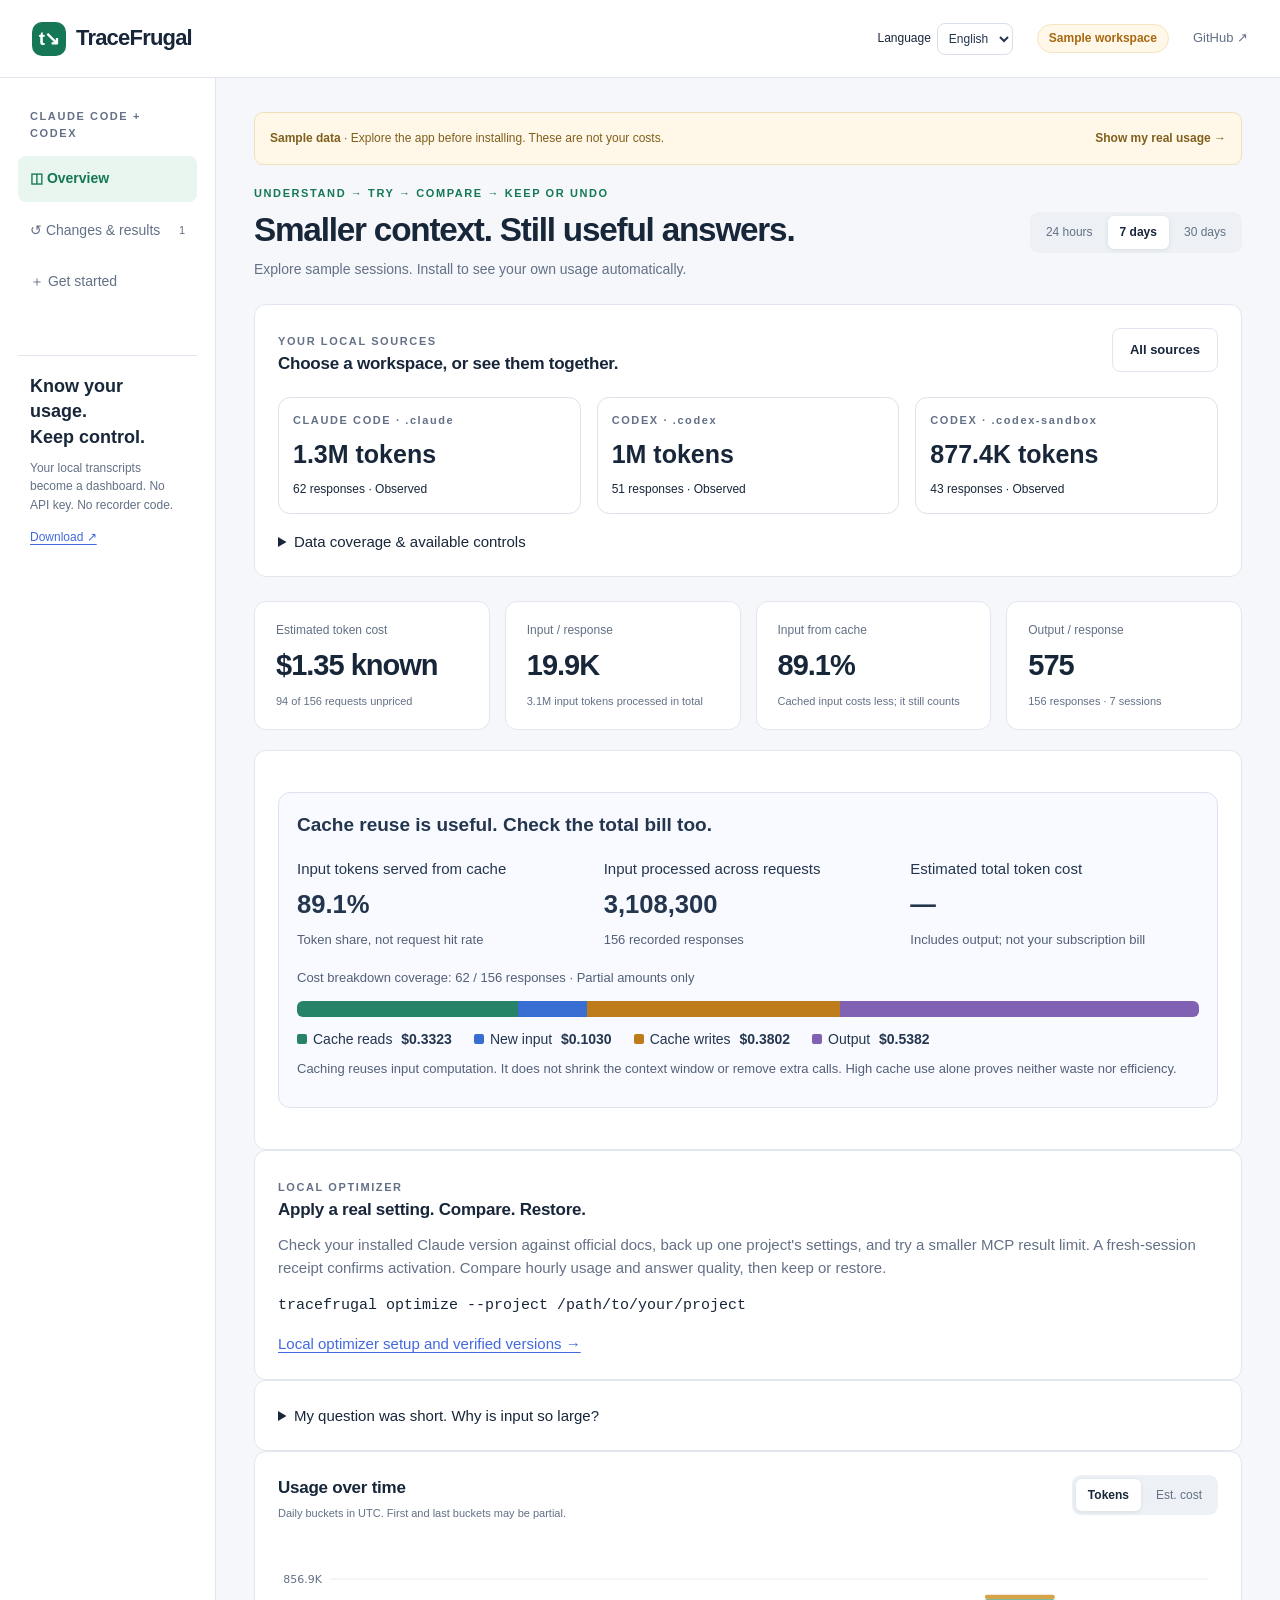
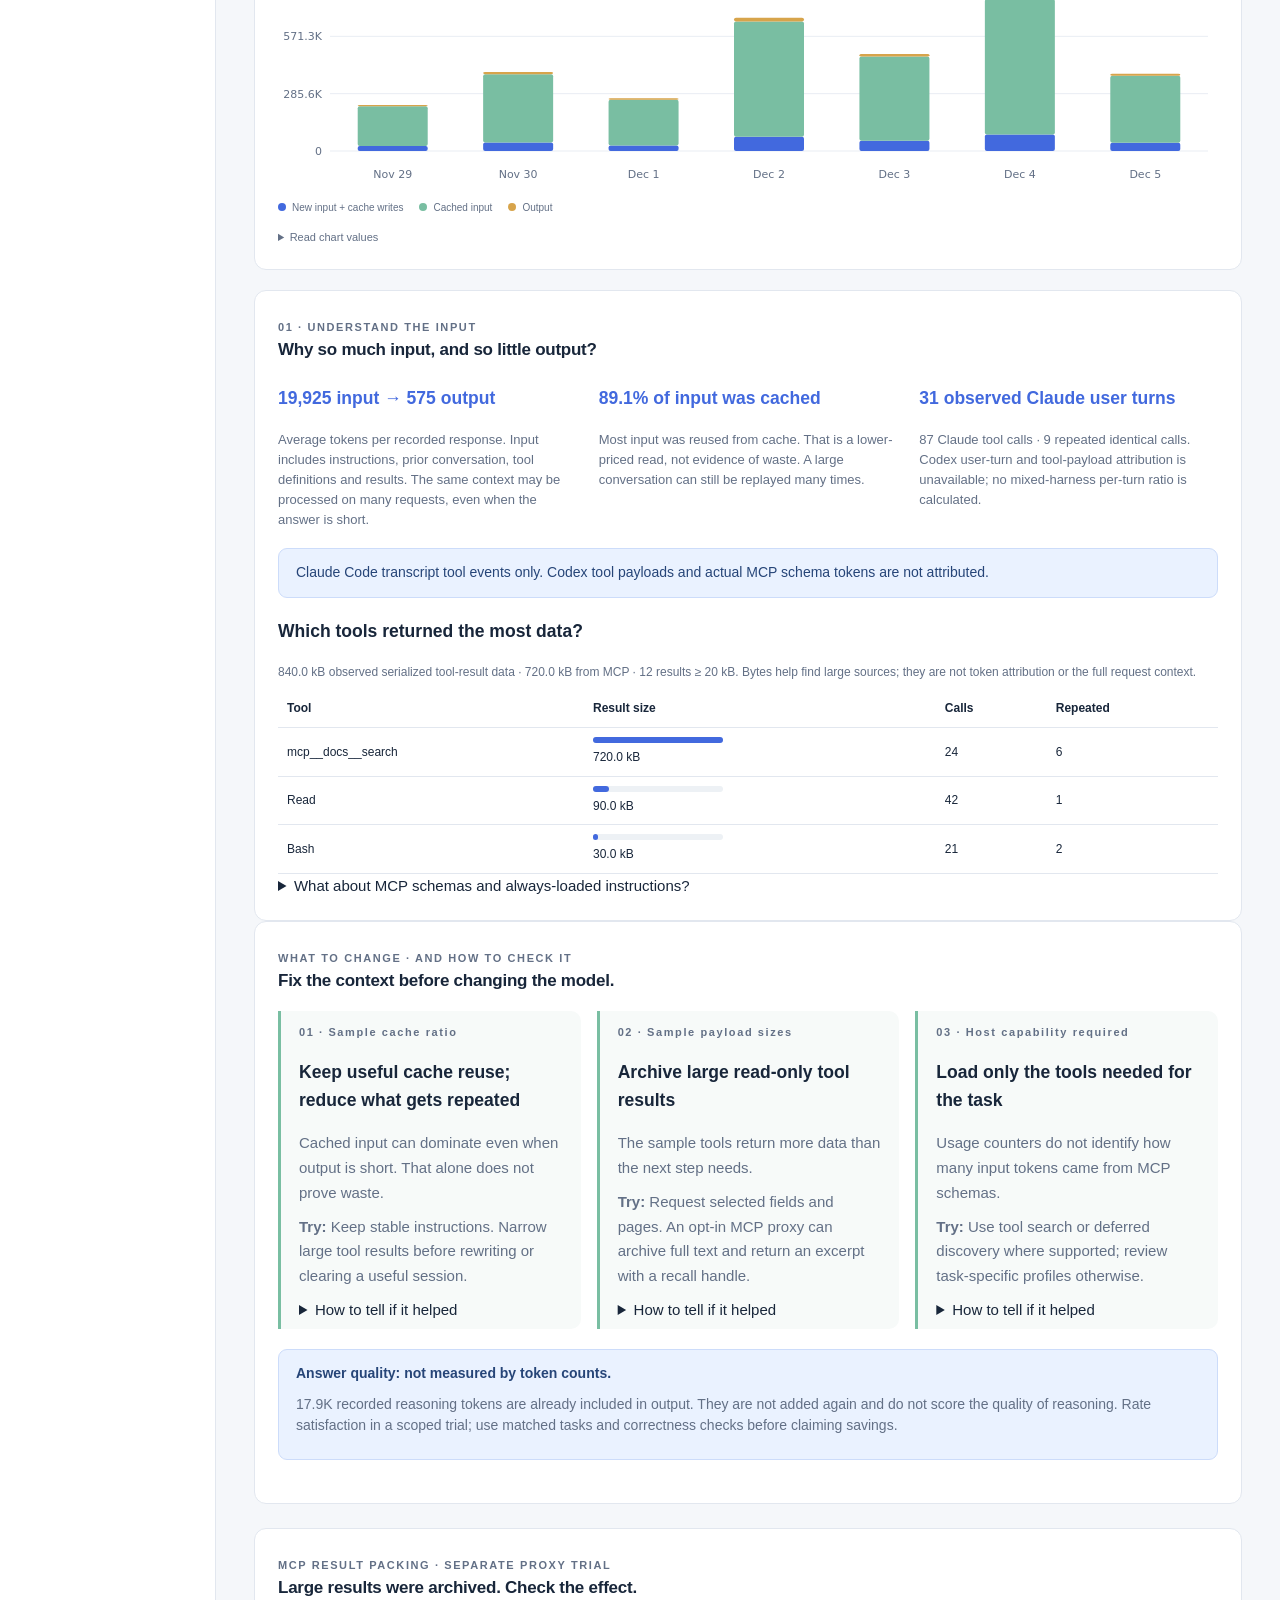
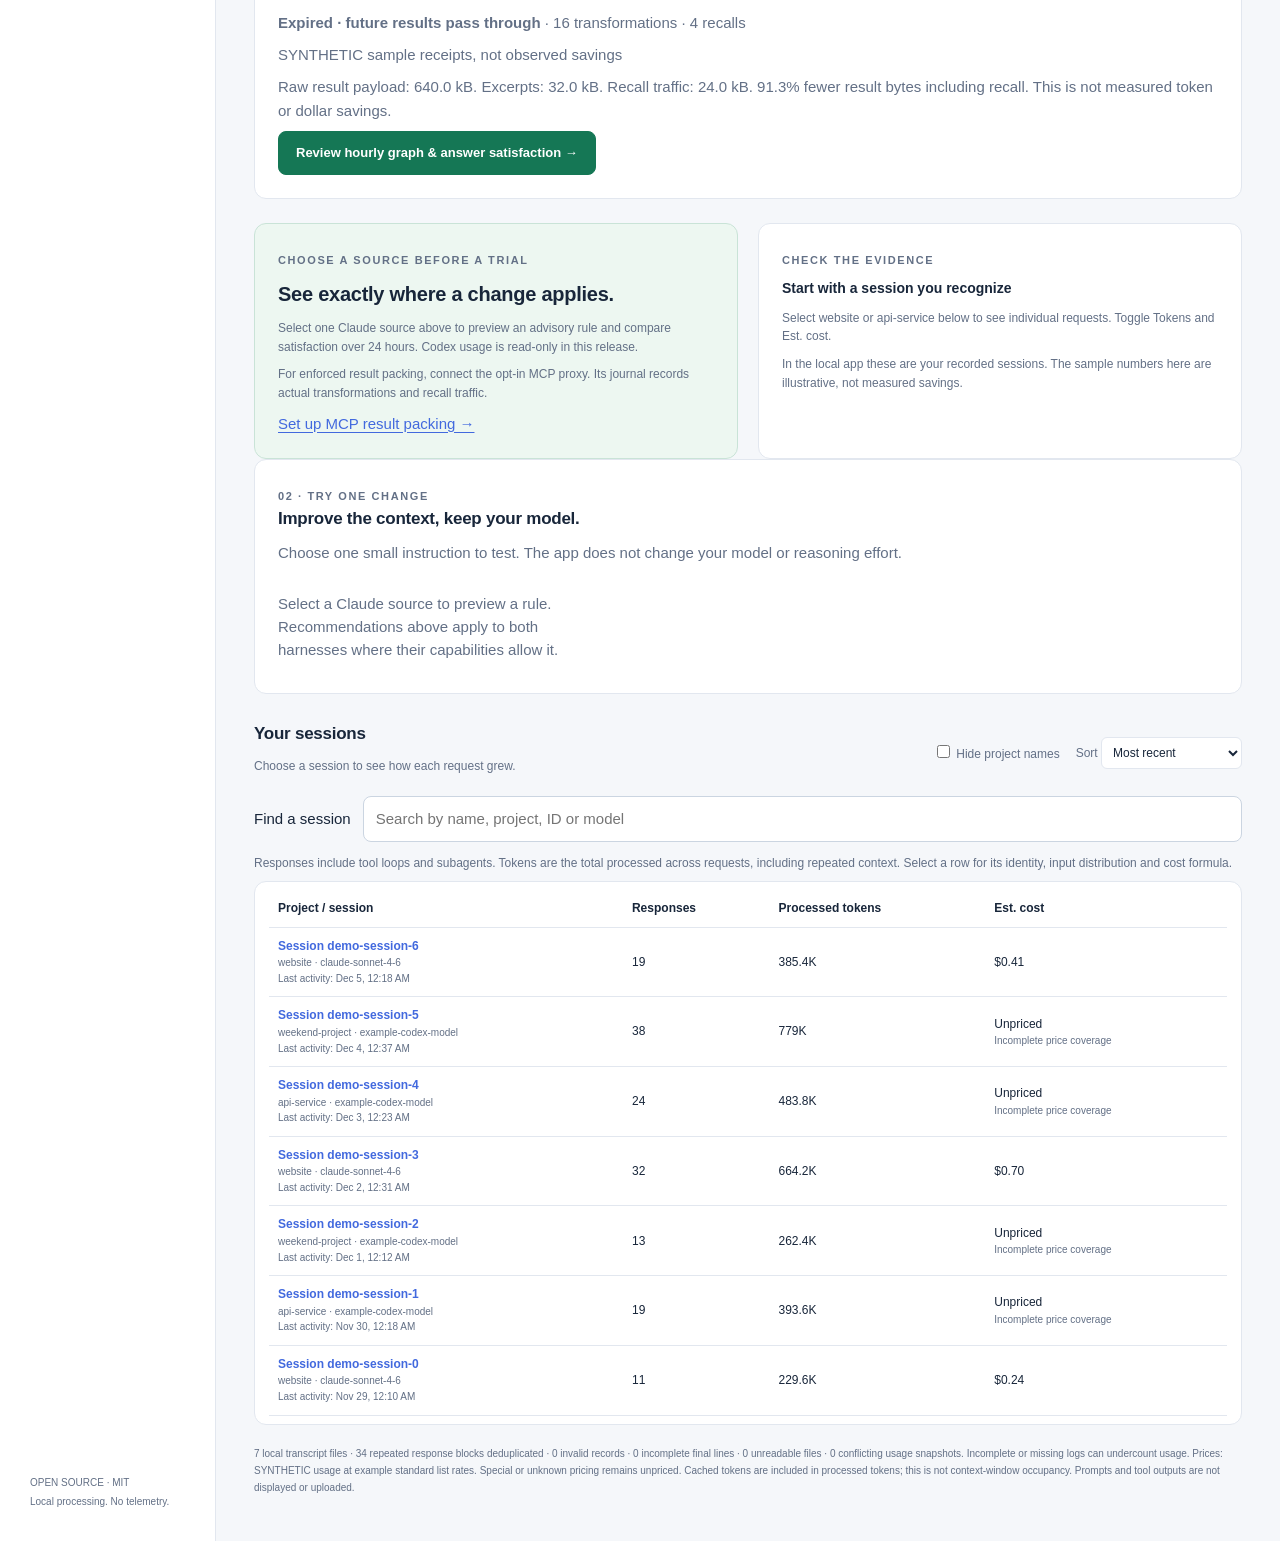
<file: site/index.html>
<!doctype html>
<html lang="en">
<head>
  <meta charset="utf-8"><meta name="viewport" content="width=device-width,initial-scale=1">
  <title>TraceFrugal — Understand and reduce your AI context</title>
  <meta name="description" content="See Claude Code and Codex usage together. Explain large inputs, cache reuse and MCP results. Try smaller context, compare quality and undo. One local Go binary.">
  <meta name="theme-color" content="#f5f7fa">
  <link rel="icon" href="favicon.svg" type="image/svg+xml">
  <link rel="stylesheet" href="dashboard.css"><link rel="stylesheet" href="claude.css"><link rel="stylesheet" href="economics.css">
  <script id="bootstrap" type="application/json">{"mode":"native-demo"}</script>
  <script src="i18n-ko.js" defer></script><script src="i18n.js" defer></script>
  <script src="economics.js" defer></script><script src="inspector.js" defer></script><script src="claude.js" defer></script>
</head>
<body>
<a class="skip" href="#main">Skip to dashboard</a>
<header class="topbar"><a class="brand" href="./"><span class="logo" aria-hidden="true">t↘</span>TraceFrugal</a><div class="top-actions"><label class="language-picker"><span>Language</span><select data-language aria-label="Language"><option value="en" data-no-i18n>English</option><option value="ko" data-no-i18n>한국어</option></select></label><span id="source" class="pill">Loading local usage</span><a href="https://github.com/niceysam/tracefrugal" target="_blank" rel="noreferrer">GitHub ↗</a></div></header>
<div class="layout">
  <aside class="sidebar"><p class="nav-label">CLAUDE CODE + CODEX</p><nav aria-label="Dashboard">
    <button data-view="overview" aria-current="page">◫ Overview</button>
    <button data-view="changes">↺ Changes &amp; results <span id="change-count" class="count">0</span></button>
    <button data-view="setup">＋ Get started</button>
  </nav><div class="sidebar-note"><strong>Know your usage.<br>Keep control.</strong><p>Your local transcripts become a dashboard. No API key. No recorder code.</p><a href="https://github.com/niceysam/tracefrugal/releases/latest">Download ↗</a></div><div class="sidebar-foot">OPEN SOURCE · MIT<br>Local processing. No telemetry.</div></aside>
  <main id="main" tabindex="-1">
    <div id="notice" class="notice" role="status" aria-live="polite"></div>
    <div id="demo-banner" class="demo-banner" hidden><span><strong>Sample data</strong> · Explore the app before installing. These are not your costs.</span><button class="text-button" data-view="setup">Show my real usage →</button></div>
    <section id="overview" class="view">
      <div class="page-heading"><div><p class="eyebrow">UNDERSTAND → TRY → COMPARE → KEEP OR UNDO</p><h1>Smaller context. Still useful answers.</h1><p id="freshness">Reading usage from this computer…</p></div><div class="range" role="group" aria-label="Time range"><button data-days="1">24 hours</button><button data-days="7" aria-pressed="true">7 days</button><button data-days="30">30 days</button></div></div>
      <article id="sources-panel" class="panel" hidden><div class="panel-heading"><div><span class="step">YOUR LOCAL SOURCES</span><h2>Choose a workspace, or see them together.</h2></div><button class="secondary" data-source="">All sources</button></div><div id="sources" class="source-grid"></div><details><summary>Data coverage &amp; available controls</summary><div id="source-details" class="table-wrap"></div><p class="small">These are log stores, not accounts. Shared launchers count once. Custom folders outside your home need an explicit path. Missing data is not zero usage. Unresolved-event counts cover all retained logs; response and legacy counts use the selected period.</p></details></article>
      <div id="empty" class="panel onboarding" hidden><h2>No recorded usage in this view.</h2><p>Check the source status above, expand the time range, or point the app at your custom log directories. Use Claude Code or Codex and keep this dashboard open.</p><pre>tracefrugal watch --claude-dir /path/to/claude --codex-dir /path/to/codex</pre><p>Cloud sessions, Claude Desktop, and ChatGPT conversations are not imported.</p><button class="primary" data-view="setup">Show setup steps</button></div>
      <div id="metrics" class="metrics"></div>
      <article id="cost-economics" class="panel"></article>
      <article class="panel"><span class="step">LOCAL OPTIMIZER</span><h2>Apply a real setting. Compare. Restore.</h2><p>Check your installed Claude version against official docs, back up one project's settings, and try a smaller MCP result limit. A fresh-session receipt confirms activation. Compare hourly usage and answer quality, then keep or restore.</p><pre>tracefrugal optimize --project /path/to/your/project</pre><a href="https://github.com/niceysam/tracefrugal/blob/main/docs/local-optimizer.md">Local optimizer setup and verified versions →</a></article>
      <article class="panel"><details id="input-explainer"><summary>My question was short. Why is input so large?</summary>
        <h3>Input means everything the model receives for this request.</h3>
        <div class="input-flow"><div><b>1 · Your short question</b><p>It joins instructions, available tool definitions and retained history.</p></div><span aria-hidden="true">→</span><div><b>2 · The model generates a tool call</b><p>The code and arguments it generates are output for this request.</p></div><span aria-hidden="true">→</span><div><b>3 · The tool returns a result</b><p>The result becomes input to the next model request. Retained earlier answers also become input.</p></div></div>
        <div class="table-wrap"><table><thead><tr><th>What you see</th><th>How it is counted</th></tr></thead><tbody>
          <tr><td>A generated answer, code or tool-call arguments</td><td>Model output when generated; input again if retained in a later request.</td></tr>
          <tr><td>A browser Result, file contents or command result</td><td>Tool-returned data supplied as model input. It is not model-generated output.</td></tr>
          <tr><td>A terminal diff, progress log or truncated preview</td><td>Screen formatting does not establish billed tokens. Use provider usage receipts.</td></tr>
        </tbody></table></div>
        <label for="replay-count">Example: model requests using the same 100k input</label> <input id="replay-count" type="range" min="1" max="20" value="10"> <strong id="replay-total"></strong>
        <p class="small">Illustration only: 100k input per request × request count. Real context grows, is trimmed or compacted. Cache hits lower the applicable rate but still count as input; reuse is not guaranteed.</p>
        <p>Reduce oversized tool results and unnecessary round trips first. Preserve useful cached context. These logs do not measure the exact share of your question, instructions, schemas and history.</p>
        <a href="https://developers.openai.com/api/docs/guides/function-calling" target="_blank" rel="noreferrer">Official tool-calling flow ↗</a> · <a href="https://developers.openai.com/api/docs/guides/prompt-caching" target="_blank" rel="noreferrer">Official prompt-cache accounting ↗</a>
      </details></article>
      <article class="panel usage-chart">
        <div class="panel-heading"><div><h2 id="chart-title">Usage over time</h2><p id="chart-caption">Recorded input, cache, and output tokens.</p></div><div class="range" role="group" aria-label="Chart units"><button data-unit="tokens" aria-pressed="true">Tokens</button><button data-unit="cost">Est. cost</button></div></div>
        <div id="chart" class="chart"></div><div id="legend" class="legend"></div>
        <details class="chart-data"><summary>Read chart values</summary><div id="chart-values" class="table-wrap"></div></details>
      </article>
      <article id="session-inspector" class="panel" hidden></article>
      <article class="panel diagnosis"><span class="step">01 · UNDERSTAND THE INPUT</span><h2>Why so much input, and so little output?</h2><div id="diagnosis"></div><div id="tool-sources"></div></article>
      <article id="recommendations-panel" class="panel" hidden><span class="step">WHAT TO CHANGE · AND HOW TO CHECK IT</span><h2>Fix the context before changing the model.</h2><div id="recommendations" class="recommendation-grid"></div><div id="quality" class="notice"></div></article>
      <article id="packing-panel" class="panel" hidden></article>
      <div class="insight-grid">
        <article id="trial-card" class="panel"></article>
        <article class="panel"><span class="step">CHECK THE EVIDENCE</span><div id="findings"></div></article>
      </div>
      <article class="panel"><span class="step">02 · TRY ONE CHANGE</span><h2>Improve the context, keep your model.</h2><p>Choose one small instruction to test. The app does not change your model or reasoning effort.</p><div id="recipes" class="recipe-grid"></div></article>
      <div class="section-heading"><div><h2>Your sessions</h2><p class="small">Choose a session to see how each request grew.</p></div><div class="session-tools"><label><input type="checkbox" id="hide-names"> Hide project names</label><label>Sort <select id="session-sort"><option value="recent">Most recent</option><option value="tokens">Most tokens</option><option value="cost">Highest known cost</option></select></label></div></div>
      <label class="session-search" for="session-search">Find a session <input id="session-search" type="search" placeholder="Search by name, project, ID or model"></label>
      <p class="small">Responses include tool loops and subagents. Tokens are the total processed across requests, including repeated context. Select a row for its identity, input distribution and cost formula.</p>
      <div id="sessions" class="panel table-wrap"></div>
      <p id="coverage" class="footnote"></p>
    </section>
    <section id="changes" class="view" hidden>
      <div class="page-heading"><div><p class="eyebrow">03 · COMPARE TOKENS AND SATISFACTION</p><h1>Did smaller context help?</h1><p>The previous 24 hours vs. up to 24 hours after a change. Hourly observations and your ratings stay on this computer.</p></div></div>
      <div class="notice">Different workloads can change the numbers. Per-response and per-user-turn comparisons help, but do not match task difficulty. Satisfaction is your assessment of the answers and reasoning; it is not an automated quality test.</div>
      <div id="changes-list"></div>
      <div id="packing-history"></div>
    </section>
    <section id="setup" class="view" hidden>
      <div class="page-heading"><div><p class="eyebrow">GET STARTED</p><h1>Your own data, in two steps.</h1><p>For people who use Claude Code or Codex on a Mac, Windows PC, or Linux computer.</p></div></div>
      <div class="connect-grid">
        <article class="panel"><span class="step">01 · DOWNLOAD</span><h2>Get the app for your computer.</h2><p>Download and extract the archive for your operating system. No Go, Python, API key, or sign-up is needed.</p><a id="download" class="primary link-button" href="https://github.com/niceysam/tracefrugal/releases/latest" target="_blank" rel="noreferrer">Download TraceFrugal ↗</a><p class="small">macOS: arm64 for Apple Silicon, amd64 for Intel.<br>Windows: amd64 for most PCs, arm64 for ARM PCs.<br>Linux: choose the matching processor architecture.</p></article>
        <article class="panel"><span class="step">02 · OPEN</span><h2>Run one command.</h2><p>In a terminal opened in the extracted folder:</p><pre id="launch-command">./tracefrugal</pre><button id="copy-command" class="secondary">Copy command</button><p>The app opens your browser, finds local Claude Code and Codex stores, and refreshes automatically. Keep its terminal running.</p><p class="small">If a browser does not open, use the printed local URL. On macOS, if the downloaded app is blocked, review it in Privacy &amp; Security and choose Open Anyway only if you trust the download. The release is not notarized.</p></article>
      </div>
      <article class="panel connect-footer"><h2>What connects automatically?</h2><div class="table-wrap"><table><thead><tr><th>Source</th><th>How it works</th></tr></thead><tbody><tr><td>Claude Code</td><td>Local JSONL discovery in ~/.claude and ~/.claude-*; also CLAUDE_CONFIG_DIR. Main sessions and recorded subagents.</td></tr><tr><td>Codex</td><td>Local sessions and archived_sessions in ~/.codex and ~/.codex-*; also CODEX_HOME. Request receipts preferred; older snapshots have explicit coverage limits. Native Codex costs remain unpriced.</td></tr><tr><td>Claude Code with Bedrock or another provider</td><td>Tokens when recorded in the same format. Provider-specific model IDs may remain unpriced.</td></tr><tr><td>OpenAI / Anthropic API applications</td><td>Available through the <a href="https://github.com/niceysam/tracefrugal/blob/main/docs/live-dashboard.md">API recorder and evaluator</a>. Requires integration.</td></tr><tr><td>ChatGPT, Claude Desktop, web conversations</td><td>No native import.</td></tr></tbody></table></div><p>Prices are token-based estimates, not a subscription bill or a plan-limit meter. Your provider's billing page remains authoritative.</p><a href="https://github.com/niceysam/tracefrugal/blob/main/docs/native-usage.md">Coverage, accounting, privacy and custom sources →</a></article>
    </section>
  </main>
</div>
<dialog id="trial-dialog"><form method="dialog"><button class="close" aria-label="Close">×</button></form><span class="step">ONE RULE · 24-HOUR OBSERVATION</span><h2 id="trial-title">Try a context rule</h2><p>This creates <code>rules/tracefrugal-context.md</code> in your Claude config directory, usually <code>~/.claude</code>. It applies across projects using that directory and adds a small instruction to context.</p><pre id="trial-rule" class="rule-preview"></pre><label for="before-rating">How satisfied are you with the current answers and reasoning?</label><select id="before-rating"><option value="">Choose a rating</option><option value="1">1 · Very dissatisfied</option><option value="2">2 · Dissatisfied</option><option value="3">3 · Mixed</option><option value="4">4 · Satisfied</option><option value="5">5 · Very satisfied</option></select><p>Start a new Claude Code session and verify the rule is loaded with <code>/context</code>. This is an instruction, not enforced output compression. The app records usage; it cannot prove Claude followed the rule.</p><p>The rule stays active after 24 hours until you remove it. Keep the app running for hourly updates, or reopen it to catch up from retained logs.</p><div class="dialog-actions"><button class="secondary" data-close="trial-dialog">Cancel</button><button id="apply-trial" class="primary">Add rule &amp; start trial</button></div></dialog>
<dialog id="restore-dialog"><form method="dialog"><button class="close" aria-label="Close">×</button></form><span class="step">UNDO THE CONTEXT RULE</span><h2>Remove the trial instruction?</h2><p>Only the rule created by this trial is removed. Restore refuses if it was edited elsewhere. Your observations and satisfaction ratings remain in history.</p><p>Start a new Claude Code session so the removed instruction is no longer in context. This cannot refund calls or undo work Claude already performed.</p><div class="dialog-actions"><button class="secondary" data-close="restore-dialog">Keep rule</button><button id="restore-trial" class="primary">Remove trial rule</button></div></dialog>
<noscript>This dashboard needs JavaScript. Run tracefrugal claude --json for an export.</noscript>
</body></html>
</file>
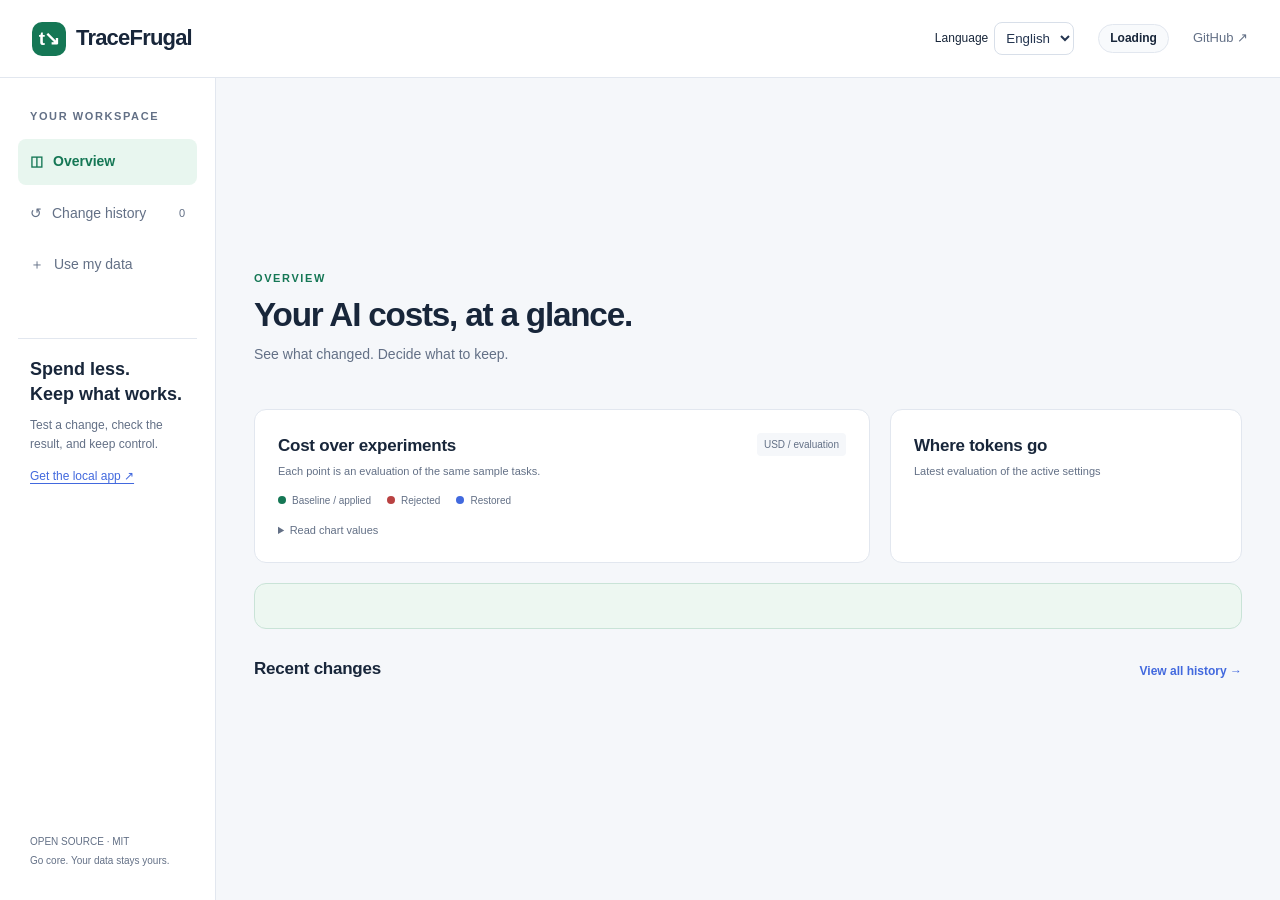
<file: internal/webui/index.html>
<!doctype html>
<html lang="en">
<head>
  <meta charset="utf-8">
  <meta name="viewport" content="width=device-width,initial-scale=1">
  <meta name="description" content="See AI token costs, try an optimization, and undo a change. A visual, local-first dashboard with an interactive demo.">
  <meta name="theme-color" content="#f5f7fa">
  <title>TraceFrugal — Your AI cost cockpit</title>
  <link rel="icon" href="favicon.svg" type="image/svg+xml">
  <link rel="stylesheet" href="dashboard.css">
  <script id="bootstrap" type="application/json">{{.}}</script>
  <script src="i18n-ko.js" defer></script><script src="i18n.js" defer></script>
  <script src="dashboard.js" defer></script>
</head>
<body>
<a class="skip" href="#main">Skip to dashboard</a>
<header class="topbar">
  <a class="brand" href="./"><span class="logo" aria-hidden="true">t↘</span>TraceFrugal</a>
  <div class="top-actions"><label class="language-picker"><span>Language</span><select data-language aria-label="Language"><option value="en" data-no-i18n>English</option><option value="ko" data-no-i18n>한국어</option></select></label><span id="source-badge" class="pill">Loading</span><a href="https://github.com/niceysam/tracefrugal" target="_blank" rel="noreferrer">GitHub ↗</a></div>
</header>
<div class="layout">
  <aside class="sidebar">
    <p class="nav-label">YOUR WORKSPACE</p>
    <nav aria-label="Dashboard">
      <button data-view="overview" aria-current="page"><span aria-hidden="true">◫</span> Overview</button>
      <button data-view="history"><span aria-hidden="true">↺</span> Change history <span id="history-count" class="count">0</span></button>
      <button data-view="connect"><span aria-hidden="true">＋</span> Use my data</button>
    </nav>
    <div class="sidebar-note"><strong>Spend less.<br>Keep what works.</strong><p>Test a change, check the result, and keep control.</p><a href="https://github.com/niceysam/tracefrugal/releases/latest" target="_blank" rel="noreferrer">Get the local app ↗</a></div>
    <div class="sidebar-foot">OPEN SOURCE · MIT<br>Go core. Your data stays yours.</div>
  </aside>
  <main id="main" tabindex="-1">
    <div id="notice" class="notice" role="status" aria-live="polite"></div>
    <section id="overview" class="view">
      <div class="page-heading"><div><p class="eyebrow">OVERVIEW</p><h1>Your AI costs, at a glance.</h1><p id="subtitle">See what changed. Decide what to keep.</p></div><div id="quick-action"></div></div>
      <div id="demo-banner" class="demo-banner" hidden><span><strong>Interactive demo</strong> · Sample data. No account or installation needed.</span><button id="reset" class="text-button">Reset demo ↺</button></div>
      <div id="metrics" class="metrics"></div>
      <div class="chart-grid">
        <article class="panel trend-panel">
          <div class="panel-heading"><div><h2 id="trend-title">Cost over experiments</h2><p id="trend-caption">Each point is an evaluation of the same sample tasks.</p></div><span class="unit">USD / evaluation</span></div>
          <div id="trend" class="chart"></div>
          <div id="trend-legend" class="legend"><span><i class="dot green"></i>Baseline / applied</span><span><i class="dot red"></i>Rejected</span><span><i class="dot blue"></i>Restored</span></div>
          <details class="chart-data"><summary>Read chart values</summary><div id="chart-table" class="table-wrap"></div></details>
        </article>
        <article class="panel token-panel">
          <div class="panel-heading"><div><h2>Where tokens go</h2><p id="token-caption">Latest evaluation of the active settings</p></div></div>
          <div id="tokens"></div>
        </article>
      </div>
      <article id="next-action" class="action-card"></article>
      <div class="section-heading"><h2>Recent changes</h2><button class="text-button" data-view="history">View all history →</button></div>
      <div id="recent"></div>
      <p class="footnote" id="scope-note"></p>
    </section>
    <section id="history" class="view" hidden>
      <div class="page-heading"><div><p class="eyebrow">CHANGE HISTORY</p><h1>Every decision has a trail.</h1><p>Applied changes, rejected trials, and rollbacks stay in one place.</p></div></div>
      <div id="history-summary"></div>
      <div id="history-list"></div>
    </section>
    <section id="connect" class="view" hidden>
      <div class="page-heading"><div><p class="eyebrow">USE MY DATA</p><h1>Start with what you have.</h1><p>Choose a file to explore, or connect an application for ongoing use.</p></div></div>
      <div class="connect-grid">
        <article class="panel">
          <span class="step">01 · NO INSTALLATION</span><h2>Open a usage report</h2>
          <p>Already have a TraceFrugal JSON report? Open it here to see your costs and token breakdown. The file is read in your browser and is never uploaded.</p>
          <label class="upload" for="report-file"><span aria-hidden="true">↥</span><strong>Choose a report</strong><small>TraceFrugal report JSON · up to 4 MB</small></label>
          <input id="report-file" type="file" accept=".json,application/json">
          <p id="import-message" role="status"></p>
          <details><summary>How do I make this report?</summary><p>With recorded usage and your model prices:</p><pre>tracefrugal report --trace run.jsonl --prices prices.json --format json &gt; report.json</pre><p>Export a report, not raw prompts or API credentials.</p><a href="https://github.com/niceysam/tracefrugal/blob/main/docs/live-dashboard.md">Set up usage recording →</a></details>
        </article>
        <article class="panel">
          <span class="step">02 · ONGOING USE</span><h2>Connect an AI application</h2>
          <p>Record the usage returned by your API. The local app refreshes the dashboard as requests arrive.</p>
          <div class="providers" role="group" aria-label="Choose a source"><button class="provider" data-provider="openai" aria-pressed="true">OpenAI</button><button class="provider" data-provider="anthropic" aria-pressed="false">Anthropic</button><button class="provider" data-provider="other" aria-pressed="false">Other / CLI</button></div>
          <div id="provider-guide"></div>
          <a class="primary link-button" href="https://github.com/niceysam/tracefrugal/blob/main/docs/live-dashboard.md" target="_blank" rel="noreferrer">Open the connection guide ↗</a>
        </article>
      </div>
      <article class="panel connect-footer"><h2>Want automatic optimization?</h2><p>Connect a task evaluator and have your application read the managed settings. TraceFrugal tests a candidate, checks cost per successful task, and only applies it if the configured checks pass. The dashboard shows results and offers rollback. A browser report alone cannot change your application.</p><a href="https://github.com/niceysam/tracefrugal/blob/main/docs/experiments.md" target="_blank" rel="noreferrer">Set up automatic trials and hourly evaluations →</a></article>
    </section>
    <noscript>This dashboard needs JavaScript. Offline HTML reports are available from the TraceFrugal CLI.</noscript>
  </main>
</div>
<dialog id="undo-dialog">
  <form method="dialog"><button class="close" aria-label="Close">×</button></form>
  <span class="step">YOU ARE IN CONTROL</span><h2>Restore the previous settings?</h2><p id="undo-description"></p><p>Future experiments pause. Recorded usage, costs, and history are kept.</p>
  <div class="dialog-actions"><button id="cancel-undo" class="secondary">Keep current settings</button><button id="confirm-undo" class="primary">Restore &amp; pause</button></div>
</dialog>
</body></html>
</file>
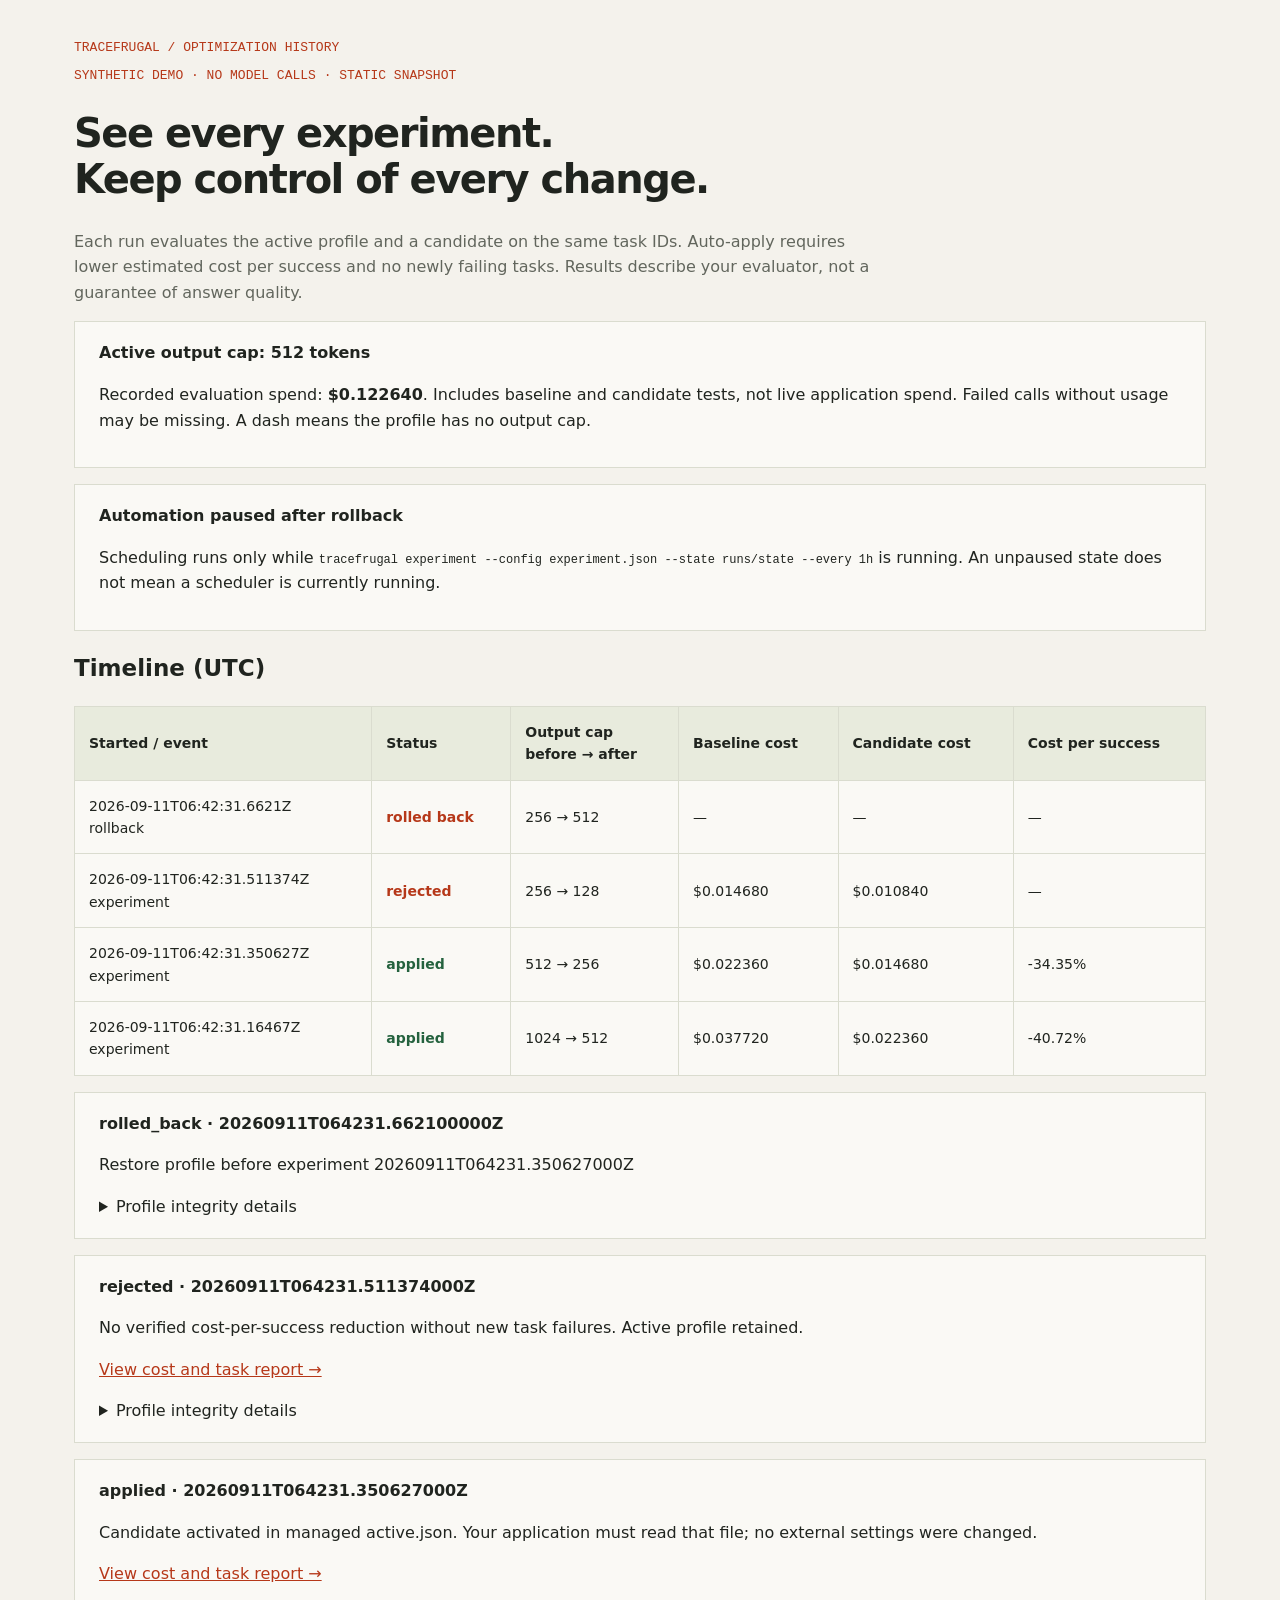
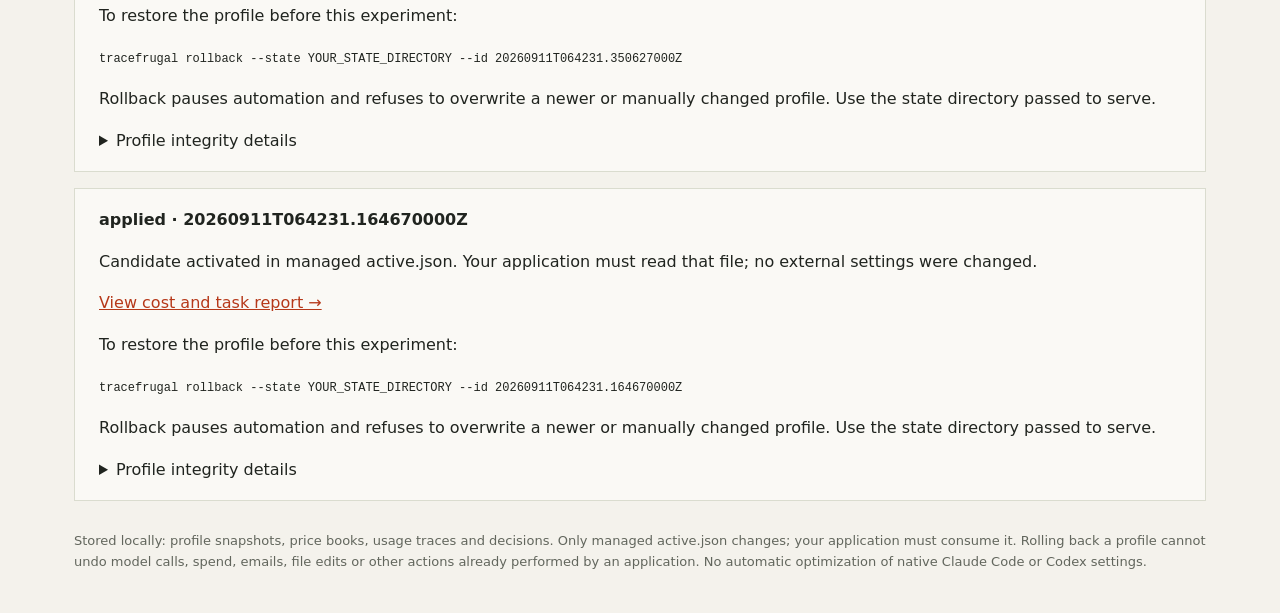
<file: site/example-history.html>
<!doctype html><html lang="en"><head><meta charset="utf-8"><meta name="viewport" content="width=device-width,initial-scale=1">
<title>TraceFrugal — Optimization history</title><style>
*{box-sizing:border-box}body{margin:0;background:#f4f2ec;color:#20241f;font:16px/1.6 system-ui,sans-serif}main{max-width:1180px;margin:auto;padding:40px 24px}h1{font-size:40px;letter-spacing:-1.5px;line-height:1.15}h2{font-size:23px}.label{font:13px monospace;color:#b63819}.intro{max-width:800px;color:#62665d}.scroll{overflow:auto}table{border-collapse:collapse;width:100%;background:#faf9f5;font-size:14px}td,th{text-align:left;padding:14px;border:1px solid #dadccf}th{background:#e8ebdd}code{overflow-wrap:anywhere;font-size:12px}.status{font-weight:700}.applied{color:#24623e}.rejected,.error,.rolled_back{color:#b63819}article{padding:18px 24px;background:#faf9f5;border:1px solid #dadccf;margin:16px 0}footer{margin-top:30px;color:#62665d;font-size:13px}a{color:#b63819}
</style></head><body><main><div class="label">TRACEFRUGAL / OPTIMIZATION HISTORY</div>
<p class="label">SYNTHETIC DEMO · NO MODEL CALLS · STATIC SNAPSHOT</p><h1>See every experiment.<br>Keep control of every change.</h1>
<p class="intro">Each run evaluates the active profile and a candidate on the same task IDs. Auto-apply requires lower estimated cost per success and no newly failing tasks. Results describe your evaluator, not a guarantee of answer quality.</p>
<article><strong>Active output cap: 512 tokens</strong><p>Recorded evaluation spend: <strong>$0.122640</strong>. Includes baseline and candidate tests, not live application spend. Failed calls without usage may be missing. A dash means the profile has no output cap.</p></article>
<article><strong>Automation paused after rollback</strong><p>Scheduling runs only while <code>tracefrugal experiment --config experiment.json --state runs/state --every 1h</code> is running. An unpaused state does not mean a scheduler is currently running.</p></article>
<h2>Timeline (UTC)</h2><div class="scroll"><table><thead><tr><th>Started / event</th><th>Status</th><th>Output cap<br>before → after</th><th>Baseline cost</th><th>Candidate cost</th><th>Cost per success</th></tr></thead><tbody>
<tr><td>2026-09-11T06:42:31.6621Z<br>rollback</td><td class="status rolled_back">rolled back</td><td>256 → 512</td><td>—</td><td>—</td><td>—</td></tr><tr><td>2026-09-11T06:42:31.511374Z<br>experiment</td><td class="status rejected">rejected</td><td>256 → 128</td><td>$0.014680</td><td>$0.010840</td><td>—</td></tr><tr><td>2026-09-11T06:42:31.350627Z<br>experiment</td><td class="status applied">applied</td><td>512 → 256</td><td>$0.022360</td><td>$0.014680</td><td>-34.35%</td></tr><tr><td>2026-09-11T06:42:31.16467Z<br>experiment</td><td class="status applied">applied</td><td>1024 → 512</td><td>$0.037720</td><td>$0.022360</td><td>-40.72%</td></tr>
</tbody></table></div>
<article><strong>rolled_back · 20260911T064231.662100000Z</strong><p>Restore profile before experiment 20260911T064231.350627000Z</p>


<details><summary>Profile integrity details</summary><small>Before SHA-256: <code>0a4826e955b7a98309ea6f2116408559a3b3ecdd7052130d63c54bed43bd31b1</code><br>After SHA-256: <code>45baf2426ed1091920558ea17fd006ffb3bdacc2b49e881d72db0995f6d0c77f</code></small></details></article><article><strong>rejected · 20260911T064231.511374000Z</strong><p>No verified cost-per-success reduction without new task failures. Active profile retained.</p>
<p><a href="experiment-20260911T064231.511374000Z.html">View cost and task report →</a></p>

<details><summary>Profile integrity details</summary><small>Before SHA-256: <code>0a4826e955b7a98309ea6f2116408559a3b3ecdd7052130d63c54bed43bd31b1</code><br>After SHA-256: <code>c6baaf6bab8c6df20889c9976ecae71ae0c73b0e9d55f2e23ef550eed2568d0e</code></small></details></article><article><strong>applied · 20260911T064231.350627000Z</strong><p>Candidate activated in managed active.json. Your application must read that file; no external settings were changed.</p>
<p><a href="experiment-20260911T064231.350627000Z.html">View cost and task report →</a></p>
<p>To restore the profile before this experiment:</p><code>tracefrugal rollback --state YOUR_STATE_DIRECTORY --id 20260911T064231.350627000Z</code><p>Rollback pauses automation and refuses to overwrite a newer or manually changed profile. Use the state directory passed to serve.</p>
<details><summary>Profile integrity details</summary><small>Before SHA-256: <code>45baf2426ed1091920558ea17fd006ffb3bdacc2b49e881d72db0995f6d0c77f</code><br>After SHA-256: <code>0a4826e955b7a98309ea6f2116408559a3b3ecdd7052130d63c54bed43bd31b1</code></small></details></article><article><strong>applied · 20260911T064231.164670000Z</strong><p>Candidate activated in managed active.json. Your application must read that file; no external settings were changed.</p>
<p><a href="experiment-20260911T064231.164670000Z.html">View cost and task report →</a></p>
<p>To restore the profile before this experiment:</p><code>tracefrugal rollback --state YOUR_STATE_DIRECTORY --id 20260911T064231.164670000Z</code><p>Rollback pauses automation and refuses to overwrite a newer or manually changed profile. Use the state directory passed to serve.</p>
<details><summary>Profile integrity details</summary><small>Before SHA-256: <code>b71c7b9767bbe599eb48d5752f0362790139d7a178f39f77bc8696a37c749fc7</code><br>After SHA-256: <code>45baf2426ed1091920558ea17fd006ffb3bdacc2b49e881d72db0995f6d0c77f</code></small></details></article>
<footer>Stored locally: profile snapshots, price books, usage traces and decisions. Only managed active.json changes; your application must consume it. Rolling back a profile cannot undo model calls, spend, emails, file edits or other actions already performed by an application. No automatic optimization of native Claude Code or Codex settings.</footer>
</main></body></html>
</file>
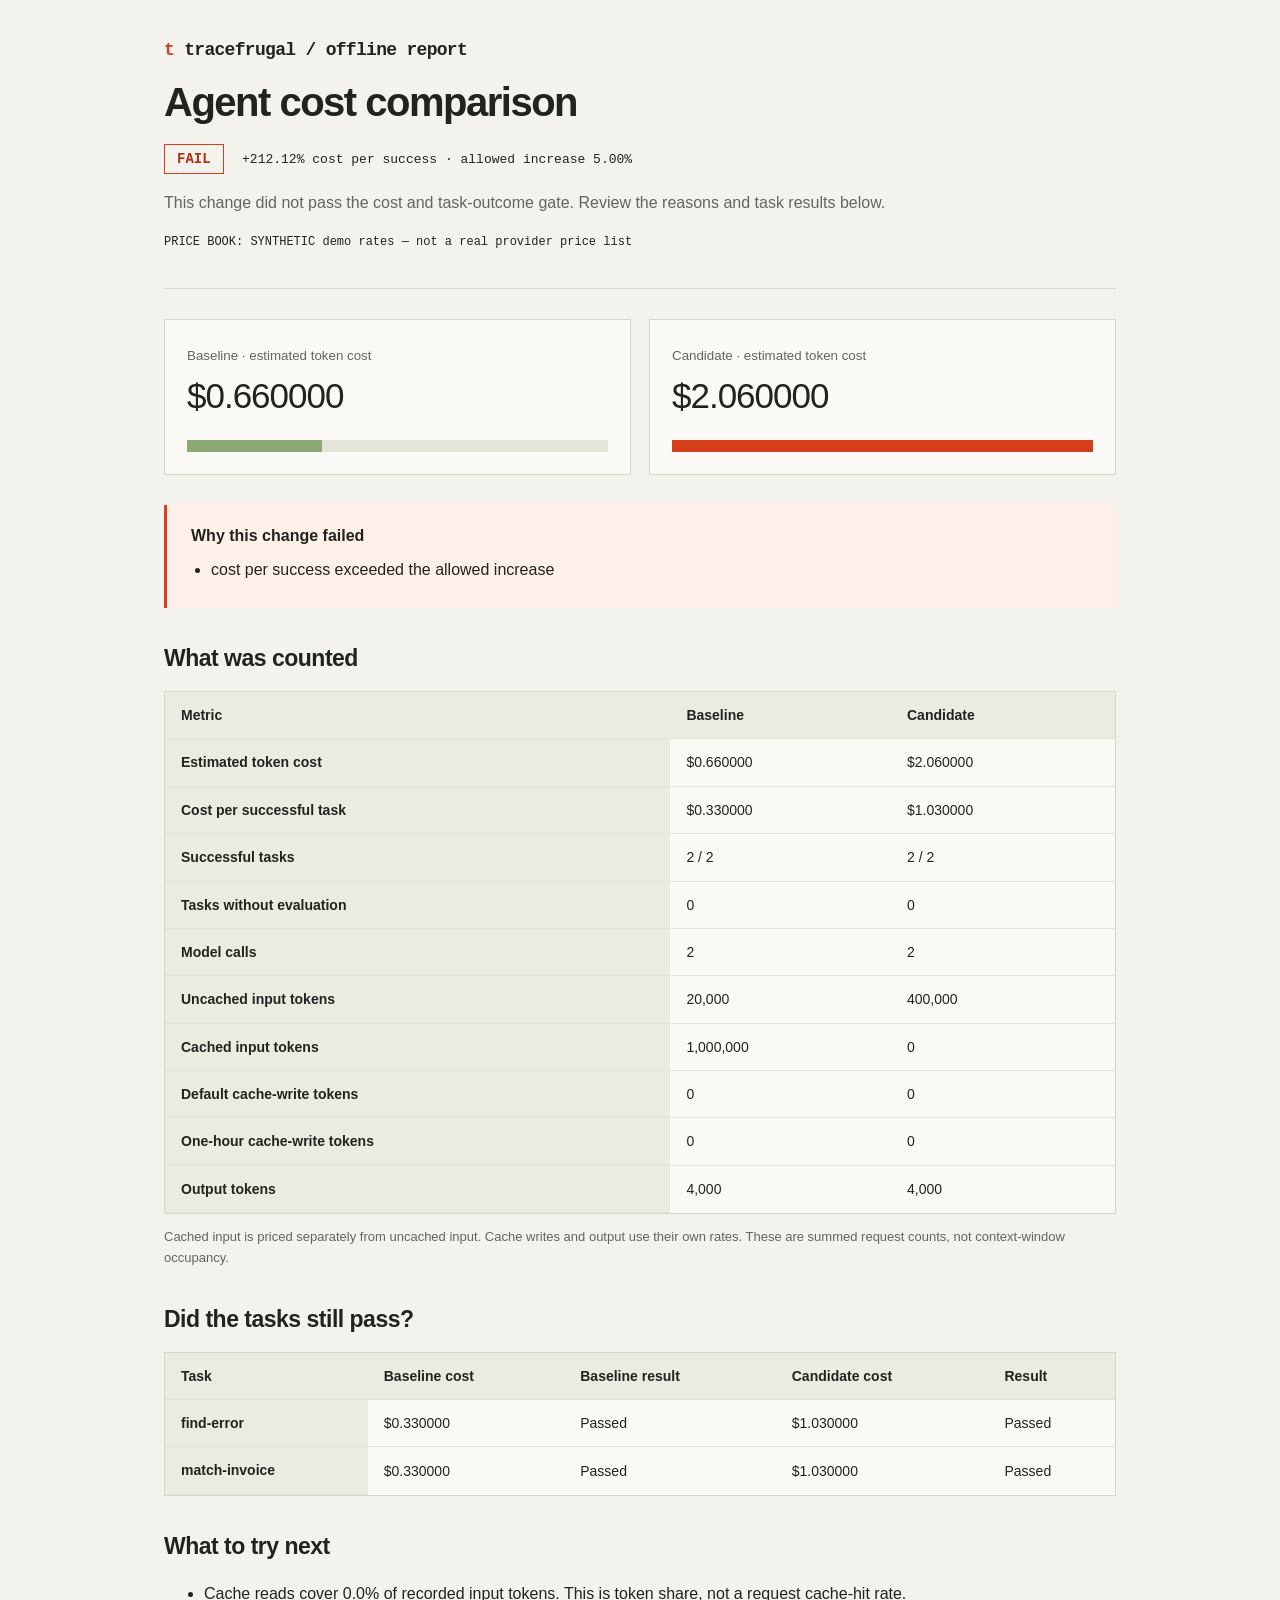
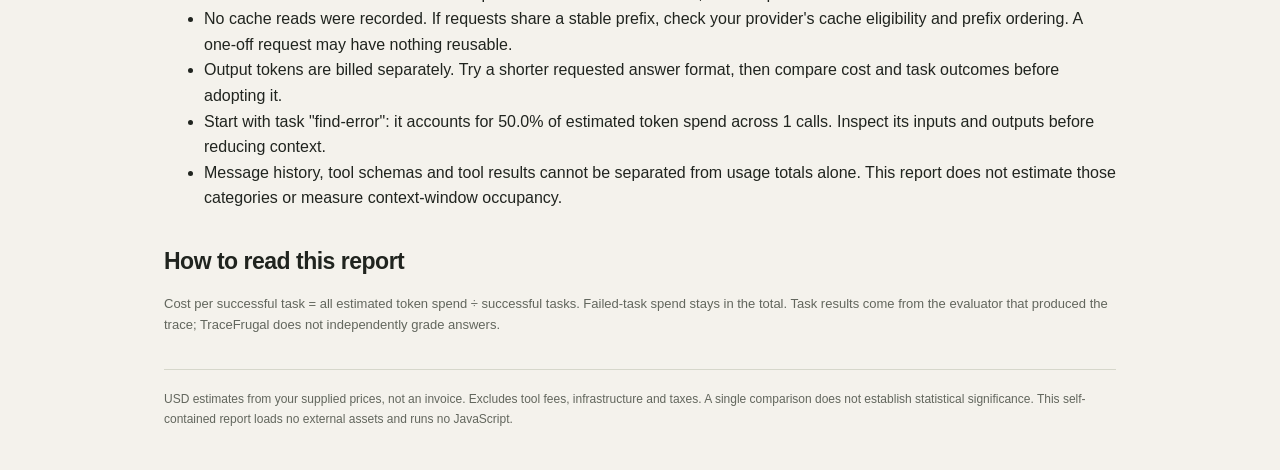
<file: site/example-report.html>
<!doctype html>
<html lang="en"><head><meta charset="utf-8"><meta name="viewport" content="width=device-width,initial-scale=1">
<title>TraceFrugal — Agent cost comparison</title>
<style>
:root{color-scheme:light}*{box-sizing:border-box}body{margin:0;background:#f4f2ec;color:#20241f;font:16px/1.6 Arial,Helvetica,sans-serif}
main{max-width:1000px;margin:0 auto;padding:40px 24px}header{border-bottom:1px solid #d6d7cb;padding-bottom:24px}
.brand{font:700 18px monospace;letter-spacing:-.7px}.brand span{color:#d63e1c}h1{font-size:40px;line-height:1.1;letter-spacing:-1.5px;margin:20px 0}
.summary{color:#62665d;max-width:760px}.badge{display:inline-block;border:1px solid #d63e1c;color:#b22f14;padding:3px 12px;font:700 14px/1.6 monospace}
.badge.pass{border-color:#2e6943;color:#2e6943}.badge.report{border-color:#62665d;color:#62665d}.delta{font:13px monospace;margin-left:14px}
.cards{display:grid;grid-template-columns:repeat(auto-fit,minmax(230px,1fr));gap:18px;margin:30px 0}.card{background:#faf9f5;border:1px solid #d6d7cb;padding:22px}.card small{color:#62665d}.card strong{display:block;font-size:35px;font-weight:500;letter-spacing:-1px}
.track{height:12px;background:#e3e5da;margin-top:16px}.bar{height:12px;background:#8ea975}.bar.candidate{background:#d63e1c}
h2{font-size:23px;letter-spacing:-.5px;margin:32px 0 14px}.table-wrap{overflow:auto;border:1px solid #d6d7cb;background:#faf9f5}
table{border-collapse:collapse;width:100%;font-size:14px}th,td{text-align:left;padding:12px 16px;border-bottom:1px solid #e3e3d9}th{font-weight:600;background:#eaece1}tr:last-child td{border-bottom:0}.regressed{background:#fff0e9}.regressed td:last-child{color:#b22f14;font-weight:700}
.note{font-size:13px;color:#62665d}.reasons{padding:18px 24px;background:#fff0e9;border-left:3px solid #d63e1c}.reasons ul{margin:8px 0;padding-left:20px}
.label{font:12px/1.7 monospace;overflow-wrap:anywhere}footer{margin-top:34px;border-top:1px solid #d6d7cb;padding-top:20px;color:#62665d;font-size:12px}
@media(max-width:600px){h1{font-size:32px}.delta{display:block;margin:12px 0}.card strong{font-size:30px}th,td{padding:10px}}
@media print{body{background:white}main{padding:0}.card,.table-wrap{break-inside:avoid}h2{break-after:avoid}}
</style></head><body><main>
<header><div class="brand"><span>t</span> tracefrugal / offline report</div><h1>Agent cost comparison</h1>
<span class="badge ">FAIL</span>
<span class="delta">&#43;212.12% cost per success · allowed increase 5.00%</span>
<p class="summary">This change did not pass the cost and task-outcome gate. Review the reasons and task results below.</p><p class="label">PRICE BOOK: SYNTHETIC demo rates — not a real provider price list</p></header>
<div class="cards">
<div class="card"><small>Baseline · estimated token cost</small><strong>$0.660000</strong><div class="track"><div class="bar" style="width:32.038834951456316%"></div></div></div>
<div class="card"><small>Candidate · estimated token cost</small><strong>$2.060000</strong><div class="track"><div class="bar candidate" style="width:100%"></div></div></div></div>
<div class="reasons"><strong>Why this change failed</strong><ul><li>cost per success exceeded the allowed increase</li></ul></div>
<h2>What was counted</h2><div class="table-wrap"><table><thead><tr><th scope="col">Metric</th><th scope="col">Baseline</th><th scope="col">Candidate</th></tr></thead><tbody>
<tr><th scope="row">Estimated token cost</th><td>$0.660000</td><td>$2.060000</td></tr><tr><th scope="row">Cost per successful task</th><td>$0.330000</td><td>$1.030000</td></tr><tr><th scope="row">Successful tasks</th><td>2 / 2</td><td>2 / 2</td></tr><tr><th scope="row">Tasks without evaluation</th><td>0</td><td>0</td></tr><tr><th scope="row">Model calls</th><td>2</td><td>2</td></tr><tr><th scope="row">Uncached input tokens</th><td>20,000</td><td>400,000</td></tr><tr><th scope="row">Cached input tokens</th><td>1,000,000</td><td>0</td></tr><tr><th scope="row">Default cache-write tokens</th><td>0</td><td>0</td></tr><tr><th scope="row">One-hour cache-write tokens</th><td>0</td><td>0</td></tr><tr><th scope="row">Output tokens</th><td>4,000</td><td>4,000</td></tr>
</tbody></table></div>
<p class="note">Cached input is priced separately from uncached input. Cache writes and output use their own rates. These are summed request counts, not context-window occupancy.</p>
<h2>Did the tasks still pass?</h2><div class="table-wrap"><table><thead><tr><th scope="col">Task</th><th scope="col">Baseline cost</th><th scope="col">Baseline result</th><th scope="col">Candidate cost</th><th scope="col">Result</th></tr></thead><tbody>
<tr><th scope="row">find-error</th><td>$0.330000</td><td>Passed</td><td>$1.030000</td><td>Passed</td></tr><tr><th scope="row">match-invoice</th><td>$0.330000</td><td>Passed</td><td>$1.030000</td><td>Passed</td></tr>
</tbody></table></div>
<h2>What to try next</h2><ul><li>Cache reads cover 0.0% of recorded input tokens. This is token share, not a request cache-hit rate.</li><li>No cache reads were recorded. If requests share a stable prefix, check your provider&#39;s cache eligibility and prefix ordering. A one-off request may have nothing reusable.</li><li>Output tokens are billed separately. Try a shorter requested answer format, then compare cost and task outcomes before adopting it.</li><li>Start with task &#34;find-error&#34;: it accounts for 50.0% of estimated token spend across 1 calls. Inspect its inputs and outputs before reducing context.</li><li>Message history, tool schemas and tool results cannot be separated from usage totals alone. This report does not estimate those categories or measure context-window occupancy.</li></ul>
<h2>How to read this report</h2><p class="note">Cost per successful task = all estimated token spend ÷ successful tasks. Failed-task spend stays in the total. Task results come from the evaluator that produced the trace; TraceFrugal does not independently grade answers.</p>
<footer>USD estimates from your supplied prices, not an invoice. Excludes tool fees, infrastructure and taxes. A single comparison does not establish statistical significance. This self-contained report loads no external assets and runs no JavaScript.</footer>
</main></body></html>
</file>
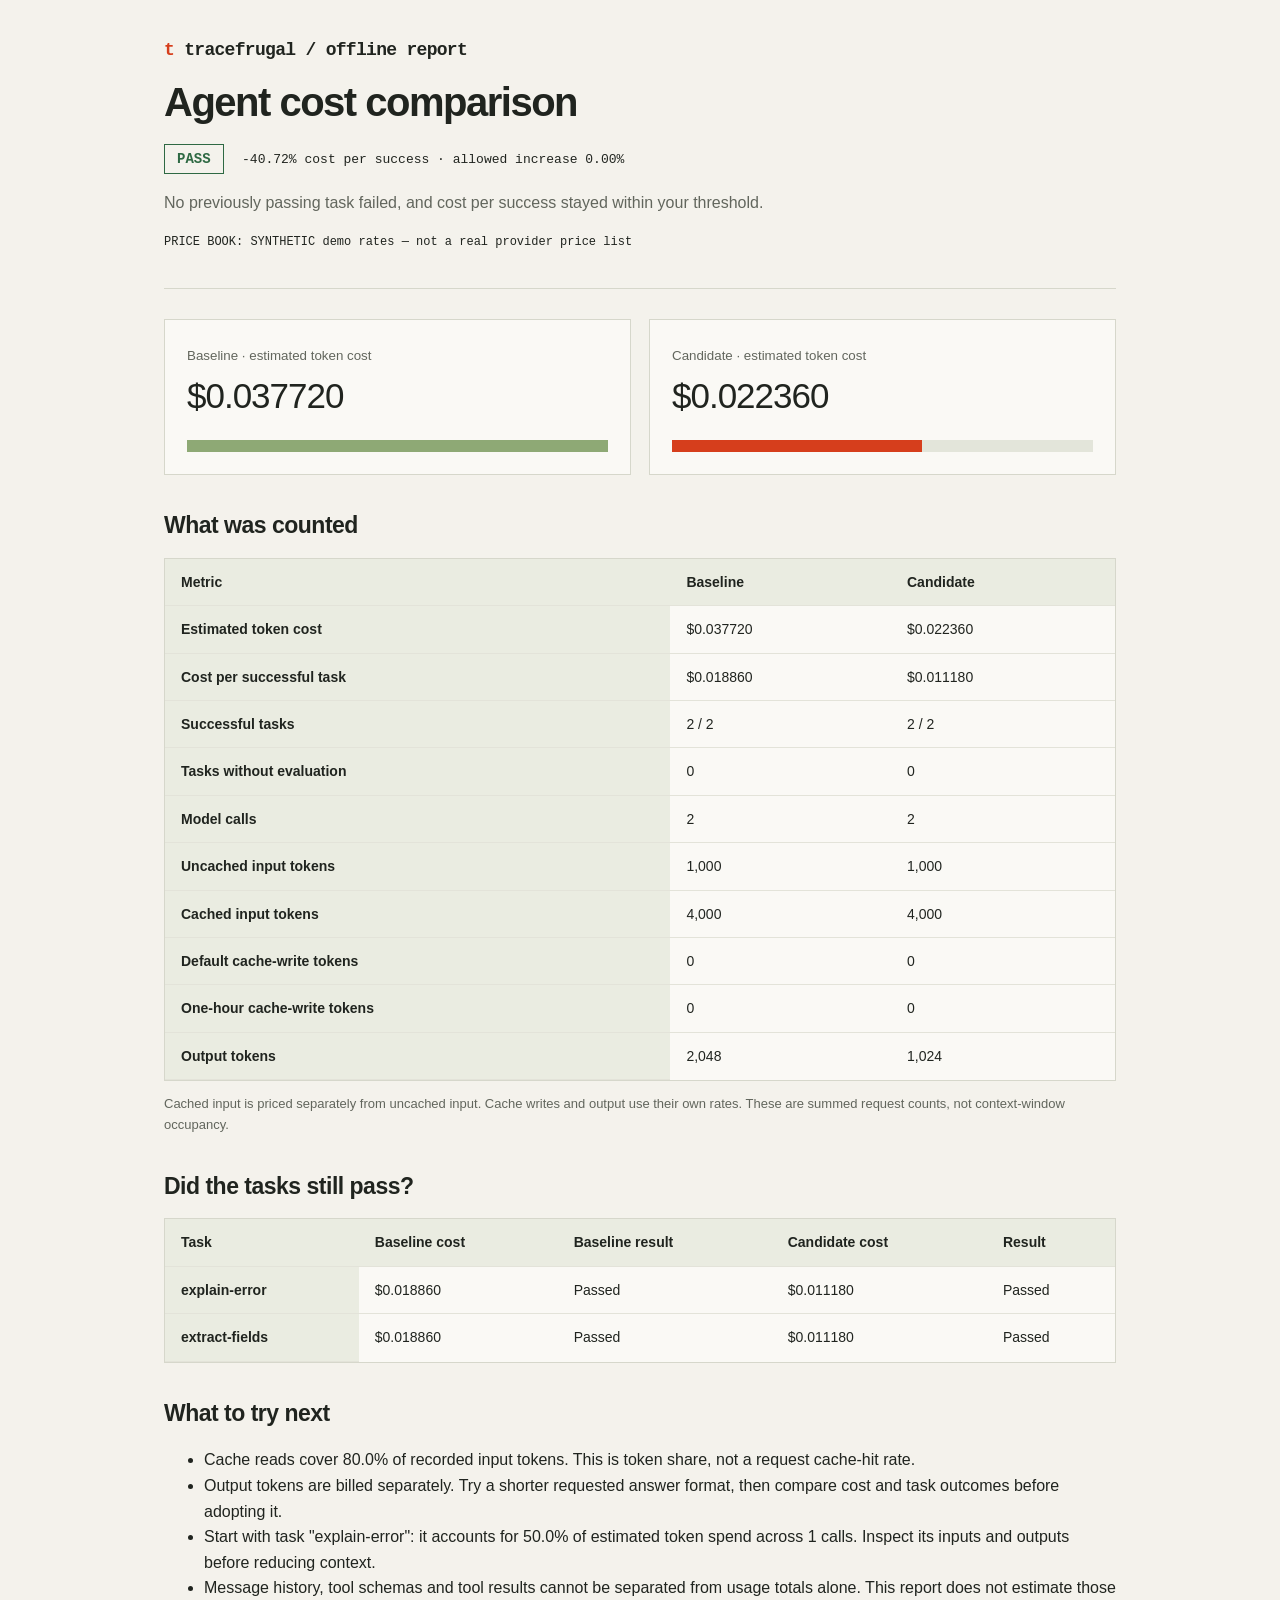
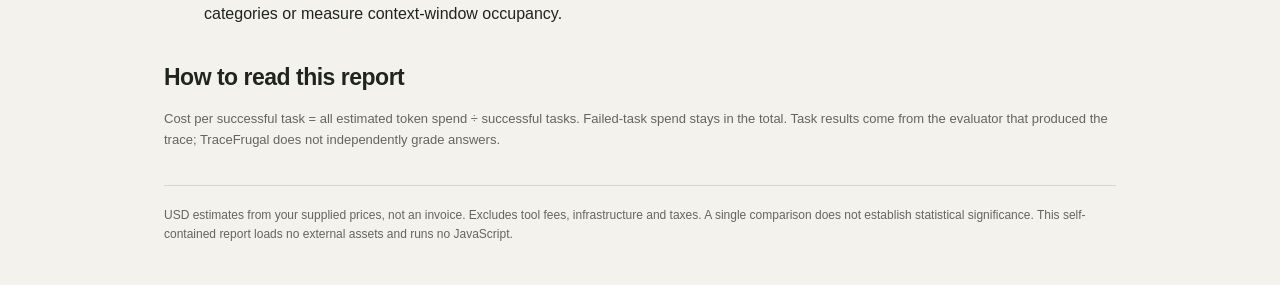
<file: site/experiment-20260911T064231.164670000Z.html>
<!doctype html>
<html lang="en"><head><meta charset="utf-8"><meta name="viewport" content="width=device-width,initial-scale=1">
<title>TraceFrugal — Agent cost comparison</title>
<style>
:root{color-scheme:light}*{box-sizing:border-box}body{margin:0;background:#f4f2ec;color:#20241f;font:16px/1.6 Arial,Helvetica,sans-serif}
main{max-width:1000px;margin:0 auto;padding:40px 24px}header{border-bottom:1px solid #d6d7cb;padding-bottom:24px}
.brand{font:700 18px monospace;letter-spacing:-.7px}.brand span{color:#d63e1c}h1{font-size:40px;line-height:1.1;letter-spacing:-1.5px;margin:20px 0}
.summary{color:#62665d;max-width:760px}.badge{display:inline-block;border:1px solid #d63e1c;color:#b22f14;padding:3px 12px;font:700 14px/1.6 monospace}
.badge.pass{border-color:#2e6943;color:#2e6943}.badge.report{border-color:#62665d;color:#62665d}.delta{font:13px monospace;margin-left:14px}
.cards{display:grid;grid-template-columns:repeat(auto-fit,minmax(230px,1fr));gap:18px;margin:30px 0}.card{background:#faf9f5;border:1px solid #d6d7cb;padding:22px}.card small{color:#62665d}.card strong{display:block;font-size:35px;font-weight:500;letter-spacing:-1px}
.track{height:12px;background:#e3e5da;margin-top:16px}.bar{height:12px;background:#8ea975}.bar.candidate{background:#d63e1c}
h2{font-size:23px;letter-spacing:-.5px;margin:32px 0 14px}.table-wrap{overflow:auto;border:1px solid #d6d7cb;background:#faf9f5}
table{border-collapse:collapse;width:100%;font-size:14px}th,td{text-align:left;padding:12px 16px;border-bottom:1px solid #e3e3d9}th{font-weight:600;background:#eaece1}tr:last-child td{border-bottom:0}.regressed{background:#fff0e9}.regressed td:last-child{color:#b22f14;font-weight:700}
.note{font-size:13px;color:#62665d}.reasons{padding:18px 24px;background:#fff0e9;border-left:3px solid #d63e1c}.reasons ul{margin:8px 0;padding-left:20px}
.label{font:12px/1.7 monospace;overflow-wrap:anywhere}footer{margin-top:34px;border-top:1px solid #d6d7cb;padding-top:20px;color:#62665d;font-size:12px}
@media(max-width:600px){h1{font-size:32px}.delta{display:block;margin:12px 0}.card strong{font-size:30px}th,td{padding:10px}}
@media print{body{background:white}main{padding:0}.card,.table-wrap{break-inside:avoid}h2{break-after:avoid}}
</style></head><body><main>
<header><div class="brand"><span>t</span> tracefrugal / offline report</div><h1>Agent cost comparison</h1>
<span class="badge pass">PASS</span>
<span class="delta">-40.72% cost per success · allowed increase 0.00%</span>
<p class="summary">No previously passing task failed, and cost per success stayed within your threshold.</p><p class="label">PRICE BOOK: SYNTHETIC demo rates — not a real provider price list</p></header>
<div class="cards">
<div class="card"><small>Baseline · estimated token cost</small><strong>$0.037720</strong><div class="track"><div class="bar" style="width:100%"></div></div></div>
<div class="card"><small>Candidate · estimated token cost</small><strong>$0.022360</strong><div class="track"><div class="bar candidate" style="width:59.27889713679746%"></div></div></div></div>

<h2>What was counted</h2><div class="table-wrap"><table><thead><tr><th scope="col">Metric</th><th scope="col">Baseline</th><th scope="col">Candidate</th></tr></thead><tbody>
<tr><th scope="row">Estimated token cost</th><td>$0.037720</td><td>$0.022360</td></tr><tr><th scope="row">Cost per successful task</th><td>$0.018860</td><td>$0.011180</td></tr><tr><th scope="row">Successful tasks</th><td>2 / 2</td><td>2 / 2</td></tr><tr><th scope="row">Tasks without evaluation</th><td>0</td><td>0</td></tr><tr><th scope="row">Model calls</th><td>2</td><td>2</td></tr><tr><th scope="row">Uncached input tokens</th><td>1,000</td><td>1,000</td></tr><tr><th scope="row">Cached input tokens</th><td>4,000</td><td>4,000</td></tr><tr><th scope="row">Default cache-write tokens</th><td>0</td><td>0</td></tr><tr><th scope="row">One-hour cache-write tokens</th><td>0</td><td>0</td></tr><tr><th scope="row">Output tokens</th><td>2,048</td><td>1,024</td></tr>
</tbody></table></div>
<p class="note">Cached input is priced separately from uncached input. Cache writes and output use their own rates. These are summed request counts, not context-window occupancy.</p>
<h2>Did the tasks still pass?</h2><div class="table-wrap"><table><thead><tr><th scope="col">Task</th><th scope="col">Baseline cost</th><th scope="col">Baseline result</th><th scope="col">Candidate cost</th><th scope="col">Result</th></tr></thead><tbody>
<tr><th scope="row">explain-error</th><td>$0.018860</td><td>Passed</td><td>$0.011180</td><td>Passed</td></tr><tr><th scope="row">extract-fields</th><td>$0.018860</td><td>Passed</td><td>$0.011180</td><td>Passed</td></tr>
</tbody></table></div>
<h2>What to try next</h2><ul><li>Cache reads cover 80.0% of recorded input tokens. This is token share, not a request cache-hit rate.</li><li>Output tokens are billed separately. Try a shorter requested answer format, then compare cost and task outcomes before adopting it.</li><li>Start with task &#34;explain-error&#34;: it accounts for 50.0% of estimated token spend across 1 calls. Inspect its inputs and outputs before reducing context.</li><li>Message history, tool schemas and tool results cannot be separated from usage totals alone. This report does not estimate those categories or measure context-window occupancy.</li></ul>
<h2>How to read this report</h2><p class="note">Cost per successful task = all estimated token spend ÷ successful tasks. Failed-task spend stays in the total. Task results come from the evaluator that produced the trace; TraceFrugal does not independently grade answers.</p>
<footer>USD estimates from your supplied prices, not an invoice. Excludes tool fees, infrastructure and taxes. A single comparison does not establish statistical significance. This self-contained report loads no external assets and runs no JavaScript.</footer>
</main></body></html>
</file>
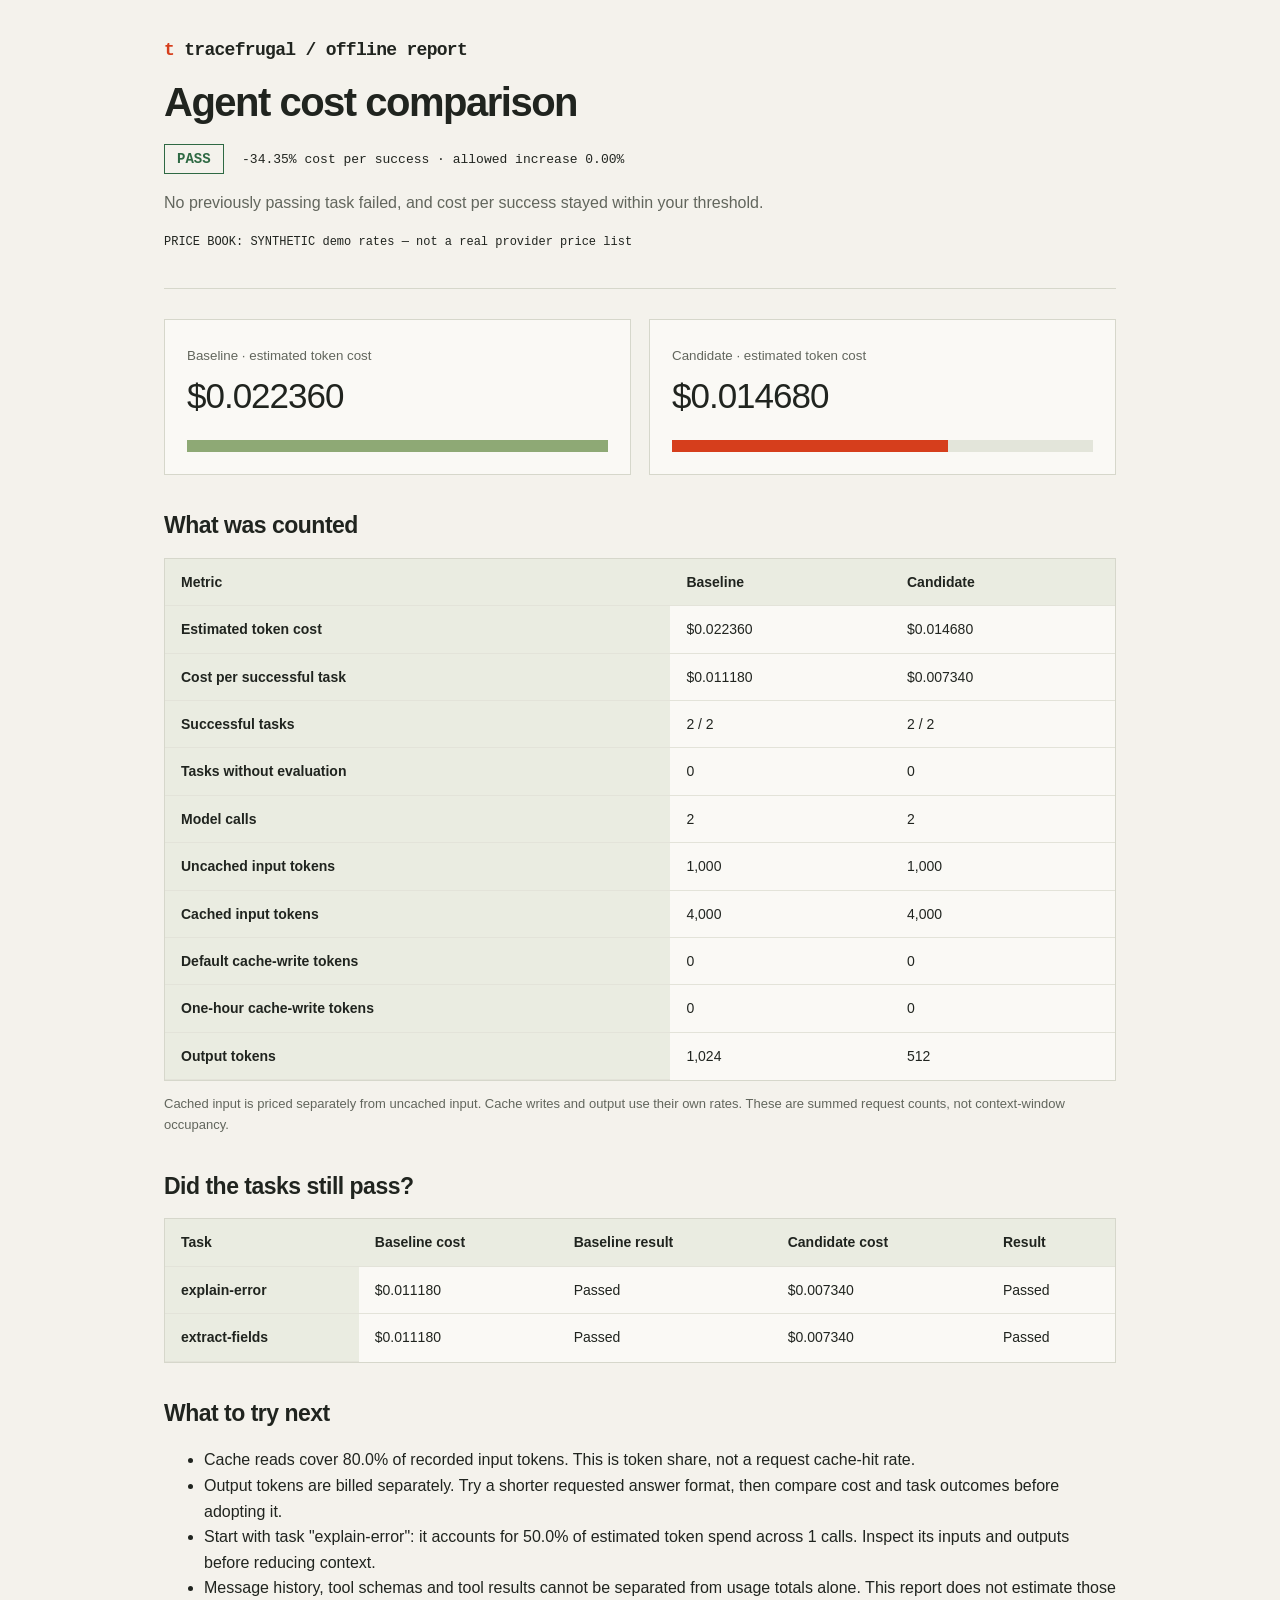
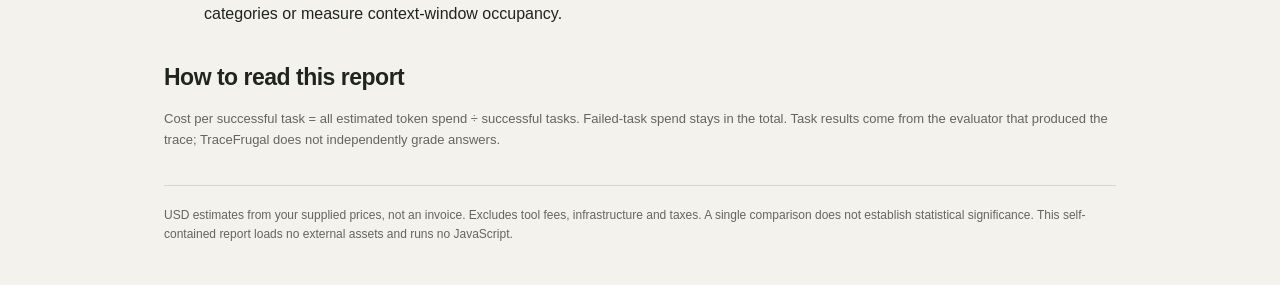
<file: site/experiment-20260911T064231.350627000Z.html>
<!doctype html>
<html lang="en"><head><meta charset="utf-8"><meta name="viewport" content="width=device-width,initial-scale=1">
<title>TraceFrugal — Agent cost comparison</title>
<style>
:root{color-scheme:light}*{box-sizing:border-box}body{margin:0;background:#f4f2ec;color:#20241f;font:16px/1.6 Arial,Helvetica,sans-serif}
main{max-width:1000px;margin:0 auto;padding:40px 24px}header{border-bottom:1px solid #d6d7cb;padding-bottom:24px}
.brand{font:700 18px monospace;letter-spacing:-.7px}.brand span{color:#d63e1c}h1{font-size:40px;line-height:1.1;letter-spacing:-1.5px;margin:20px 0}
.summary{color:#62665d;max-width:760px}.badge{display:inline-block;border:1px solid #d63e1c;color:#b22f14;padding:3px 12px;font:700 14px/1.6 monospace}
.badge.pass{border-color:#2e6943;color:#2e6943}.badge.report{border-color:#62665d;color:#62665d}.delta{font:13px monospace;margin-left:14px}
.cards{display:grid;grid-template-columns:repeat(auto-fit,minmax(230px,1fr));gap:18px;margin:30px 0}.card{background:#faf9f5;border:1px solid #d6d7cb;padding:22px}.card small{color:#62665d}.card strong{display:block;font-size:35px;font-weight:500;letter-spacing:-1px}
.track{height:12px;background:#e3e5da;margin-top:16px}.bar{height:12px;background:#8ea975}.bar.candidate{background:#d63e1c}
h2{font-size:23px;letter-spacing:-.5px;margin:32px 0 14px}.table-wrap{overflow:auto;border:1px solid #d6d7cb;background:#faf9f5}
table{border-collapse:collapse;width:100%;font-size:14px}th,td{text-align:left;padding:12px 16px;border-bottom:1px solid #e3e3d9}th{font-weight:600;background:#eaece1}tr:last-child td{border-bottom:0}.regressed{background:#fff0e9}.regressed td:last-child{color:#b22f14;font-weight:700}
.note{font-size:13px;color:#62665d}.reasons{padding:18px 24px;background:#fff0e9;border-left:3px solid #d63e1c}.reasons ul{margin:8px 0;padding-left:20px}
.label{font:12px/1.7 monospace;overflow-wrap:anywhere}footer{margin-top:34px;border-top:1px solid #d6d7cb;padding-top:20px;color:#62665d;font-size:12px}
@media(max-width:600px){h1{font-size:32px}.delta{display:block;margin:12px 0}.card strong{font-size:30px}th,td{padding:10px}}
@media print{body{background:white}main{padding:0}.card,.table-wrap{break-inside:avoid}h2{break-after:avoid}}
</style></head><body><main>
<header><div class="brand"><span>t</span> tracefrugal / offline report</div><h1>Agent cost comparison</h1>
<span class="badge pass">PASS</span>
<span class="delta">-34.35% cost per success · allowed increase 0.00%</span>
<p class="summary">No previously passing task failed, and cost per success stayed within your threshold.</p><p class="label">PRICE BOOK: SYNTHETIC demo rates — not a real provider price list</p></header>
<div class="cards">
<div class="card"><small>Baseline · estimated token cost</small><strong>$0.022360</strong><div class="track"><div class="bar" style="width:100%"></div></div></div>
<div class="card"><small>Candidate · estimated token cost</small><strong>$0.014680</strong><div class="track"><div class="bar candidate" style="width:65.65295169946333%"></div></div></div></div>

<h2>What was counted</h2><div class="table-wrap"><table><thead><tr><th scope="col">Metric</th><th scope="col">Baseline</th><th scope="col">Candidate</th></tr></thead><tbody>
<tr><th scope="row">Estimated token cost</th><td>$0.022360</td><td>$0.014680</td></tr><tr><th scope="row">Cost per successful task</th><td>$0.011180</td><td>$0.007340</td></tr><tr><th scope="row">Successful tasks</th><td>2 / 2</td><td>2 / 2</td></tr><tr><th scope="row">Tasks without evaluation</th><td>0</td><td>0</td></tr><tr><th scope="row">Model calls</th><td>2</td><td>2</td></tr><tr><th scope="row">Uncached input tokens</th><td>1,000</td><td>1,000</td></tr><tr><th scope="row">Cached input tokens</th><td>4,000</td><td>4,000</td></tr><tr><th scope="row">Default cache-write tokens</th><td>0</td><td>0</td></tr><tr><th scope="row">One-hour cache-write tokens</th><td>0</td><td>0</td></tr><tr><th scope="row">Output tokens</th><td>1,024</td><td>512</td></tr>
</tbody></table></div>
<p class="note">Cached input is priced separately from uncached input. Cache writes and output use their own rates. These are summed request counts, not context-window occupancy.</p>
<h2>Did the tasks still pass?</h2><div class="table-wrap"><table><thead><tr><th scope="col">Task</th><th scope="col">Baseline cost</th><th scope="col">Baseline result</th><th scope="col">Candidate cost</th><th scope="col">Result</th></tr></thead><tbody>
<tr><th scope="row">explain-error</th><td>$0.011180</td><td>Passed</td><td>$0.007340</td><td>Passed</td></tr><tr><th scope="row">extract-fields</th><td>$0.011180</td><td>Passed</td><td>$0.007340</td><td>Passed</td></tr>
</tbody></table></div>
<h2>What to try next</h2><ul><li>Cache reads cover 80.0% of recorded input tokens. This is token share, not a request cache-hit rate.</li><li>Output tokens are billed separately. Try a shorter requested answer format, then compare cost and task outcomes before adopting it.</li><li>Start with task &#34;explain-error&#34;: it accounts for 50.0% of estimated token spend across 1 calls. Inspect its inputs and outputs before reducing context.</li><li>Message history, tool schemas and tool results cannot be separated from usage totals alone. This report does not estimate those categories or measure context-window occupancy.</li></ul>
<h2>How to read this report</h2><p class="note">Cost per successful task = all estimated token spend ÷ successful tasks. Failed-task spend stays in the total. Task results come from the evaluator that produced the trace; TraceFrugal does not independently grade answers.</p>
<footer>USD estimates from your supplied prices, not an invoice. Excludes tool fees, infrastructure and taxes. A single comparison does not establish statistical significance. This self-contained report loads no external assets and runs no JavaScript.</footer>
</main></body></html>
</file>
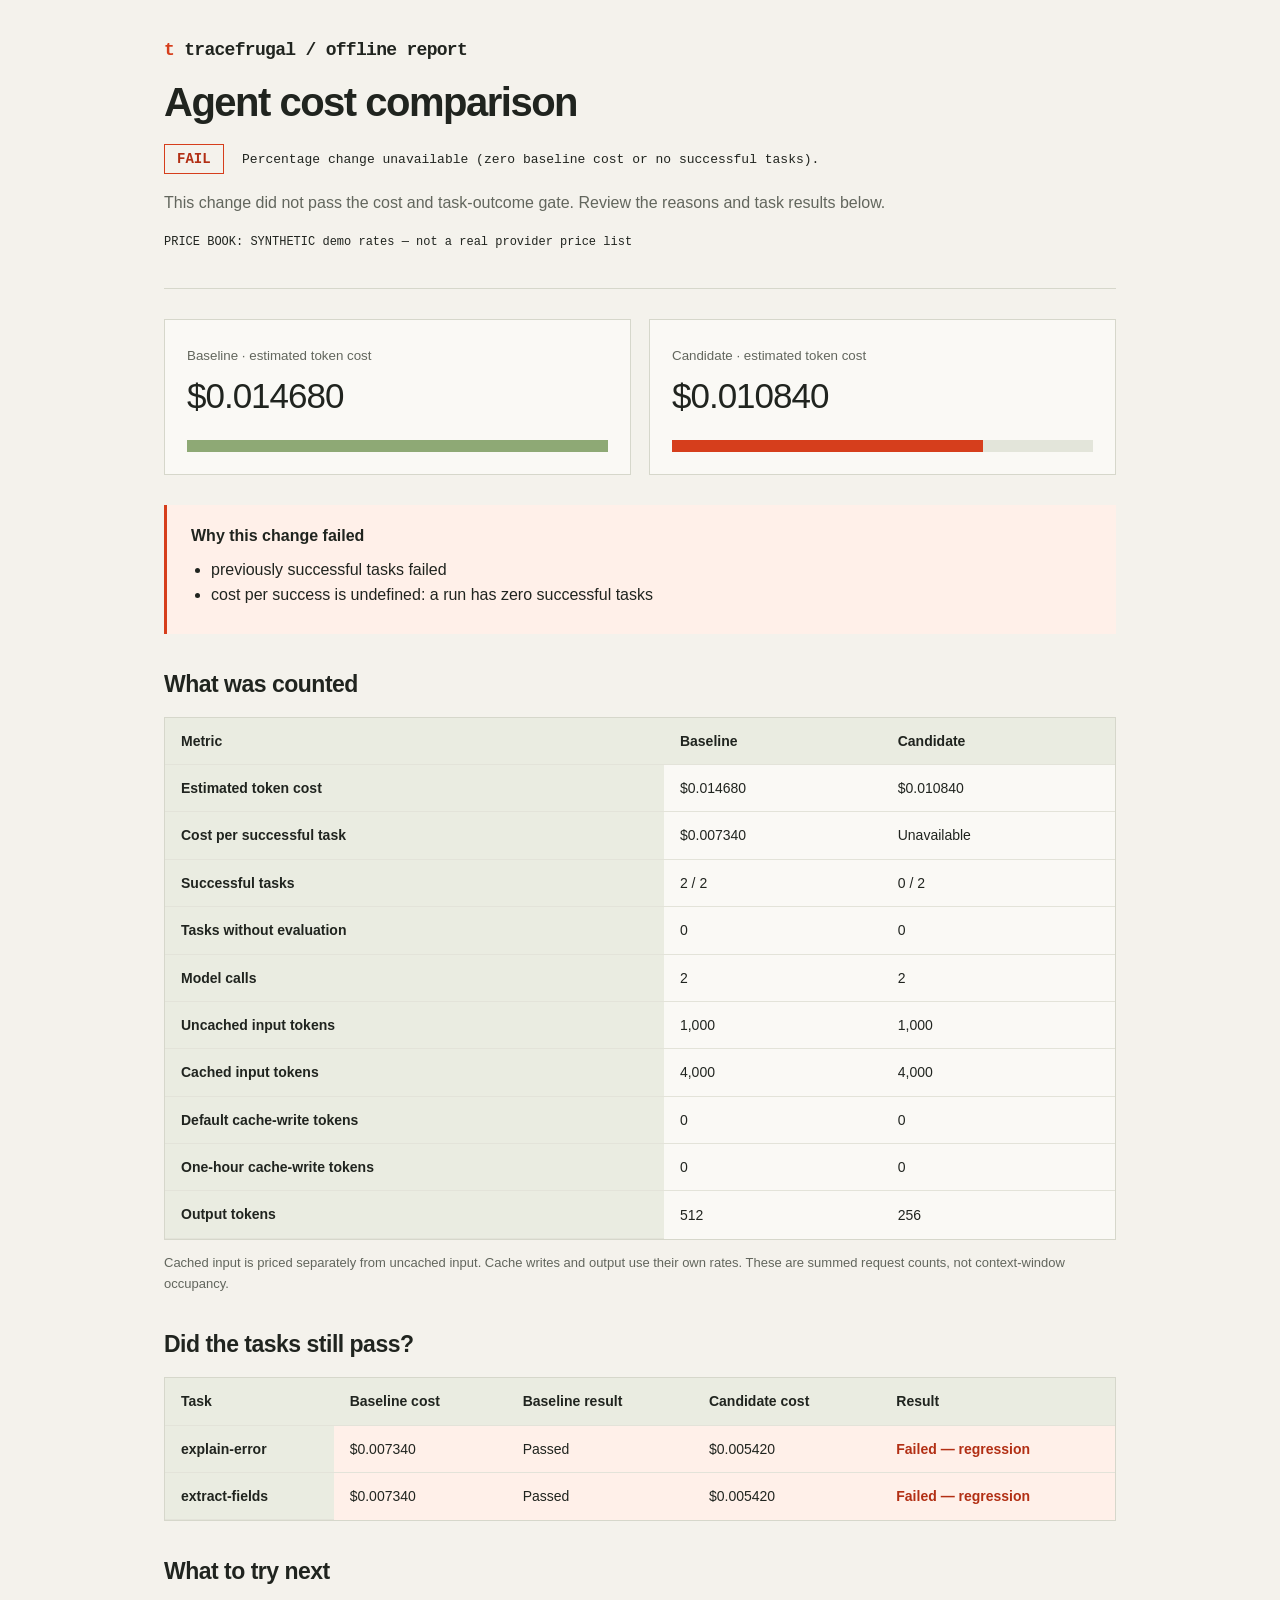
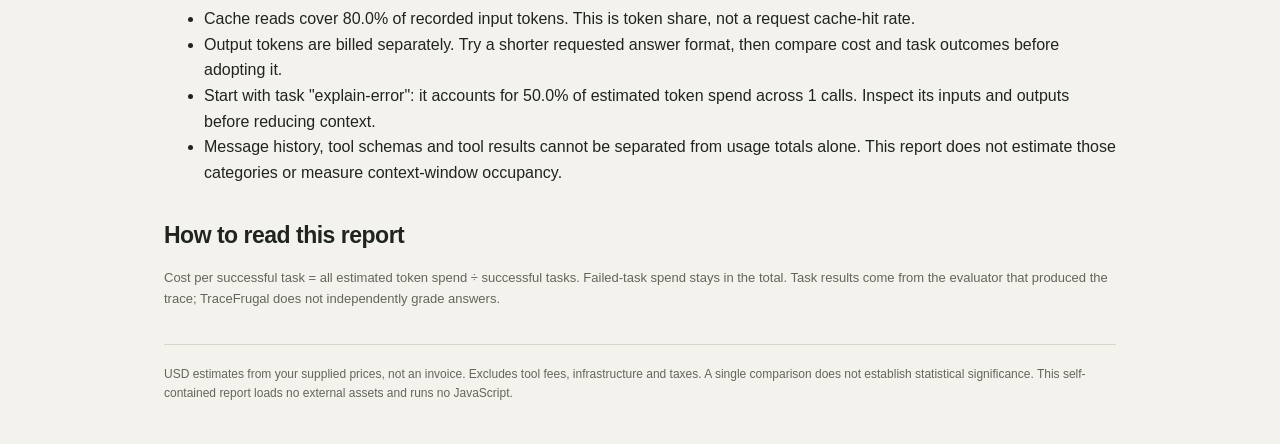
<file: site/experiment-20260911T064231.511374000Z.html>
<!doctype html>
<html lang="en"><head><meta charset="utf-8"><meta name="viewport" content="width=device-width,initial-scale=1">
<title>TraceFrugal — Agent cost comparison</title>
<style>
:root{color-scheme:light}*{box-sizing:border-box}body{margin:0;background:#f4f2ec;color:#20241f;font:16px/1.6 Arial,Helvetica,sans-serif}
main{max-width:1000px;margin:0 auto;padding:40px 24px}header{border-bottom:1px solid #d6d7cb;padding-bottom:24px}
.brand{font:700 18px monospace;letter-spacing:-.7px}.brand span{color:#d63e1c}h1{font-size:40px;line-height:1.1;letter-spacing:-1.5px;margin:20px 0}
.summary{color:#62665d;max-width:760px}.badge{display:inline-block;border:1px solid #d63e1c;color:#b22f14;padding:3px 12px;font:700 14px/1.6 monospace}
.badge.pass{border-color:#2e6943;color:#2e6943}.badge.report{border-color:#62665d;color:#62665d}.delta{font:13px monospace;margin-left:14px}
.cards{display:grid;grid-template-columns:repeat(auto-fit,minmax(230px,1fr));gap:18px;margin:30px 0}.card{background:#faf9f5;border:1px solid #d6d7cb;padding:22px}.card small{color:#62665d}.card strong{display:block;font-size:35px;font-weight:500;letter-spacing:-1px}
.track{height:12px;background:#e3e5da;margin-top:16px}.bar{height:12px;background:#8ea975}.bar.candidate{background:#d63e1c}
h2{font-size:23px;letter-spacing:-.5px;margin:32px 0 14px}.table-wrap{overflow:auto;border:1px solid #d6d7cb;background:#faf9f5}
table{border-collapse:collapse;width:100%;font-size:14px}th,td{text-align:left;padding:12px 16px;border-bottom:1px solid #e3e3d9}th{font-weight:600;background:#eaece1}tr:last-child td{border-bottom:0}.regressed{background:#fff0e9}.regressed td:last-child{color:#b22f14;font-weight:700}
.note{font-size:13px;color:#62665d}.reasons{padding:18px 24px;background:#fff0e9;border-left:3px solid #d63e1c}.reasons ul{margin:8px 0;padding-left:20px}
.label{font:12px/1.7 monospace;overflow-wrap:anywhere}footer{margin-top:34px;border-top:1px solid #d6d7cb;padding-top:20px;color:#62665d;font-size:12px}
@media(max-width:600px){h1{font-size:32px}.delta{display:block;margin:12px 0}.card strong{font-size:30px}th,td{padding:10px}}
@media print{body{background:white}main{padding:0}.card,.table-wrap{break-inside:avoid}h2{break-after:avoid}}
</style></head><body><main>
<header><div class="brand"><span>t</span> tracefrugal / offline report</div><h1>Agent cost comparison</h1>
<span class="badge ">FAIL</span>
<span class="delta">Percentage change unavailable (zero baseline cost or no successful tasks).</span>
<p class="summary">This change did not pass the cost and task-outcome gate. Review the reasons and task results below.</p><p class="label">PRICE BOOK: SYNTHETIC demo rates — not a real provider price list</p></header>
<div class="cards">
<div class="card"><small>Baseline · estimated token cost</small><strong>$0.014680</strong><div class="track"><div class="bar" style="width:100%"></div></div></div>
<div class="card"><small>Candidate · estimated token cost</small><strong>$0.010840</strong><div class="track"><div class="bar candidate" style="width:73.84196185286103%"></div></div></div></div>
<div class="reasons"><strong>Why this change failed</strong><ul><li>previously successful tasks failed</li><li>cost per success is undefined: a run has zero successful tasks</li></ul></div>
<h2>What was counted</h2><div class="table-wrap"><table><thead><tr><th scope="col">Metric</th><th scope="col">Baseline</th><th scope="col">Candidate</th></tr></thead><tbody>
<tr><th scope="row">Estimated token cost</th><td>$0.014680</td><td>$0.010840</td></tr><tr><th scope="row">Cost per successful task</th><td>$0.007340</td><td>Unavailable</td></tr><tr><th scope="row">Successful tasks</th><td>2 / 2</td><td>0 / 2</td></tr><tr><th scope="row">Tasks without evaluation</th><td>0</td><td>0</td></tr><tr><th scope="row">Model calls</th><td>2</td><td>2</td></tr><tr><th scope="row">Uncached input tokens</th><td>1,000</td><td>1,000</td></tr><tr><th scope="row">Cached input tokens</th><td>4,000</td><td>4,000</td></tr><tr><th scope="row">Default cache-write tokens</th><td>0</td><td>0</td></tr><tr><th scope="row">One-hour cache-write tokens</th><td>0</td><td>0</td></tr><tr><th scope="row">Output tokens</th><td>512</td><td>256</td></tr>
</tbody></table></div>
<p class="note">Cached input is priced separately from uncached input. Cache writes and output use their own rates. These are summed request counts, not context-window occupancy.</p>
<h2>Did the tasks still pass?</h2><div class="table-wrap"><table><thead><tr><th scope="col">Task</th><th scope="col">Baseline cost</th><th scope="col">Baseline result</th><th scope="col">Candidate cost</th><th scope="col">Result</th></tr></thead><tbody>
<tr class="regressed"><th scope="row">explain-error</th><td>$0.007340</td><td>Passed</td><td>$0.005420</td><td>Failed — regression</td></tr><tr class="regressed"><th scope="row">extract-fields</th><td>$0.007340</td><td>Passed</td><td>$0.005420</td><td>Failed — regression</td></tr>
</tbody></table></div>
<h2>What to try next</h2><ul><li>Cache reads cover 80.0% of recorded input tokens. This is token share, not a request cache-hit rate.</li><li>Output tokens are billed separately. Try a shorter requested answer format, then compare cost and task outcomes before adopting it.</li><li>Start with task &#34;explain-error&#34;: it accounts for 50.0% of estimated token spend across 1 calls. Inspect its inputs and outputs before reducing context.</li><li>Message history, tool schemas and tool results cannot be separated from usage totals alone. This report does not estimate those categories or measure context-window occupancy.</li></ul>
<h2>How to read this report</h2><p class="note">Cost per successful task = all estimated token spend ÷ successful tasks. Failed-task spend stays in the total. Task results come from the evaluator that produced the trace; TraceFrugal does not independently grade answers.</p>
<footer>USD estimates from your supplied prices, not an invoice. Excludes tool fees, infrastructure and taxes. A single comparison does not establish statistical significance. This self-contained report loads no external assets and runs no JavaScript.</footer>
</main></body></html>
</file>
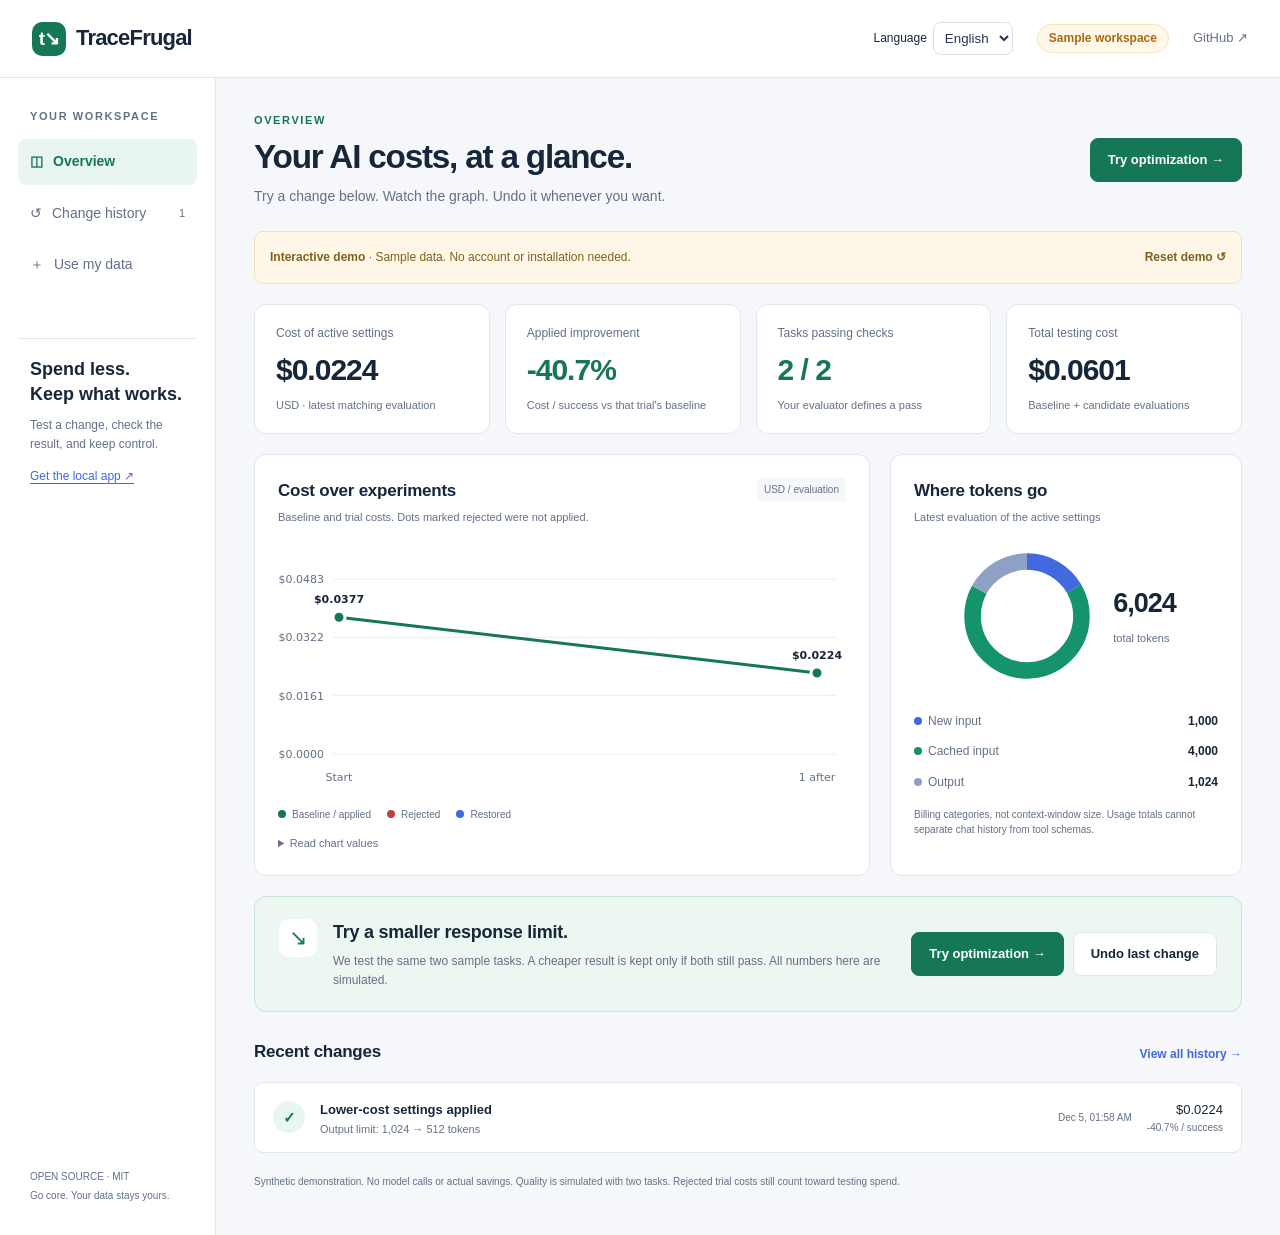
<file: site/experiments.html>
<!doctype html>
<html lang="en">
<head>
  <meta charset="utf-8">
  <meta name="viewport" content="width=device-width,initial-scale=1">
  <meta name="description" content="See AI token costs, try an optimization, and undo a change. A visual, local-first dashboard with an interactive demo.">
  <meta name="theme-color" content="#f5f7fa">
  <title>TraceFrugal — Your AI cost cockpit</title>
  <link rel="icon" href="favicon.svg" type="image/svg+xml">
  <link rel="stylesheet" href="dashboard.css">
  <script id="bootstrap" type="application/json">{"mode":"demo"}</script>
  <script src="i18n-ko.js" defer></script><script src="i18n.js" defer></script>
  <script src="dashboard.js" defer></script>
</head>
<body>
<a class="skip" href="#main">Skip to dashboard</a>
<header class="topbar">
  <a class="brand" href="./"><span class="logo" aria-hidden="true">t↘</span>TraceFrugal</a>
  <div class="top-actions"><label class="language-picker"><span>Language</span><select data-language aria-label="Language"><option value="en" data-no-i18n>English</option><option value="ko" data-no-i18n>한국어</option></select></label><span id="source-badge" class="pill">Loading</span><a href="https://github.com/niceysam/tracefrugal" target="_blank" rel="noreferrer">GitHub ↗</a></div>
</header>
<div class="layout">
  <aside class="sidebar">
    <p class="nav-label">YOUR WORKSPACE</p>
    <nav aria-label="Dashboard">
      <button data-view="overview" aria-current="page"><span aria-hidden="true">◫</span> Overview</button>
      <button data-view="history"><span aria-hidden="true">↺</span> Change history <span id="history-count" class="count">0</span></button>
      <button data-view="connect"><span aria-hidden="true">＋</span> Use my data</button>
    </nav>
    <div class="sidebar-note"><strong>Spend less.<br>Keep what works.</strong><p>Test a change, check the result, and keep control.</p><a href="https://github.com/niceysam/tracefrugal/releases/latest" target="_blank" rel="noreferrer">Get the local app ↗</a></div>
    <div class="sidebar-foot">OPEN SOURCE · MIT<br>Go core. Your data stays yours.</div>
  </aside>
  <main id="main" tabindex="-1">
    <div id="notice" class="notice" role="status" aria-live="polite"></div>
    <section id="overview" class="view">
      <div class="page-heading"><div><p class="eyebrow">OVERVIEW</p><h1>Your AI costs, at a glance.</h1><p id="subtitle">See what changed. Decide what to keep.</p></div><div id="quick-action"></div></div>
      <div id="demo-banner" class="demo-banner" hidden><span><strong>Interactive demo</strong> · Sample data. No account or installation needed.</span><button id="reset" class="text-button">Reset demo ↺</button></div>
      <div id="metrics" class="metrics"></div>
      <div class="chart-grid">
        <article class="panel trend-panel">
          <div class="panel-heading"><div><h2 id="trend-title">Cost over experiments</h2><p id="trend-caption">Each point is an evaluation of the same sample tasks.</p></div><span class="unit">USD / evaluation</span></div>
          <div id="trend" class="chart"></div>
          <div id="trend-legend" class="legend"><span><i class="dot green"></i>Baseline / applied</span><span><i class="dot red"></i>Rejected</span><span><i class="dot blue"></i>Restored</span></div>
          <details class="chart-data"><summary>Read chart values</summary><div id="chart-table" class="table-wrap"></div></details>
        </article>
        <article class="panel token-panel">
          <div class="panel-heading"><div><h2>Where tokens go</h2><p id="token-caption">Latest evaluation of the active settings</p></div></div>
          <div id="tokens"></div>
        </article>
      </div>
      <article id="next-action" class="action-card"></article>
      <div class="section-heading"><h2>Recent changes</h2><button class="text-button" data-view="history">View all history →</button></div>
      <div id="recent"></div>
      <p class="footnote" id="scope-note"></p>
    </section>
    <section id="history" class="view" hidden>
      <div class="page-heading"><div><p class="eyebrow">CHANGE HISTORY</p><h1>Every decision has a trail.</h1><p>Applied changes, rejected trials, and rollbacks stay in one place.</p></div></div>
      <div id="history-summary"></div>
      <div id="history-list"></div>
    </section>
    <section id="connect" class="view" hidden>
      <div class="page-heading"><div><p class="eyebrow">USE MY DATA</p><h1>Start with what you have.</h1><p>Choose a file to explore, or connect an application for ongoing use.</p></div></div>
      <div class="connect-grid">
        <article class="panel">
          <span class="step">01 · NO INSTALLATION</span><h2>Open a usage report</h2>
          <p>Already have a TraceFrugal JSON report? Open it here to see your costs and token breakdown. The file is read in your browser and is never uploaded.</p>
          <label class="upload" for="report-file"><span aria-hidden="true">↥</span><strong>Choose a report</strong><small>TraceFrugal report JSON · up to 4 MB</small></label>
          <input id="report-file" type="file" accept=".json,application/json">
          <p id="import-message" role="status"></p>
          <details><summary>How do I make this report?</summary><p>With recorded usage and your model prices:</p><pre>tracefrugal report --trace run.jsonl --prices prices.json --format json &gt; report.json</pre><p>Export a report, not raw prompts or API credentials.</p><a href="https://github.com/niceysam/tracefrugal/blob/main/docs/live-dashboard.md">Set up usage recording →</a></details>
        </article>
        <article class="panel">
          <span class="step">02 · ONGOING USE</span><h2>Connect an AI application</h2>
          <p>Record the usage returned by your API. The local app refreshes the dashboard as requests arrive.</p>
          <div class="providers" role="group" aria-label="Choose a source"><button class="provider" data-provider="openai" aria-pressed="true">OpenAI</button><button class="provider" data-provider="anthropic" aria-pressed="false">Anthropic</button><button class="provider" data-provider="other" aria-pressed="false">Other / CLI</button></div>
          <div id="provider-guide"></div>
          <a class="primary link-button" href="https://github.com/niceysam/tracefrugal/blob/main/docs/live-dashboard.md" target="_blank" rel="noreferrer">Open the connection guide ↗</a>
        </article>
      </div>
      <article class="panel connect-footer"><h2>Want automatic optimization?</h2><p>Connect a task evaluator and have your application read the managed settings. TraceFrugal tests a candidate, checks cost per successful task, and only applies it if the configured checks pass. The dashboard shows results and offers rollback. A browser report alone cannot change your application.</p><a href="https://github.com/niceysam/tracefrugal/blob/main/docs/experiments.md" target="_blank" rel="noreferrer">Set up automatic trials and hourly evaluations →</a></article>
    </section>
    <noscript>This dashboard needs JavaScript. Offline HTML reports are available from the TraceFrugal CLI.</noscript>
  </main>
</div>
<dialog id="undo-dialog">
  <form method="dialog"><button class="close" aria-label="Close">×</button></form>
  <span class="step">YOU ARE IN CONTROL</span><h2>Restore the previous settings?</h2><p id="undo-description"></p><p>Future experiments pause. Recorded usage, costs, and history are kept.</p>
  <div class="dialog-actions"><button id="cancel-undo" class="secondary">Keep current settings</button><button id="confirm-undo" class="primary">Restore &amp; pause</button></div>
</dialog>
</body></html>
</file>
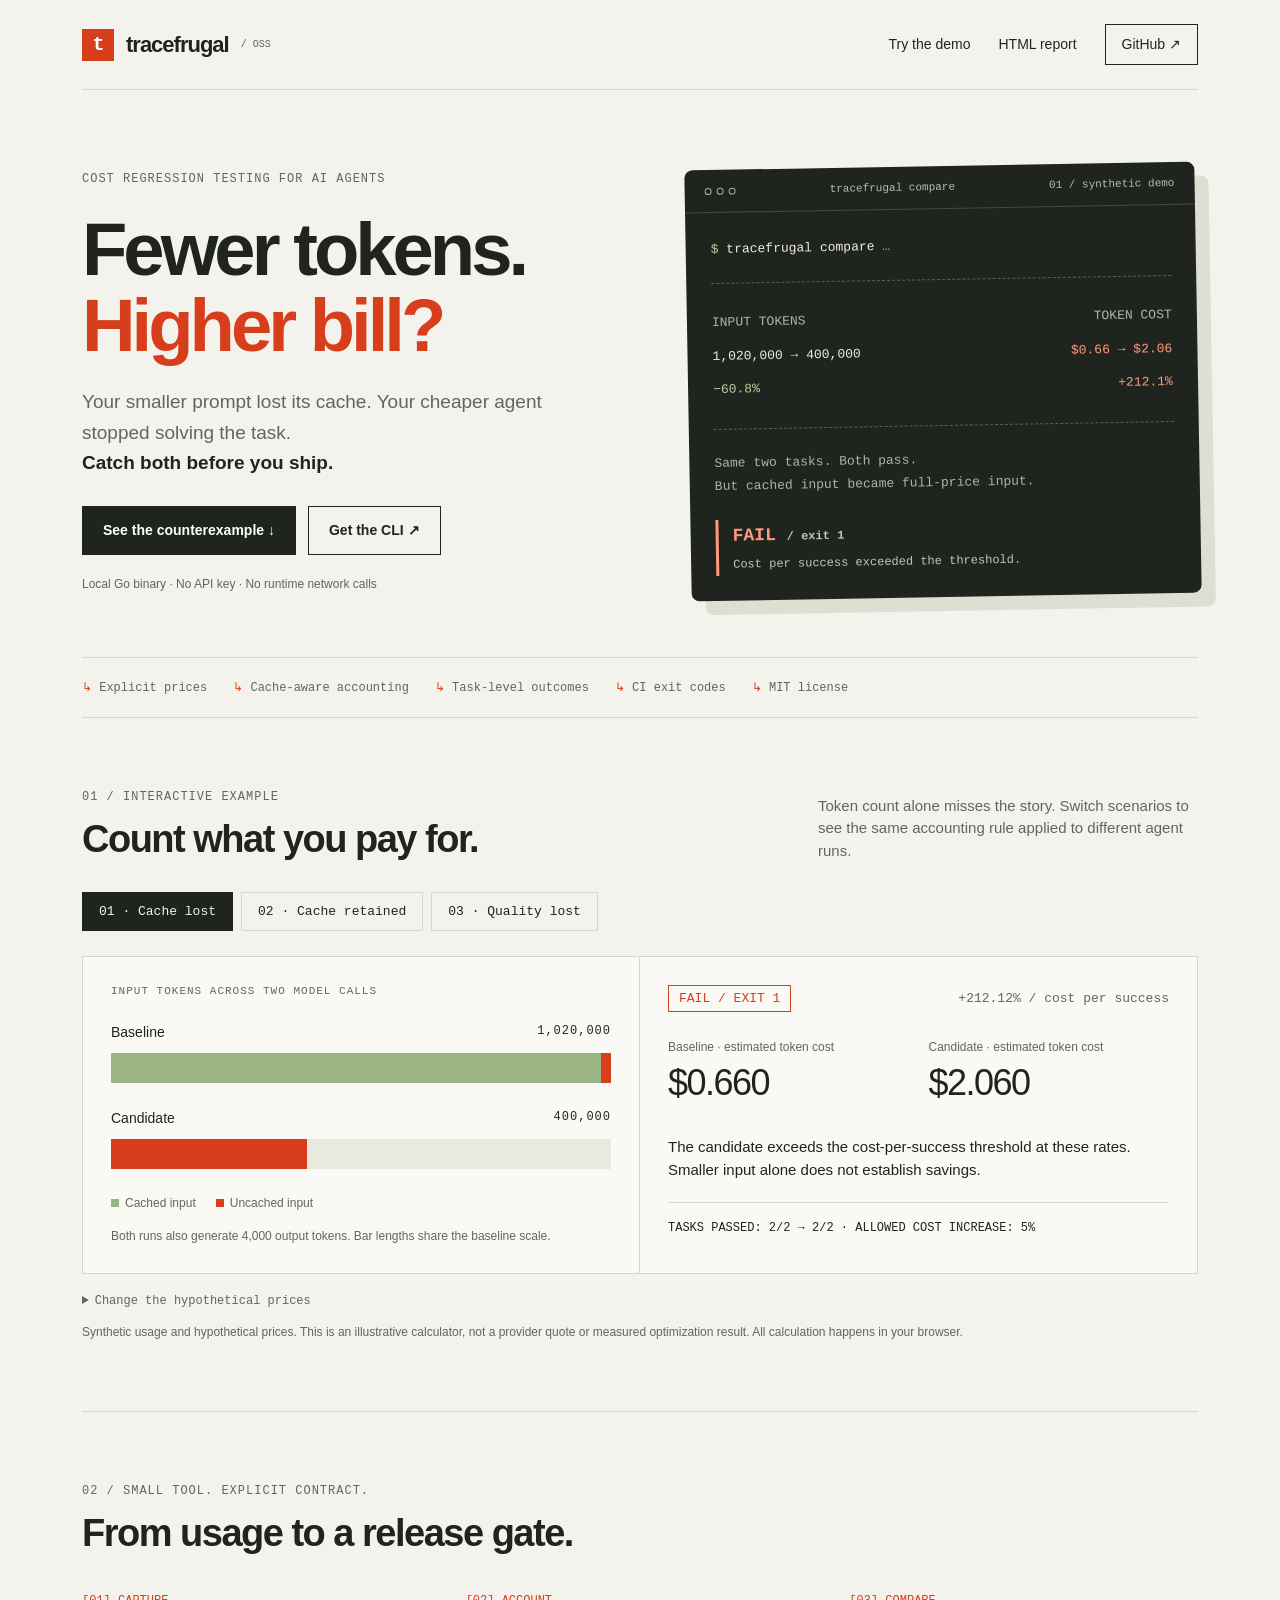
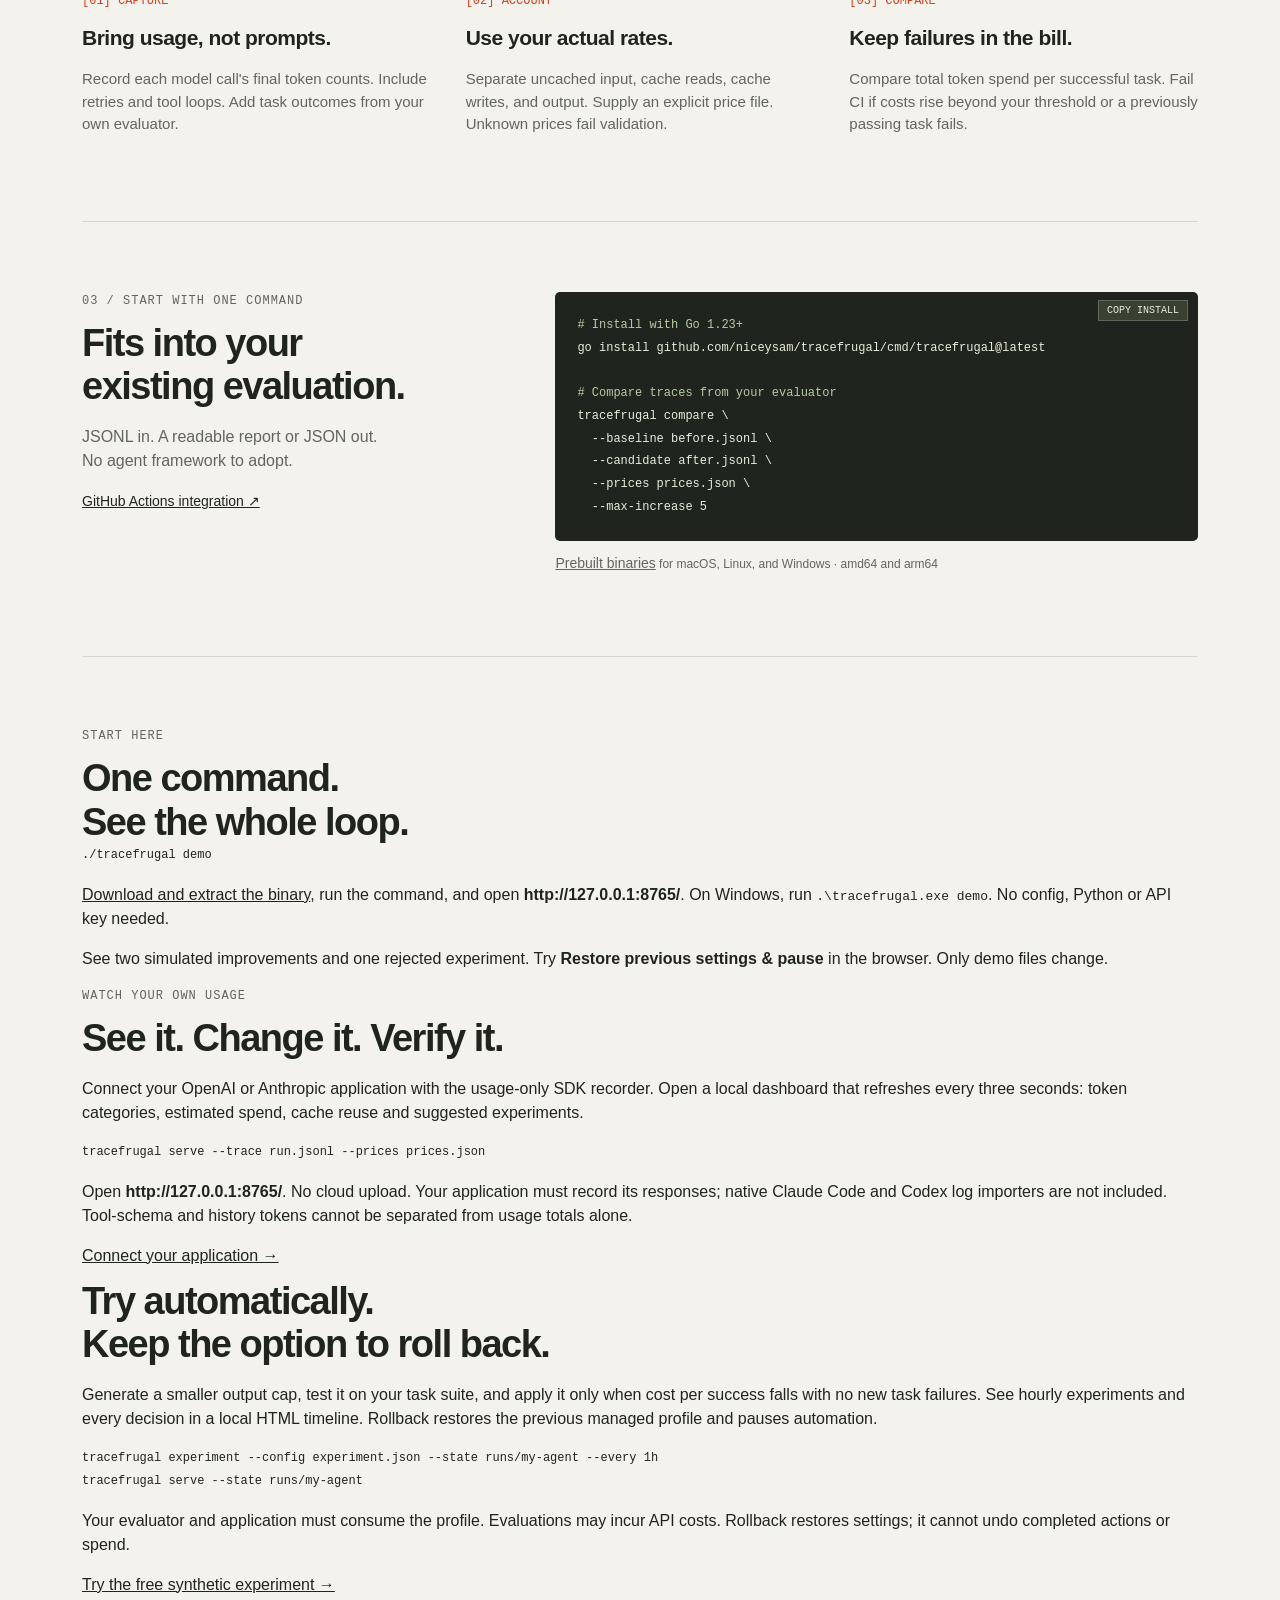
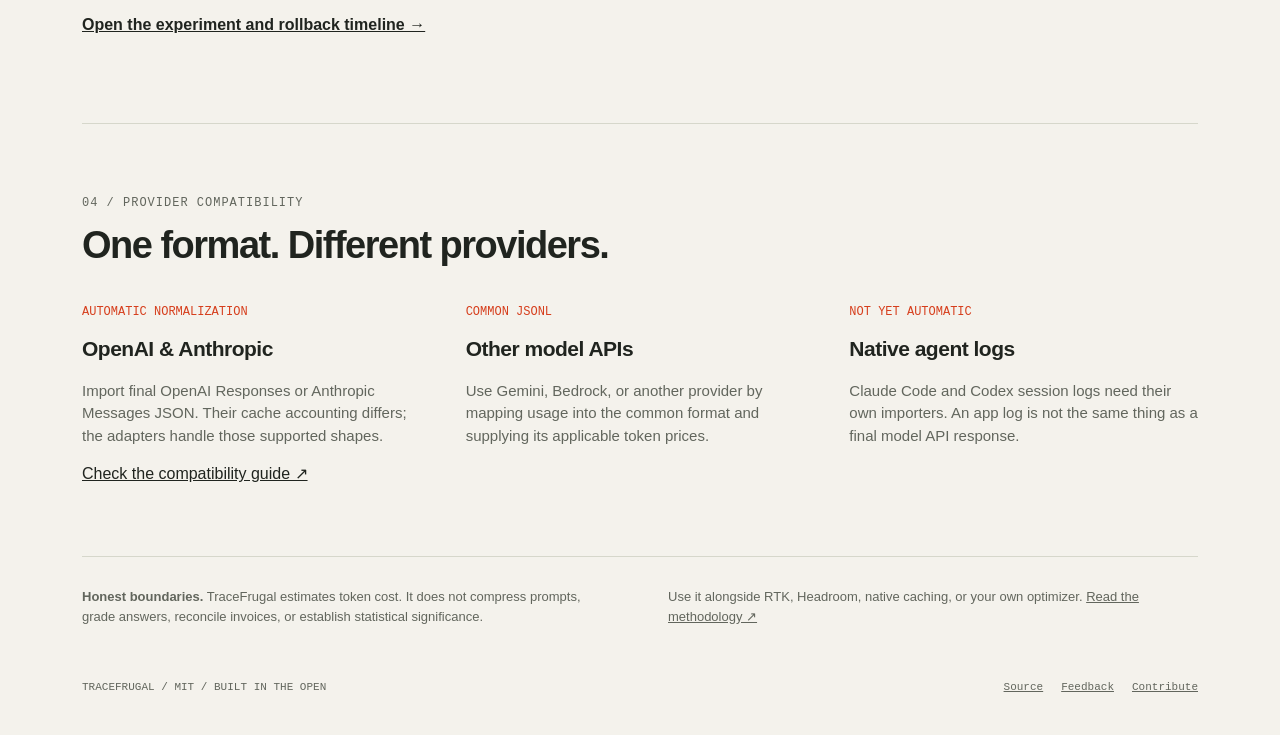
<file: site/methodology.html>
<!doctype html>
<html lang="en">
<head>
  <meta charset="utf-8">
  <meta name="viewport" content="width=device-width, initial-scale=1">
  <meta name="description" content="Fewer tokens can mean a higher bill. TraceFrugal catches AI agent cost and task-outcome regressions in CI. A local Go CLI with no API key.">
  <meta name="theme-color" content="#f4f2ec">
  <meta property="og:title" content="TraceFrugal — Fewer tokens. Higher bill?">
  <meta property="og:description" content="Catch AI agent cost and task-outcome regressions before you ship. Try the interactive example.">
  <meta property="og:type" content="website">
  <meta property="og:url" content="https://niceysam.github.io/tracefrugal/">
  <meta name="twitter:card" content="summary_large_image">
  <link rel="canonical" href="https://niceysam.github.io/tracefrugal/">
  <title>TraceFrugal — Fewer tokens. Higher bill?</title>
  <link rel="icon" href="data:image/svg+xml,%3Csvg xmlns='http://www.w3.org/2000/svg' viewBox='0 0 64 64'%3E%3Crect width='64' height='64' rx='12' fill='%23ef512c'/%3E%3Cpath d='M16 18h32v8H36v24h-8V26H16z' fill='white'/%3E%3C/svg%3E">
  <style>
    :root{--paper:#f4f2ec;--ink:#20241f;--muted:#62665d;--line:#d6d7cb;--orange:#d63e1c;--green:#2e6943;--mono:ui-monospace,SFMono-Regular,Consolas,monospace}
    *{box-sizing:border-box}body{margin:0;background:var(--paper);color:var(--ink);font-family:Arial,Helvetica,sans-serif;line-height:1.5}
    a{color:inherit}a:focus-visible,button:focus-visible,input:focus-visible{outline:3px solid #2755bf;outline-offset:5px}
    .wrap{max-width:1180px;margin:auto;padding:0 32px}nav{height:90px;display:flex;align-items:center;justify-content:space-between;border-bottom:1px solid var(--line)}
    .brand{text-decoration:none;font-size:22px;font-weight:800;letter-spacing:-1px;display:flex;align-items:center;gap:12px}.mark{background:var(--orange);color:white;width:32px;height:32px;display:grid;place-items:center;font-family:var(--mono);font-size:20px}
    .navlinks{display:flex;gap:28px;align-items:center;font-size:14px}.navlinks a{text-decoration:none}.navlinks a:hover{text-decoration:underline}
    .github{border:1px solid var(--ink);padding:9px 16px}.eyebrow,.mono{font-family:var(--mono);font-size:12px;letter-spacing:1px}.eyebrow{color:var(--muted);text-transform:uppercase}
    .hero{padding:76px 0 60px;display:grid;grid-template-columns:1fr .92fr;gap:52px;align-items:center}
    h1{font-size:clamp(48px,5.8vw,76px);line-height:1.02;letter-spacing:-4px;margin:24px 0}h1 em{font-style:normal;color:var(--orange)}
    .lead{font-size:19px;line-height:1.6;max-width:480px;color:var(--muted)}.lead strong{color:var(--ink);font-weight:600}
    .actions{display:flex;gap:12px;margin:28px 0 20px;flex-wrap:wrap}.button{display:inline-flex;align-items:center;justify-content:center;text-decoration:none;padding:13px 20px;font-weight:600;font-size:14px;border:1px solid var(--ink);background:var(--ink);color:white}.button.secondary{background:transparent;color:var(--ink)}
    .fine{font-size:12px;color:var(--muted)}.terminal{background:#20241f;color:#eeeede;border-radius:8px;overflow:hidden;box-shadow:14px 14px 0 #dedfd2;transform:rotate(-1deg)}
    .terminal-head{display:flex;justify-content:space-between;align-items:center;border-bottom:1px solid #45493e;padding:15px 20px;font:11px var(--mono);color:#b8bdad}.dots{display:flex;gap:5px}.dots i{width:7px;height:7px;border:1px solid #a4aa96;border-radius:50%}
    .terminal-body{padding:25px;font:13px/1.8 var(--mono)}.prompt{color:#bdcd9f}.terminal-body .dim{color:#aeb4a4}.term-rule{border-top:1px dashed #5a6051;margin:22px 0}
    .term-row{display:flex;justify-content:space-between;padding:5px 0;gap:15px}.term-row b{font-weight:500}.red{color:#ff997f}.term-fail{margin-top:22px;border-left:3px solid #ff997f;padding-left:14px}.term-fail strong{font-size:18px;display:block}.term-fail span{font-size:12px;color:#c1c6b8}
    .strip{display:flex;flex-wrap:wrap;gap:26px;padding:22px 0;border-top:1px solid var(--line);border-bottom:1px solid var(--line);font:12px var(--mono);color:var(--muted)}.strip span:before{content:"↳ ";color:var(--orange)}
    section{padding:70px 0;border-bottom:1px solid var(--line)}.section-head{display:flex;justify-content:space-between;gap:40px;align-items:end;margin-bottom:30px}h2{font-size:38px;line-height:1.15;letter-spacing:-1.5px;margin:12px 0 0}.section-head p{max-width:380px;color:var(--muted);font-size:15px;margin:0}
    .tabs{display:flex;gap:8px;flex-wrap:wrap;margin:25px 0}.tab{font:13px var(--mono);padding:11px 16px;border:1px solid var(--line);background:transparent;cursor:pointer;color:var(--ink)}.tab[aria-pressed=true]{background:var(--ink);color:var(--paper);border-color:var(--ink)}
    .lab{background:#faf9f5;border:1px solid var(--line);display:grid;grid-template-columns:1fr 1fr}
    .chart-panel{padding:28px;border-right:1px solid var(--line)}.result-panel{padding:28px}
    .small-title{font:11px var(--mono);letter-spacing:1px;color:var(--muted);text-transform:uppercase}.chart-row{margin:25px 0}.chart-label{display:flex;justify-content:space-between;font-size:14px;margin-bottom:10px}.bar-track{height:30px;background:#e8e9df;display:flex;overflow:hidden}.bar{transition:width .25s;min-width:0}.bar.uncached{background:var(--orange)}.bar.cached{background:#9bb484}
    .legend{display:flex;gap:20px;font-size:12px;color:var(--muted);margin-top:25px}.legend i{display:inline-block;height:8px;width:8px;margin-right:6px}.legend .cached{background:#9bb484}.legend .uncached{background:var(--orange)}
    .verdict{display:flex;justify-content:space-between;align-items:center;margin-bottom:18px}.badge{font:13px var(--mono);padding:5px 10px;border:1px solid currentColor;color:var(--orange)}.badge.pass{color:var(--green)}.delta{font:13px var(--mono);color:var(--muted)}
    .costs{display:grid;grid-template-columns:1fr 1fr;gap:20px;margin:26px 0}.costs small{display:block;color:var(--muted);font-size:12px}.costs strong{font-size:36px;font-weight:500;letter-spacing:-1.5px}.explanation{font-size:15px;min-height:66px}.outcome{font:12px var(--mono);padding-top:18px;border-top:1px solid var(--line)}
    details{margin-top:20px}summary{cursor:pointer;font:12px var(--mono);color:var(--muted)}.controls{display:grid;grid-template-columns:repeat(3,1fr);gap:15px;margin-top:20px}label{font-size:12px;color:var(--muted)}input{display:block;background:white;border:1px solid var(--line);width:100%;padding:9px;margin-top:6px;font:14px var(--mono);color:var(--ink)}
    .lab-note{font-size:12px;color:var(--muted);margin:15px 0 0}.steps{display:grid;grid-template-columns:repeat(3,1fr);gap:35px;margin-top:38px}.step-num{font:12px var(--mono);color:var(--orange)}h3{font-size:21px;letter-spacing:-.5px;margin:14px 0}.steps p{color:var(--muted);font-size:15px}
    .install{display:grid;grid-template-columns:.8fr 1.2fr;gap:45px}.codebox{position:relative;background:var(--ink);color:#e8eddd;border-radius:5px;padding:22px;overflow:auto}pre{font:12px/1.9 var(--mono);margin:0;white-space:pre-wrap;overflow-wrap:anywhere}.copy{position:absolute;right:10px;top:8px;background:#3a4034;border:1px solid #606955;color:#e8eddd;font:10px var(--mono);padding:4px 8px;cursor:pointer}
    .install p{color:var(--muted)}.install a{font-size:14px}.boundaries{display:flex;justify-content:space-between;gap:35px;padding:30px 0;color:var(--muted);font-size:13px}.boundaries p{margin:0;max-width:530px}
    footer{display:flex;justify-content:space-between;padding:25px 0 40px;font:11px var(--mono);color:var(--muted);gap:20px}footer a{margin-left:18px}.skip{position:absolute;left:-9999px}.skip:focus{left:12px;top:12px;background:white;padding:10px;z-index:10}
    @media(max-width:800px){.wrap{padding:0 22px}.hero{grid-template-columns:1fr;gap:30px;padding:45px 0}h1{letter-spacing:-2.5px}.terminal{transform:none;margin-bottom:12px}.navlinks{gap:14px}.navlinks .doclink{display:none}.section-head{display:block}.section-head p{margin-top:20px}.lab{grid-template-columns:1fr}.chart-panel{border-right:0;border-bottom:1px solid var(--line)}.steps{grid-template-columns:1fr;gap:16px}.install{grid-template-columns:1fr;gap:20px}.controls{grid-template-columns:1fr 1fr}.boundaries{flex-direction:column}.costs strong{font-size:32px}section{padding:45px 0}footer{flex-wrap:wrap}footer a{margin:0 16px 0 0}}
    @media(prefers-reduced-motion:reduce){.bar{transition:none}}
  </style>
</head>
<body>
<a class="skip" href="#main">Skip to content</a>
<div class="wrap">
  <nav aria-label="Main navigation">
    <a class="brand" href="./"><span class="mark" aria-hidden="true">t</span>tracefrugal<span style="font:10px var(--mono);color:var(--muted);letter-spacing:0">/ OSS</span></a>
    <div class="navlinks"><a href="#playground">Try the demo</a><a class="doclink" href="example-report.html">HTML report</a><a class="github" href="https://github.com/niceysam/tracefrugal">GitHub ↗</a></div>
  </nav>
  <main id="main">
    <header class="hero">
      <div>
        <div class="eyebrow">Cost regression testing for AI agents</div>
        <h1>Fewer tokens.<br><em>Higher bill?</em></h1>
        <p class="lead">Your smaller prompt lost its cache. Your cheaper agent stopped solving the task.<br><strong>Catch both before you ship.</strong></p>
        <div class="actions"><a class="button" href="#playground">See the counterexample ↓</a><a class="button secondary" href="https://github.com/niceysam/tracefrugal/releases/latest">Get the CLI ↗</a></div>
        <div class="fine">Local Go binary · No API key · No runtime network calls</div>
      </div>
      <div class="terminal" aria-label="Synthetic comparison: input falls 61 percent, cost rises 212 percent, gate fails">
        <div class="terminal-head"><span class="dots" aria-hidden="true"><i></i><i></i><i></i></span><span>tracefrugal compare</span><span>01 / synthetic demo</span></div>
        <div class="terminal-body">
          <div><span class="prompt">$</span> tracefrugal compare <span class="dim">…</span></div>
          <div class="term-rule"></div>
          <div class="term-row dim"><span>INPUT TOKENS</span><span>TOKEN COST</span></div>
          <div class="term-row"><span>1,020,000 → 400,000</span><b class="red">$0.66 → $2.06</b></div>
          <div class="term-row"><span class="prompt">−60.8%</span><b class="red">+212.1%</b></div>
          <div class="term-rule"></div>
          <div class="dim">Same two tasks. Both pass.</div><div class="dim">But cached input became full-price input.</div>
          <div class="term-fail"><strong class="red">FAIL <span class="red">/ exit 1</span></strong><span>Cost per success exceeded the threshold.</span></div>
        </div>
      </div>
    </header>
    <div class="strip"><span>Explicit prices</span><span>Cache-aware accounting</span><span>Task-level outcomes</span><span>CI exit codes</span><span>MIT license</span></div>
    <section id="playground" aria-labelledby="lab-title">
      <div class="section-head"><div><div class="eyebrow">01 / Interactive example</div><h2>Count what you pay for.</h2></div><p>Token count alone misses the story. Switch scenarios to see the same accounting rule applied to different agent runs.</p></div>
      <div class="tabs" role="group" aria-label="Example scenario">
        <button class="tab" data-scenario="miss" aria-pressed="true">01 · Cache lost</button>
        <button class="tab" data-scenario="good" aria-pressed="false">02 · Cache retained</button>
        <button class="tab" data-scenario="quality" aria-pressed="false">03 · Quality lost</button>
      </div>
      <div class="lab">
        <div class="chart-panel">
          <div class="small-title">Input tokens across two model calls</div>
          <div class="chart-row"><div class="chart-label"><span>Baseline</span><span class="mono" id="base-count">1,020,000</span></div><div class="bar-track"><div class="bar cached" style="width:98.039%"></div><div class="bar uncached" style="width:1.961%"></div></div></div>
          <div class="chart-row"><div class="chart-label"><span>Candidate</span><span class="mono" id="candidate-count">400,000</span></div><div class="bar-track"><div id="candidate-cache" class="bar cached"></div><div id="candidate-input" class="bar uncached"></div></div></div>
          <div class="legend"><span><i class="cached"></i>Cached input</span><span><i class="uncached"></i>Uncached input</span></div>
          <p class="lab-note">Both runs also generate 4,000 output tokens. Bar lengths share the baseline scale.</p>
        </div>
        <div class="result-panel" aria-live="polite" aria-atomic="true">
          <div class="verdict"><span id="verdict" class="badge">FAIL</span><span id="delta" class="delta">+212.12% / cost per success</span></div>
          <div class="costs"><div><small>Baseline · estimated token cost</small><strong id="base-cost">$0.660</strong></div><div><small>Candidate · estimated token cost</small><strong id="candidate-cost">$2.060</strong></div></div>
          <div class="explanation" id="explanation">Input shrank, but the cache disappeared. The candidate costs more to complete the same tasks.</div>
          <div class="outcome" id="outcome">TASKS PASSED: 2/2 → 2/2 · ALLOWED COST INCREASE: 5%</div>
        </div>
      </div>
      <details><summary>Change the hypothetical prices</summary><div class="controls">
        <label for="input-rate">Uncached input / 1M tokens ($)<input id="input-rate" type="number" min="0" max="10000" step="0.1" value="5"></label>
        <label for="cache-rate">Cached input / 1M tokens ($)<input id="cache-rate" type="number" min="0" max="10000" step="0.1" value="0.5"></label>
        <label for="output-rate">Output / 1M tokens ($)<input id="output-rate" type="number" min="0" max="10000" step="0.1" value="15"></label>
      </div></details>
      <p class="lab-note">Synthetic usage and hypothetical prices. This is an illustrative calculator, not a provider quote or measured optimization result. All calculation happens in your browser.</p>
      <noscript><p>This interactive example requires JavaScript. The static example above and <a href="https://github.com/niceysam/tracefrugal/tree/main/examples">CLI fixtures</a> contain the same accounting scenario.</p></noscript>
    </section>
    <section aria-labelledby="workflow-title">
      <div class="eyebrow">02 / Small tool. Explicit contract.</div><h2 id="workflow-title">From usage to a release gate.</h2>
      <div class="steps">
        <article><div class="step-num">[01] CAPTURE</div><h3>Bring usage, not prompts.</h3><p>Record each model call's final token counts. Include retries and tool loops. Add task outcomes from your own evaluator.</p></article>
        <article><div class="step-num">[02] ACCOUNT</div><h3>Use your actual rates.</h3><p>Separate uncached input, cache reads, cache writes, and output. Supply an explicit price file. Unknown prices fail validation.</p></article>
        <article><div class="step-num">[03] COMPARE</div><h3>Keep failures in the bill.</h3><p>Compare total token spend per successful task. Fail CI if costs rise beyond your threshold or a previously passing task fails.</p></article>
      </div>
    </section>
    <section class="install" id="install" aria-labelledby="install-title">
      <div><div class="eyebrow">03 / Start with one command</div><h2 id="install-title">Fits into your<br>existing evaluation.</h2><p>JSONL in. A readable report or JSON out.<br>No agent framework to adopt.</p><a href="https://github.com/niceysam/tracefrugal/blob/main/docs/ci.md">GitHub Actions integration ↗</a></div>
      <div><div class="codebox"><button class="copy" id="copy-install" aria-label="Copy Go installation command">COPY INSTALL</button><pre><span style="color:#b5cba0"># Install with Go 1.23+</span>
go install github.com/niceysam/tracefrugal/cmd/tracefrugal@latest

<span style="color:#b5cba0"># Compare traces from your evaluator</span>
tracefrugal compare \
  --baseline before.jsonl \
  --candidate after.jsonl \
  --prices prices.json \
  --max-increase 5</pre></div><p class="fine"><a href="https://github.com/niceysam/tracefrugal/releases/latest">Prebuilt binaries</a> for macOS, Linux, and Windows · amd64 and arm64</p></div>
    </section>
    <section aria-labelledby="watch-title">
      <div class="eyebrow">Start here</div><h2>One command.<br>See the whole loop.</h2>
      <pre>./tracefrugal demo</pre>
      <p><a href="https://github.com/niceysam/tracefrugal/releases/latest">Download and extract the binary</a>, run the command, and open <strong>http://127.0.0.1:8765/</strong>. On Windows, run <code>.\tracefrugal.exe demo</code>. No config, Python or API key needed.</p>
      <p>See two simulated improvements and one rejected experiment. Try <strong>Restore previous settings &amp; pause</strong> in the browser. Only demo files change.</p>
      <div class="eyebrow">Watch your own usage</div><h2 id="watch-title">See it. Change it. Verify it.</h2>
      <p>Connect your OpenAI or Anthropic application with the usage-only SDK recorder. Open a local dashboard that refreshes every three seconds: token categories, estimated spend, cache reuse and suggested experiments.</p>
      <pre>tracefrugal serve --trace run.jsonl --prices prices.json</pre>
      <p>Open <strong>http://127.0.0.1:8765/</strong>. No cloud upload. Your application must record its responses; native Claude Code and Codex log importers are not included. Tool-schema and history tokens cannot be separated from usage totals alone.</p>
      <a href="https://github.com/niceysam/tracefrugal/blob/main/docs/live-dashboard.md">Connect your application →</a>
      <h2>Try automatically.<br>Keep the option to roll back.</h2>
      <p>Generate a smaller output cap, test it on your task suite, and apply it only when cost per success falls with no new task failures. See hourly experiments and every decision in a local HTML timeline. Rollback restores the previous managed profile and pauses automation.</p>
      <pre>tracefrugal experiment --config experiment.json --state runs/my-agent --every 1h
tracefrugal serve --state runs/my-agent</pre>
      <p>Your evaluator and application must consume the profile. Evaluations may incur API costs. Rollback restores settings; it cannot undo completed actions or spend.</p>
      <a href="https://github.com/niceysam/tracefrugal/blob/main/docs/experiments.md">Try the free synthetic experiment →</a>
      <p><a href="example-history.html"><strong>Open the experiment and rollback timeline →</strong></a></p>
    </section>
    <section aria-labelledby="compatibility-title">
      <div class="eyebrow">04 / Provider compatibility</div><h2 id="compatibility-title">One format. Different providers.</h2>
      <div class="steps">
        <article><div class="step-num">AUTOMATIC NORMALIZATION</div><h3>OpenAI &amp; Anthropic</h3><p>Import final OpenAI Responses or Anthropic Messages JSON. Their cache accounting differs; the adapters handle those supported shapes.</p></article>
        <article><div class="step-num">COMMON JSONL</div><h3>Other model APIs</h3><p>Use Gemini, Bedrock, or another provider by mapping usage into the common format and supplying its applicable token prices.</p></article>
        <article><div class="step-num">NOT YET AUTOMATIC</div><h3>Native agent logs</h3><p>Claude Code and Codex session logs need their own importers. An app log is not the same thing as a final model API response.</p></article>
      </div><a href="https://github.com/niceysam/tracefrugal/blob/main/docs/providers.md">Check the compatibility guide ↗</a>
    </section>
    <div class="boundaries"><p><strong>Honest boundaries.</strong> TraceFrugal estimates token cost. It does not compress prompts, grade answers, reconcile invoices, or establish statistical significance.</p><p>Use it alongside RTK, Headroom, native caching, or your own optimizer. <a href="https://github.com/niceysam/tracefrugal/blob/main/docs/methodology.md">Read the methodology ↗</a></p></div>
  </main>
  <footer><span>TRACEFRUGAL / MIT / BUILT IN THE OPEN</span><span><a href="https://github.com/niceysam/tracefrugal">Source</a><a href="https://github.com/niceysam/tracefrugal/issues">Feedback</a><a href="https://github.com/niceysam/tracefrugal/blob/main/CONTRIBUTING.md">Contribute</a></span></footer>
</div>
<script>
  const scenarios = {
    miss: {input:400000,cached:0,success:2},
    good: {input:10000,cached:200000,success:2},
    quality: {input:10000,cached:200000,success:1}
  };
  let selected = 'miss';
  const el = id => document.getElementById(id);
  function update() {
    const fields = ['input-rate','cache-rate','output-rate'];
    if (fields.some(id => el(id).value === '' || !el(id).checkValidity())) {
      el('verdict').textContent = 'CHECK RATES';
      el('verdict').className = 'badge';
      el('explanation').textContent = 'Enter nonnegative prices between 0 and 10,000 dollars per million tokens.';
      el('delta').textContent = 'Calculation paused';
      el('base-cost').textContent = '—';
      el('candidate-cost').textContent = '—';
      return;
    }
    const [input,cache,output] = fields.map(id => Number(el(id).value));
    const s = scenarios[selected];
    const a = (20000*input + 1000000*cache + 4000*output)/1000000;
    const b = (s.input*input + s.cached*cache + 4000*output)/1000000;
    const change = a === 0 ? (b === 0 ? 0 : Infinity) : (b/s.success/(a/2)-1)*100;
    const failed = s.success < 2 || change > 5+1e-9;
    el('candidate-count').textContent = (s.input+s.cached).toLocaleString('en-US');
    el('candidate-cache').style.width = s.cached/1020000*100+'%';
    el('candidate-input').style.width = s.input/1020000*100+'%';
    el('base-cost').textContent = '$'+a.toFixed(3);
    el('candidate-cost').textContent = '$'+b.toFixed(3);
    el('verdict').textContent = failed ? 'FAIL / EXIT 1' : 'PASS / EXIT 0';
    el('verdict').className = 'badge'+(failed?'':' pass');
    el('delta').textContent = Number.isFinite(change) ? (change>=0?'+':'')+change.toFixed(2)+'% / cost per success' : 'Increase from zero baseline';
    el('outcome').textContent = 'TASKS PASSED: 2/2 → '+s.success+'/2 · ALLOWED COST INCREASE: 5%';
    el('explanation').textContent = s.success < 2
      ? 'A lower bill cannot excuse a newly failed task. The quality gate fails even when cost per success improves.'
      : failed
      ? 'The candidate exceeds the cost-per-success threshold at these rates. Smaller input alone does not establish savings.'
      : 'Both tasks still pass, and cost per success stays within the threshold at these rates.';
  }
  document.querySelectorAll('[data-scenario]').forEach(button => button.addEventListener('click', () => {
    selected = button.dataset.scenario;
    document.querySelectorAll('[data-scenario]').forEach(b => b.setAttribute('aria-pressed',String(b===button)));
    update();
  }));
  ['input-rate','cache-rate','output-rate'].forEach(id => el(id).addEventListener('input',update));
  el('copy-install').addEventListener('click', async () => {
    try {
      await navigator.clipboard.writeText('go install github.com/niceysam/tracefrugal/cmd/tracefrugal@latest');
      el('copy-install').textContent = 'COPIED';
    } catch {
      el('copy-install').textContent = 'SELECT COMMAND TO COPY';
    }
  });
  update();
</script>
</body>
</html>
</file>
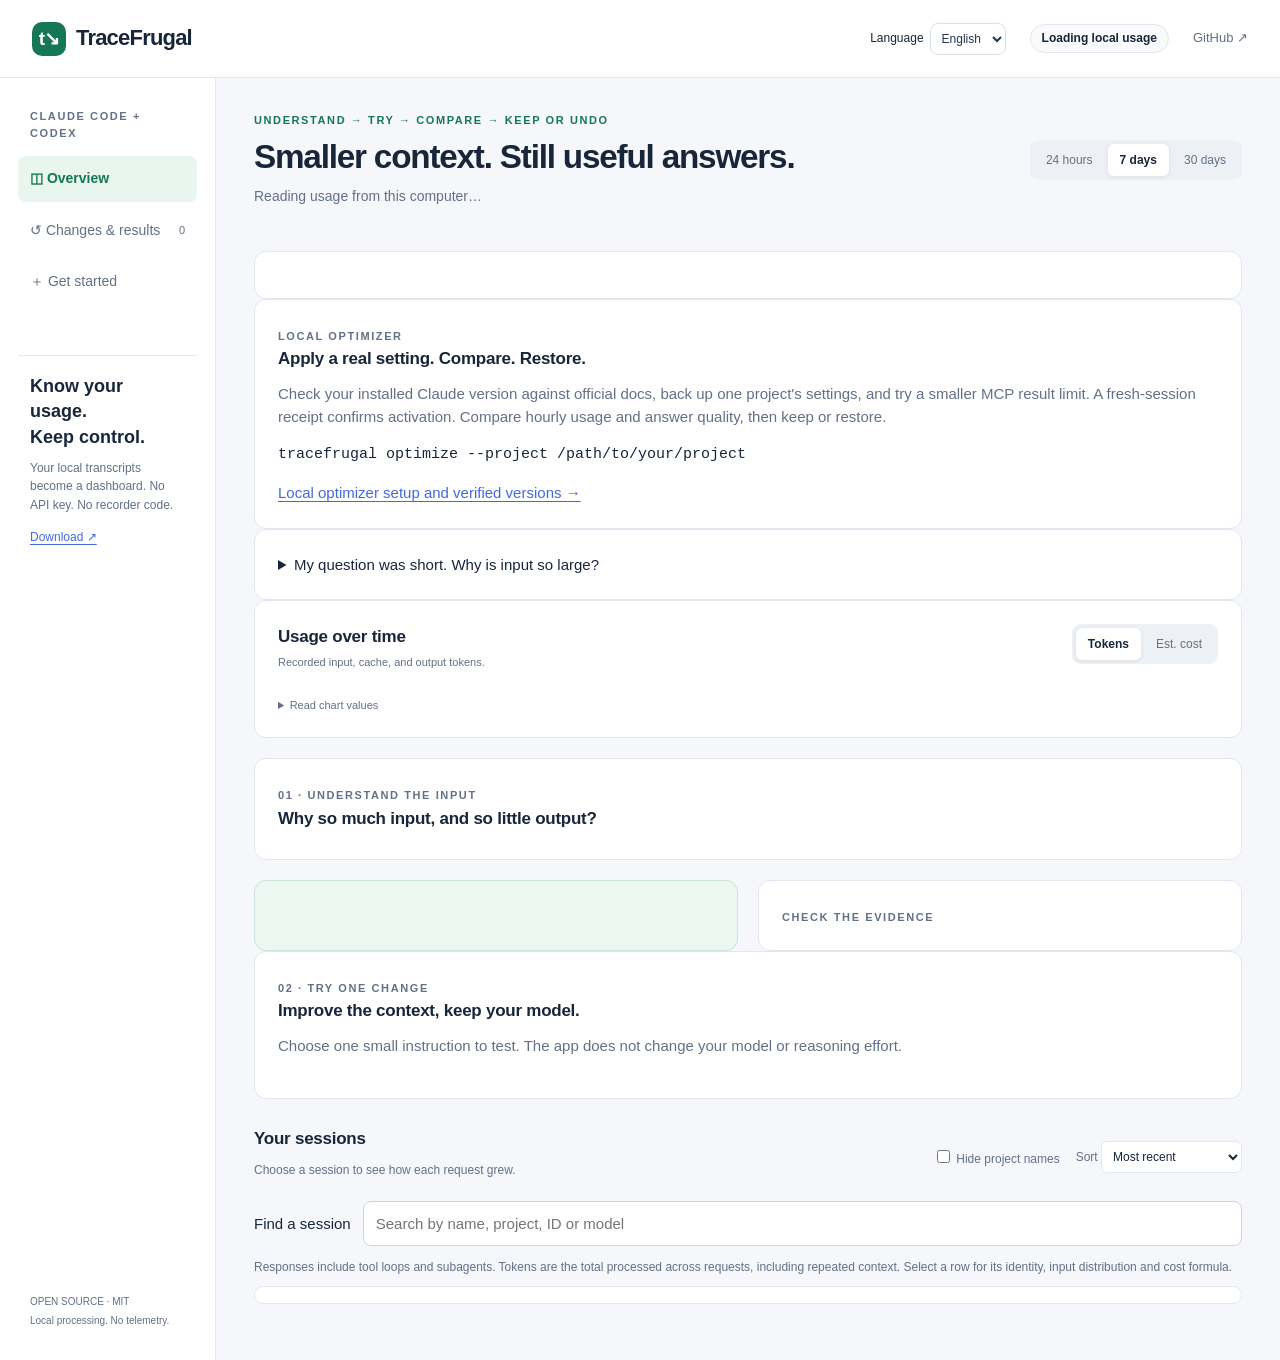
<file: internal/webui/claude.html>
<!doctype html>
<html lang="en">
<head>
  <meta charset="utf-8"><meta name="viewport" content="width=device-width,initial-scale=1">
  <title>TraceFrugal — Understand and reduce your AI context</title>
  <meta name="description" content="See Claude Code and Codex usage together. Explain large inputs, cache reuse and MCP results. Try smaller context, compare quality and undo. One local Go binary.">
  <meta name="theme-color" content="#f5f7fa">
  <link rel="icon" href="favicon.svg" type="image/svg+xml">
  <link rel="stylesheet" href="dashboard.css"><link rel="stylesheet" href="claude.css"><link rel="stylesheet" href="economics.css">
  <script id="bootstrap" type="application/json">{{.}}</script>
  <script src="i18n-ko.js" defer></script><script src="i18n.js" defer></script>
  <script src="economics.js" defer></script><script src="inspector.js" defer></script><script src="claude.js" defer></script>
</head>
<body>
<a class="skip" href="#main">Skip to dashboard</a>
<header class="topbar"><a class="brand" href="./"><span class="logo" aria-hidden="true">t↘</span>TraceFrugal</a><div class="top-actions"><label class="language-picker"><span>Language</span><select data-language aria-label="Language"><option value="en" data-no-i18n>English</option><option value="ko" data-no-i18n>한국어</option></select></label><span id="source" class="pill">Loading local usage</span><a href="https://github.com/niceysam/tracefrugal" target="_blank" rel="noreferrer">GitHub ↗</a></div></header>
<div class="layout">
  <aside class="sidebar"><p class="nav-label">CLAUDE CODE + CODEX</p><nav aria-label="Dashboard">
    <button data-view="overview" aria-current="page">◫ Overview</button>
    <button data-view="changes">↺ Changes &amp; results <span id="change-count" class="count">0</span></button>
    <button data-view="setup">＋ Get started</button>
  </nav><div class="sidebar-note"><strong>Know your usage.<br>Keep control.</strong><p>Your local transcripts become a dashboard. No API key. No recorder code.</p><a href="https://github.com/niceysam/tracefrugal/releases/latest">Download ↗</a></div><div class="sidebar-foot">OPEN SOURCE · MIT<br>Local processing. No telemetry.</div></aside>
  <main id="main" tabindex="-1">
    <div id="notice" class="notice" role="status" aria-live="polite"></div>
    <div id="demo-banner" class="demo-banner" hidden><span><strong>Sample data</strong> · Explore the app before installing. These are not your costs.</span><button class="text-button" data-view="setup">Show my real usage →</button></div>
    <section id="overview" class="view">
      <div class="page-heading"><div><p class="eyebrow">UNDERSTAND → TRY → COMPARE → KEEP OR UNDO</p><h1>Smaller context. Still useful answers.</h1><p id="freshness">Reading usage from this computer…</p></div><div class="range" role="group" aria-label="Time range"><button data-days="1">24 hours</button><button data-days="7" aria-pressed="true">7 days</button><button data-days="30">30 days</button></div></div>
      <article id="sources-panel" class="panel" hidden><div class="panel-heading"><div><span class="step">YOUR LOCAL SOURCES</span><h2>Choose a workspace, or see them together.</h2></div><button class="secondary" data-source="">All sources</button></div><div id="sources" class="source-grid"></div><details><summary>Data coverage &amp; available controls</summary><div id="source-details" class="table-wrap"></div><p class="small">These are log stores, not accounts. Shared launchers count once. Custom folders outside your home need an explicit path. Missing data is not zero usage. Unresolved-event counts cover all retained logs; response and legacy counts use the selected period.</p></details></article>
      <div id="empty" class="panel onboarding" hidden><h2>No recorded usage in this view.</h2><p>Check the source status above, expand the time range, or point the app at your custom log directories. Use Claude Code or Codex and keep this dashboard open.</p><pre>tracefrugal watch --claude-dir /path/to/claude --codex-dir /path/to/codex</pre><p>Cloud sessions, Claude Desktop, and ChatGPT conversations are not imported.</p><button class="primary" data-view="setup">Show setup steps</button></div>
      <div id="metrics" class="metrics"></div>
      <article id="cost-economics" class="panel"></article>
      <article class="panel"><span class="step">LOCAL OPTIMIZER</span><h2>Apply a real setting. Compare. Restore.</h2><p>Check your installed Claude version against official docs, back up one project's settings, and try a smaller MCP result limit. A fresh-session receipt confirms activation. Compare hourly usage and answer quality, then keep or restore.</p><pre>tracefrugal optimize --project /path/to/your/project</pre><a href="https://github.com/niceysam/tracefrugal/blob/main/docs/local-optimizer.md">Local optimizer setup and verified versions →</a></article>
      <article class="panel"><details id="input-explainer"><summary>My question was short. Why is input so large?</summary>
        <h3>Input means everything the model receives for this request.</h3>
        <div class="input-flow"><div><b>1 · Your short question</b><p>It joins instructions, available tool definitions and retained history.</p></div><span aria-hidden="true">→</span><div><b>2 · The model generates a tool call</b><p>The code and arguments it generates are output for this request.</p></div><span aria-hidden="true">→</span><div><b>3 · The tool returns a result</b><p>The result becomes input to the next model request. Retained earlier answers also become input.</p></div></div>
        <div class="table-wrap"><table><thead><tr><th>What you see</th><th>How it is counted</th></tr></thead><tbody>
          <tr><td>A generated answer, code or tool-call arguments</td><td>Model output when generated; input again if retained in a later request.</td></tr>
          <tr><td>A browser Result, file contents or command result</td><td>Tool-returned data supplied as model input. It is not model-generated output.</td></tr>
          <tr><td>A terminal diff, progress log or truncated preview</td><td>Screen formatting does not establish billed tokens. Use provider usage receipts.</td></tr>
        </tbody></table></div>
        <label for="replay-count">Example: model requests using the same 100k input</label> <input id="replay-count" type="range" min="1" max="20" value="10"> <strong id="replay-total"></strong>
        <p class="small">Illustration only: 100k input per request × request count. Real context grows, is trimmed or compacted. Cache hits lower the applicable rate but still count as input; reuse is not guaranteed.</p>
        <p>Reduce oversized tool results and unnecessary round trips first. Preserve useful cached context. These logs do not measure the exact share of your question, instructions, schemas and history.</p>
        <a href="https://developers.openai.com/api/docs/guides/function-calling" target="_blank" rel="noreferrer">Official tool-calling flow ↗</a> · <a href="https://developers.openai.com/api/docs/guides/prompt-caching" target="_blank" rel="noreferrer">Official prompt-cache accounting ↗</a>
      </details></article>
      <article class="panel usage-chart">
        <div class="panel-heading"><div><h2 id="chart-title">Usage over time</h2><p id="chart-caption">Recorded input, cache, and output tokens.</p></div><div class="range" role="group" aria-label="Chart units"><button data-unit="tokens" aria-pressed="true">Tokens</button><button data-unit="cost">Est. cost</button></div></div>
        <div id="chart" class="chart"></div><div id="legend" class="legend"></div>
        <details class="chart-data"><summary>Read chart values</summary><div id="chart-values" class="table-wrap"></div></details>
      </article>
      <article id="session-inspector" class="panel" hidden></article>
      <article class="panel diagnosis"><span class="step">01 · UNDERSTAND THE INPUT</span><h2>Why so much input, and so little output?</h2><div id="diagnosis"></div><div id="tool-sources"></div></article>
      <article id="recommendations-panel" class="panel" hidden><span class="step">WHAT TO CHANGE · AND HOW TO CHECK IT</span><h2>Fix the context before changing the model.</h2><div id="recommendations" class="recommendation-grid"></div><div id="quality" class="notice"></div></article>
      <article id="packing-panel" class="panel" hidden></article>
      <div class="insight-grid">
        <article id="trial-card" class="panel"></article>
        <article class="panel"><span class="step">CHECK THE EVIDENCE</span><div id="findings"></div></article>
      </div>
      <article class="panel"><span class="step">02 · TRY ONE CHANGE</span><h2>Improve the context, keep your model.</h2><p>Choose one small instruction to test. The app does not change your model or reasoning effort.</p><div id="recipes" class="recipe-grid"></div></article>
      <div class="section-heading"><div><h2>Your sessions</h2><p class="small">Choose a session to see how each request grew.</p></div><div class="session-tools"><label><input type="checkbox" id="hide-names"> Hide project names</label><label>Sort <select id="session-sort"><option value="recent">Most recent</option><option value="tokens">Most tokens</option><option value="cost">Highest known cost</option></select></label></div></div>
      <label class="session-search" for="session-search">Find a session <input id="session-search" type="search" placeholder="Search by name, project, ID or model"></label>
      <p class="small">Responses include tool loops and subagents. Tokens are the total processed across requests, including repeated context. Select a row for its identity, input distribution and cost formula.</p>
      <div id="sessions" class="panel table-wrap"></div>
      <p id="coverage" class="footnote"></p>
    </section>
    <section id="changes" class="view" hidden>
      <div class="page-heading"><div><p class="eyebrow">03 · COMPARE TOKENS AND SATISFACTION</p><h1>Did smaller context help?</h1><p>The previous 24 hours vs. up to 24 hours after a change. Hourly observations and your ratings stay on this computer.</p></div></div>
      <div class="notice">Different workloads can change the numbers. Per-response and per-user-turn comparisons help, but do not match task difficulty. Satisfaction is your assessment of the answers and reasoning; it is not an automated quality test.</div>
      <div id="changes-list"></div>
      <div id="packing-history"></div>
    </section>
    <section id="setup" class="view" hidden>
      <div class="page-heading"><div><p class="eyebrow">GET STARTED</p><h1>Your own data, in two steps.</h1><p>For people who use Claude Code or Codex on a Mac, Windows PC, or Linux computer.</p></div></div>
      <div class="connect-grid">
        <article class="panel"><span class="step">01 · DOWNLOAD</span><h2>Get the app for your computer.</h2><p>Download and extract the archive for your operating system. No Go, Python, API key, or sign-up is needed.</p><a id="download" class="primary link-button" href="https://github.com/niceysam/tracefrugal/releases/latest" target="_blank" rel="noreferrer">Download TraceFrugal ↗</a><p class="small">macOS: arm64 for Apple Silicon, amd64 for Intel.<br>Windows: amd64 for most PCs, arm64 for ARM PCs.<br>Linux: choose the matching processor architecture.</p></article>
        <article class="panel"><span class="step">02 · OPEN</span><h2>Run one command.</h2><p>In a terminal opened in the extracted folder:</p><pre id="launch-command">./tracefrugal</pre><button id="copy-command" class="secondary">Copy command</button><p>The app opens your browser, finds local Claude Code and Codex stores, and refreshes automatically. Keep its terminal running.</p><p class="small">If a browser does not open, use the printed local URL. On macOS, if the downloaded app is blocked, review it in Privacy &amp; Security and choose Open Anyway only if you trust the download. The release is not notarized.</p></article>
      </div>
      <article class="panel connect-footer"><h2>What connects automatically?</h2><div class="table-wrap"><table><thead><tr><th>Source</th><th>How it works</th></tr></thead><tbody><tr><td>Claude Code</td><td>Local JSONL discovery in ~/.claude and ~/.claude-*; also CLAUDE_CONFIG_DIR. Main sessions and recorded subagents.</td></tr><tr><td>Codex</td><td>Local sessions and archived_sessions in ~/.codex and ~/.codex-*; also CODEX_HOME. Request receipts preferred; older snapshots have explicit coverage limits. Native Codex costs remain unpriced.</td></tr><tr><td>Claude Code with Bedrock or another provider</td><td>Tokens when recorded in the same format. Provider-specific model IDs may remain unpriced.</td></tr><tr><td>OpenAI / Anthropic API applications</td><td>Available through the <a href="https://github.com/niceysam/tracefrugal/blob/main/docs/live-dashboard.md">API recorder and evaluator</a>. Requires integration.</td></tr><tr><td>ChatGPT, Claude Desktop, web conversations</td><td>No native import.</td></tr></tbody></table></div><p>Prices are token-based estimates, not a subscription bill or a plan-limit meter. Your provider's billing page remains authoritative.</p><a href="https://github.com/niceysam/tracefrugal/blob/main/docs/native-usage.md">Coverage, accounting, privacy and custom sources →</a></article>
    </section>
  </main>
</div>
<dialog id="trial-dialog"><form method="dialog"><button class="close" aria-label="Close">×</button></form><span class="step">ONE RULE · 24-HOUR OBSERVATION</span><h2 id="trial-title">Try a context rule</h2><p>This creates <code>rules/tracefrugal-context.md</code> in your Claude config directory, usually <code>~/.claude</code>. It applies across projects using that directory and adds a small instruction to context.</p><pre id="trial-rule" class="rule-preview"></pre><label for="before-rating">How satisfied are you with the current answers and reasoning?</label><select id="before-rating"><option value="">Choose a rating</option><option value="1">1 · Very dissatisfied</option><option value="2">2 · Dissatisfied</option><option value="3">3 · Mixed</option><option value="4">4 · Satisfied</option><option value="5">5 · Very satisfied</option></select><p>Start a new Claude Code session and verify the rule is loaded with <code>/context</code>. This is an instruction, not enforced output compression. The app records usage; it cannot prove Claude followed the rule.</p><p>The rule stays active after 24 hours until you remove it. Keep the app running for hourly updates, or reopen it to catch up from retained logs.</p><div class="dialog-actions"><button class="secondary" data-close="trial-dialog">Cancel</button><button id="apply-trial" class="primary">Add rule &amp; start trial</button></div></dialog>
<dialog id="restore-dialog"><form method="dialog"><button class="close" aria-label="Close">×</button></form><span class="step">UNDO THE CONTEXT RULE</span><h2>Remove the trial instruction?</h2><p>Only the rule created by this trial is removed. Restore refuses if it was edited elsewhere. Your observations and satisfaction ratings remain in history.</p><p>Start a new Claude Code session so the removed instruction is no longer in context. This cannot refund calls or undo work Claude already performed.</p><div class="dialog-actions"><button class="secondary" data-close="restore-dialog">Keep rule</button><button id="restore-trial" class="primary">Remove trial rule</button></div></dialog>
<noscript>This dashboard needs JavaScript. Run tracefrugal claude --json for an export.</noscript>
</body></html>
</file>
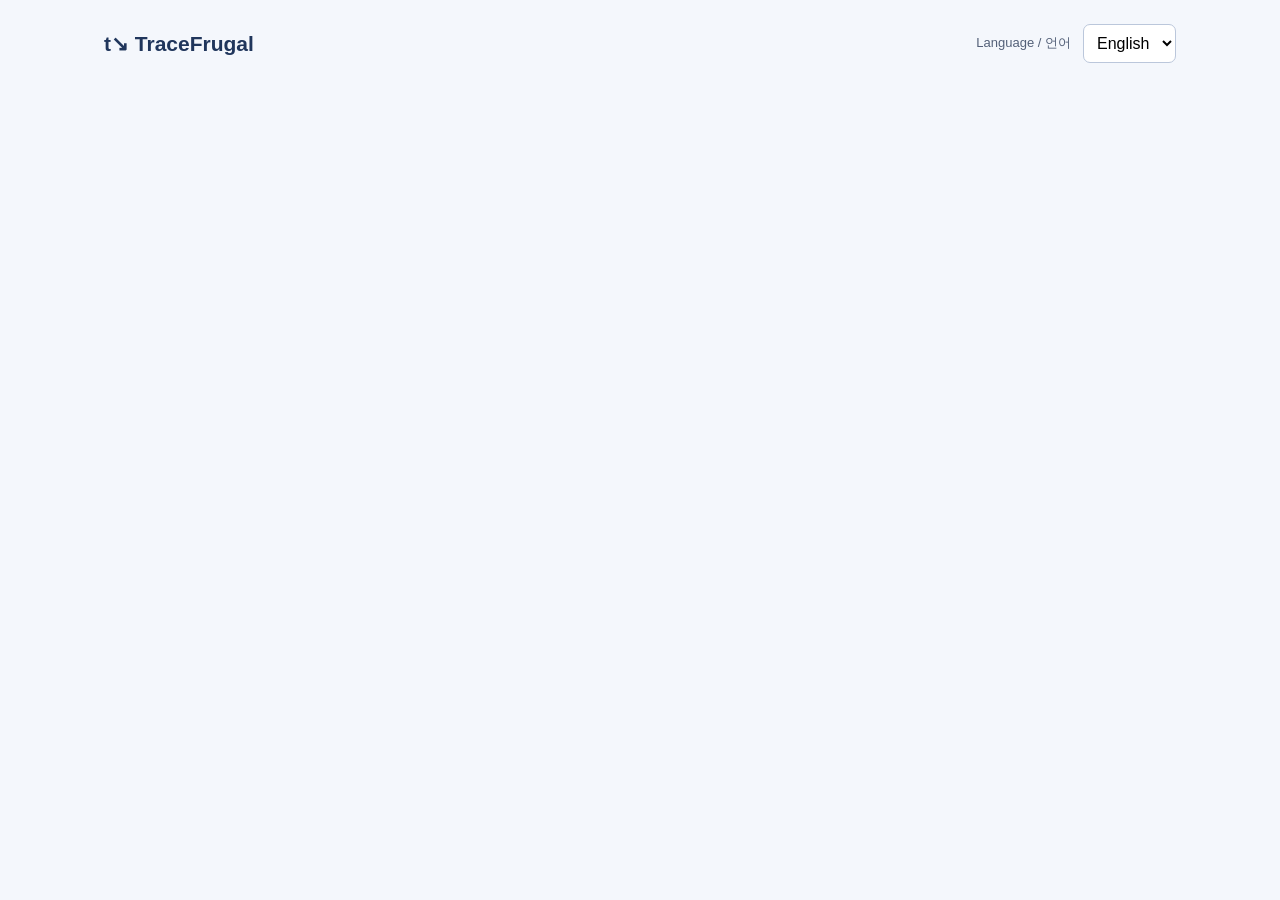
<file: internal/webui/optimizer.html>
<!doctype html>
<html lang="en"><head><meta charset="utf-8"><meta name="viewport" content="width=device-width,initial-scale=1">
<title>TraceFrugal — Local optimizer</title><link rel="icon" href="favicon.svg"><link rel="stylesheet" href="optimizer.css"><link rel="stylesheet" href="economics.css">
<script id="optimizer-bootstrap" type="application/json">{{.}}</script><script defer src="economics.js"></script><script defer src="optimizer.js"></script></head>
<body><header><a href="https://github.com/niceysam/tracefrugal" rel="noreferrer">t↘ TraceFrugal</a><label for="language">Language / 언어</label><select id="language"><option value="en">English</option><option value="ko">한국어</option></select></header>
<main><div id="notice" role="status" aria-live="polite"></div><section id="intro"></section><nav id="steps" aria-label="Progress"></nav><section id="diagnosis"></section><section id="preview"></section><section id="history"></section></main>
<footer id="footer"></footer><noscript>Run tracefrugal doctor for a local diagnosis. JavaScript is required for the local controls.</noscript></body></html>
</file>
<file: site/dashboard.css>
:root{--bg:#f5f7fa;--surface:#fff;--ink:#18263a;--muted:#637086;--border:#e2e7ef;--green:#157755;--green-light:#e8f6ef;--blue:#4269de;--red:#b94242;--orange:#a86711}
*{box-sizing:border-box}body{margin:0;background:var(--bg);color:var(--ink);font:15px/1.55 -apple-system,BlinkMacSystemFont,"Segoe UI",sans-serif}button,a,input{font:inherit}button{cursor:pointer}a{color:var(--blue);text-underline-offset:3px}button:disabled{cursor:wait;opacity:.55}button:focus-visible,a:focus-visible,input:focus-visible,summary:focus-visible{outline:3px solid var(--blue);outline-offset:4px}button{transition:background .15s}button:hover{filter:brightness(.96)}[hidden]{display:none!important}.skip{position:absolute;left:-9999px}.skip:focus{left:12px;top:12px;background:white;padding:12px;z-index:9}
.topbar{height:78px;background:white;border-bottom:1px solid var(--border);display:flex;justify-content:space-between;align-items:center;padding:0 32px;gap:16px}.brand{display:flex;align-items:center;gap:10px;text-decoration:none;font-weight:750;font-size:22px;letter-spacing:-.8px;color:var(--ink)}.logo{width:34px;height:34px;border-radius:10px;background:var(--green);color:white;display:grid;place-items:center;font-size:19px}.top-actions{display:flex;align-items:center;gap:24px;font-size:13px}.top-actions a{text-decoration:none;color:var(--muted)}.pill{display:inline-flex;border:1px solid var(--border);background:#f8fafc;border-radius:20px;padding:4px 11px;font-size:12px;font-weight:600}.pill.demo{color:var(--orange);background:#fff8e8;border-color:#f4e5bf}
.layout{display:grid;grid-template-columns:216px minmax(0,1fr);max-width:1720px;margin:auto;min-height:calc(100vh - 78px)}.sidebar{background:white;border-right:1px solid var(--border);padding:30px 18px;display:flex;flex-direction:column}.nav-label,.eyebrow,.step{font-size:11px;font-weight:750;letter-spacing:1.6px;color:var(--muted)}.nav-label{padding:0 12px;margin:0 0 14px}.sidebar nav{display:grid;gap:6px}.sidebar nav button{display:flex;gap:10px;align-items:center;border:0;background:transparent;padding:12px;border-radius:8px;color:var(--muted);text-align:left;font-size:14px;white-space:nowrap}.sidebar nav button[aria-current=page]{background:var(--green-light);color:var(--green);font-weight:650}.count{margin-left:auto;font-size:11px}.sidebar-note{margin-top:50px;padding:18px 12px;border-top:1px solid var(--border)}.sidebar-note strong{font-size:18px;line-height:1.4}.sidebar-note p,.sidebar-note a{font-size:12px}.sidebar-note p,.sidebar-foot{color:var(--muted)}.sidebar-foot{margin-top:auto;padding:60px 12px 0;font-size:10px;line-height:1.9}
main{padding:34px 38px 36px;min-width:0;max-width:1400px;width:100%;margin:auto}.page-heading{display:flex;justify-content:space-between;align-items:center;gap:20px;margin-bottom:23px}.eyebrow{margin:0 0 8px;color:var(--green)}h1{font-size:clamp(26px,2.6vw,37px);letter-spacing:-1.2px;line-height:1.18;margin:0}h2{font-size:17px;letter-spacing:-.25px;margin:0 0 4px}p{margin:9px 0;color:var(--muted)}.page-heading p:not(.eyebrow){font-size:14px;margin:10px 0 0}.secondary,.primary{border:1px solid var(--border);background:white;padding:11px 17px;border-radius:8px;color:var(--ink);font-size:13px;font-weight:650;white-space:nowrap}.primary{background:var(--green);border-color:var(--green);color:white}.text-button{border:0;background:transparent;color:var(--blue);font-weight:600;font-size:12px;padding:6px 0}.link-button{display:inline-flex;text-decoration:none;margin-top:16px}.demo-banner{display:flex;justify-content:space-between;align-items:center;background:#fff8e8;border:1px solid #efe0ba;color:#805f1d;padding:10px 15px;border-radius:9px;margin-bottom:20px;font-size:12px;gap:12px}.demo-banner .text-button{color:#805f1d;white-space:nowrap}.notice:empty{display:none}.notice{background:#eaf2ff;border:1px solid #ccdcfa;color:#264578;padding:13px 17px;border-radius:9px;font-size:14px;margin-bottom:20px}.notice.error{background:#fff1f1;border-color:#edc3c3;color:#943b3b}
.metrics{display:grid;grid-template-columns:repeat(4,minmax(0,1fr));gap:15px;margin-bottom:20px}.metric{background:white;border:1px solid var(--border);padding:19px 21px;border-radius:12px}.metric-label{color:var(--muted);font-size:12px;display:flex;align-items:center;gap:6px}.metric strong{font-size:30px;letter-spacing:-1px;font-weight:700;display:block;line-height:1.3;margin:8px 0}.metric small{font-size:11px;color:var(--muted);display:block}.metric .good{color:var(--green)}.chart-grid{display:grid;grid-template-columns:1.75fr 1fr;gap:20px}.panel{background:white;border:1px solid var(--border);border-radius:12px;padding:23px;min-width:0}.panel-heading{display:flex;justify-content:space-between;gap:10px;align-items:start}.panel-heading p{font-size:11px;margin:3px 0 0}.unit{font-size:10px;white-space:nowrap;color:var(--muted);background:var(--bg);padding:4px 7px;border-radius:4px}.chart{margin:13px -5px 0}.chart svg{display:block;width:100%;height:auto;min-height:180px;overflow:visible}.chart svg text{font:11px system-ui;fill:var(--muted)}.chart svg .grid{stroke:#e9edf3;stroke-width:1}.chart svg .line{stroke:var(--green);stroke-width:3;fill:none;stroke-linejoin:round}.chart svg .point{stroke:white;stroke-width:3}.chart svg .point-label{fill:var(--ink);font-size:11px;font-weight:650}.legend{display:flex;flex-wrap:wrap;gap:16px;font-size:10px;color:var(--muted);margin:8px 0 0}.dot{display:inline-block;width:8px;height:8px;border-radius:50%;margin-right:6px}.green{background:var(--green)}.blue{background:var(--blue)}.red{background:var(--red)}.chart-data{font-size:11px;margin-top:13px}.chart-data summary{color:var(--muted)}summary{cursor:pointer}.table-wrap{overflow:auto}table{width:100%;border-collapse:collapse;font-size:12px}td,th{text-align:left;padding:9px;border-bottom:1px solid var(--border)}.donut-wrap{display:flex;align-items:center;justify-content:center;gap:15px;margin:19px 0}.donut{width:142px;height:142px;transform:rotate(-90deg);flex-shrink:0}.token-total strong{display:block;font-size:27px;letter-spacing:-1px}.token-total small{font-size:11px;color:var(--muted)}.token-row{display:flex;justify-content:space-between;padding:6px 0;font-size:12px}.token-row>span:first-child{color:var(--muted)}.token-row strong{font-weight:650}.token-note{font-size:10px;margin-top:10px;line-height:1.5}
.action-card{display:flex;justify-content:space-between;align-items:center;gap:24px;border:1px solid #c9e3d7;background:#edf7f1;padding:22px 24px;border-radius:12px;margin-top:20px}.action-copy{display:flex;gap:16px;align-items:start}.action-icon{background:white;color:var(--green);width:38px;height:38px;border-radius:10px;display:grid;place-items:center;font-size:22px;flex-shrink:0}.action-card h2{font-size:18px}.action-card p{max-width:620px;font-size:12px;margin:5px 0 0}.action-buttons{display:flex;gap:9px;flex-shrink:0;align-items:center;flex-wrap:wrap}.section-heading{display:flex;justify-content:space-between;align-items:center;margin:27px 0 12px}.history-row{display:flex;align-items:center;gap:15px;background:white;border:1px solid var(--border);border-radius:9px;padding:14px 18px;margin-bottom:8px}.event-icon{display:grid;place-items:center;width:32px;height:32px;flex-shrink:0;border-radius:50%;color:var(--green);background:var(--green-light);font-weight:700}.event-icon.rejected,.event-icon.error{color:var(--red);background:#fff0f0}.event-icon.rolled_back,.event-icon.resumed{color:var(--blue);background:#edf2ff}.event-body{flex:1;min-width:0}.event-body strong{font-size:13px;font-weight:650}.event-body p{font-size:11px;margin:1px 0 0}.event-cost{font-size:13px;white-space:nowrap;text-align:right}.event-cost small{font-size:10px;color:var(--muted);display:block}.event-badge{font-size:10px;color:var(--muted)}.footnote{font-size:10px;line-height:1.7;margin-top:20px;max-width:980px}.history-detail{margin-bottom:13px;background:white;border:1px solid var(--border);border-radius:10px;padding:18px 22px}.history-detail .history-row{border:0;padding:0;margin:0}.history-detail details{margin:14px 0 0;font-size:12px;color:var(--muted)}.history-detail pre{white-space:pre-wrap;overflow-wrap:anywhere}.history-detail a{font-size:12px}.history-summary{font-size:14px;padding:15px 0 25px;color:var(--muted)}.empty{padding:35px 16px;text-align:center;color:var(--muted);font-size:13px}
.connect-grid{display:grid;grid-template-columns:1fr 1fr;gap:20px}.connect-grid h2{font-size:23px;margin:13px 0}.connect-grid p,.connect-footer p{font-size:13px}.upload{display:flex;flex-direction:column;align-items:center;justify-content:center;border:2px dashed #cbd5e1;background:#f8fafc;border-radius:10px;padding:24px 12px;margin:22px 0 12px;cursor:pointer}.upload>span{font-size:28px;color:var(--green)}.upload strong{font-size:14px}.upload small{font-size:11px;color:var(--muted)}#report-file{max-width:100%;font-size:12px}.connect-grid details{margin-top:20px;font-size:12px}.connect-grid pre{padding:15px;background:var(--bg);border-radius:6px;white-space:pre-wrap;overflow-wrap:anywhere;font-size:11px}.providers{display:flex;gap:6px;margin:22px 0 16px;flex-wrap:wrap}.provider{padding:8px 12px;border:1px solid var(--border);background:white;color:var(--muted);border-radius:7px;font-size:12px}.provider[aria-pressed=true]{background:var(--green-light);color:var(--green);border-color:#b9d9c9}.connect-footer{margin-top:20px}.connect-footer a{font-size:13px}dialog{border:1px solid var(--border);border-radius:14px;padding:30px;max-width:490px;width:calc(100% - 32px);color:var(--ink);box-shadow:0 20px 80px #10203a33}dialog::backdrop{background:#14223866}dialog h2{font-size:24px;margin-top:10px}dialog p{font-size:14px}.close{float:right;border:0;background:transparent;font-size:24px;color:var(--muted)}.dialog-actions{display:flex;gap:10px;justify-content:end;margin-top:25px}
@media(min-width:1500px){main{padding-top:44px}.chart svg{max-height:300px}.metric strong{font-size:36px}}
@media(max-width:1100px){main{padding:26px 24px}.layout{grid-template-columns:180px minmax(0,1fr)}.sidebar{padding:25px 10px}.metric{padding:16px}.metric strong{font-size:25px}.chart-grid{grid-template-columns:1.5fr 1fr}.panel{padding:19px}.action-card{flex-wrap:wrap}.donut{width:110px;height:110px}.donut-wrap{gap:10px}.token-total strong{font-size:23px}}
@media(max-width:820px){.layout{display:block}.sidebar{padding:8px 16px;border-right:0;border-bottom:1px solid var(--border)}.sidebar nav{display:flex;justify-content:space-between}.sidebar nav button{padding:8px;font-size:12px}.sidebar-note,.sidebar-foot,.nav-label{display:none}.topbar{height:65px;padding:0 20px}.brand{font-size:20px}.top-actions{gap:12px}.metrics{grid-template-columns:repeat(2,1fr)}.chart-grid{grid-template-columns:1fr 1fr}.panel-heading{flex-wrap:wrap}.chart svg{min-height:170px}.connect-grid{grid-template-columns:1fr}}
@media(max-width:580px){main{padding:23px 16px}.topbar{padding:0 16px}.top-actions a{font-size:11px}.pill{font-size:10px;padding:3px 8px}.page-heading{align-items:start}.page-heading>.secondary{display:none}h1{font-size:28px}.demo-banner{align-items:start;font-size:11px}.metrics{gap:10px}.metric{padding:15px}.metric strong{font-size:27px}.chart-grid{grid-template-columns:1fr;gap:14px}.panel{padding:19px}.chart svg{min-height:190px}.donut{width:130px;height:130px}.donut-wrap{justify-content:start;margin:12px 0;gap:30px}.token-panel #tokens{max-width:360px;margin:auto}.action-card{padding:19px;gap:16px}.action-icon{display:none}.action-buttons{width:100%}.action-buttons button{flex:1}.history-row{gap:10px;padding:12px}.event-body strong{font-size:12px}.event-cost{font-size:11px}.event-badge{display:none}.dialog-actions{flex-direction:column-reverse}.sidebar nav button{gap:5px}.count{margin-left:0}}
@media(prefers-reduced-motion:reduce){*{transition:none!important}}
@media(max-width:580px){.page-heading{flex-wrap:wrap}#quick-action{width:100%}#quick-action button{width:100%}.chart{overflow-x:auto}.chart svg{min-width:320px}}
/* Shared language control and aggregate inspection; no external fonts. */
.language-picker{display:flex;align-items:center;gap:6px;font-size:12px}
.language-picker select{max-width:110px;padding:7px;border:1px solid #d8dfe9;border-radius:8px;background:#fff;color:#243550}
.session-search{display:flex;align-items:center;gap:12px;flex-wrap:wrap;margin:12px 0}
.session-search input,.alias-form input{border:1px solid #cbd5e1;border-radius:8px;padding:10px 12px;min-width:200px;font:inherit;max-width:100%}
.session-search input{flex:1}
.alias-form{display:flex;align-items:center;gap:10px;flex-wrap:wrap;margin-top:16px}
.alias-form input{width:320px}
.inspector-stats{display:grid;grid-template-columns:repeat(5,minmax(0,1fr));gap:12px;margin:22px 0}
.inspector-stats>div{background:#f4f7fb;padding:14px;border-radius:10px;display:flex;flex-direction:column;gap:8px;font-size:12px}
.inspector-stats strong{font-size:20px}
.price-group{border-top:1px solid #e4e9f0;margin:20px 0;padding-top:12px}
#session-inspector code{overflow-wrap:anywhere}
#session-inspector select{max-width:100%;padding:10px;margin:10px}
html[lang=ko] body{word-break:keep-all;overflow-wrap:anywhere}
@media(max-width:760px){.language-picker>span{display:none}.inspector-stats{grid-template-columns:repeat(2,minmax(0,1fr))}.alias-form input{width:100%}.top-actions{flex-wrap:wrap}}
.input-flow{display:flex;gap:14px;align-items:center;margin:18px 0}
.input-flow>div{flex:1;padding:16px;background:#f3f6fb;border-radius:10px}
.input-flow p{font-size:13px}
@media(max-width:760px){.input-flow{flex-direction:column}.input-flow>span{transform:rotate(90deg)}}
</file>
<file: site/claude.css>
.range{display:flex;gap:3px;padding:4px;background:#edf1f5;border-radius:9px;flex-shrink:0}.range button{background:transparent;border:0;color:var(--muted);border-radius:6px;font-size:12px;padding:7px 12px;white-space:nowrap}.range button[aria-pressed=true]{background:white;box-shadow:0 1px 4px #18263a18;color:var(--ink);font-weight:650}.usage-chart .chart svg{max-height:300px}.insight-grid{display:grid;grid-template-columns:1fr 1fr;gap:20px;margin-top:20px}.insight-grid h2{margin-top:9px;font-size:20px}.insight-grid p{font-size:12px}.insight-grid .panel:first-child{background:#edf7f1;border-color:#c9e3d7}.insight-grid .primary{margin-top:12px}.finding+.finding{border-top:1px solid var(--border);margin-top:14px;padding-top:8px}.finding h3{font-size:14px;margin:8px 0 0}.small,.session-tools{font-size:12px}.session-tools{display:flex;gap:16px;flex-wrap:wrap;align-items:center;color:var(--muted)}select{border:1px solid var(--border);border-radius:6px;background:white;padding:7px;font:inherit;color:var(--ink)}td button.session{background:transparent;border:0;padding:0;text-align:left;color:var(--blue);font-weight:650;max-width:270px;overflow-wrap:anywhere}.sub{display:block;font-size:10px;color:var(--muted);font-weight:400}.session-selected td{background:#edf7f1}#sessions{padding:8px 14px}.onboarding{margin-bottom:20px}.onboarding h2{font-size:24px}.onboarding p{max-width:750px}.onboarding pre,pre{white-space:pre-wrap;overflow-wrap:anywhere}.partial-price{color:var(--orange)}.change-result{margin-top:16px}.change-result th{font-size:11px}.change-result td{font-size:12px}.change-top{display:flex;justify-content:space-between;gap:15px;align-items:center}.change-top h2{font-size:21px}.change-top .pill{background:var(--green-light);color:var(--green)}.usage-bar{transition:opacity .1s}.usage-bar:hover{opacity:.7}.readable-table td,.readable-table th{white-space:nowrap}#chart-values{max-height:280px}.request-note{background:#f8fafc;padding:10px;border-radius:7px;font-size:12px;margin-top:10px}.error-note{color:var(--orange)}.intro-cta{display:flex;gap:12px;align-items:center;flex-wrap:wrap}.metric strong{font-size:29px}.small-link{font-size:12px}.request-zero{fill:none;stroke:#a86711;stroke-width:2}
@media(max-width:900px){.insight-grid{grid-template-columns:1fr}.section-heading{align-items:start;gap:12px;flex-wrap:wrap}.session-tools{gap:10px}.page-heading{flex-wrap:wrap}.metric strong{font-size:25px}}
@media(max-width:580px){.range{max-width:100%}.range button{padding:7px 10px}.insight-grid{gap:14px}.session-tools{width:100%;justify-content:space-between}.usage-chart .chart svg{min-width:0}.change-top{align-items:start;flex-wrap:wrap}.sidebar nav button{font-size:11px}.sidebar{padding:8px}.metric strong{font-size:24px}.usage-chart .panel-heading{gap:12px}#sessions td,#sessions th{padding:8px 5px}.top-actions{gap:8px}}
.hour-bars{padding:16px 0}.hour-bars h3{font-size:14px;margin:0}.hour-bar{display:flex;align-items:center;gap:12px;font-size:12px;margin:10px 0}.hour-bar>span{width:55px;flex-shrink:0}.hour-bar>div{flex:1;background:#f1f4f7;height:13px;border-radius:4px;overflow:hidden}.hour-bar i{display:block;background:#79bea2;height:100%;border-radius:4px}.hour-bar:first-of-type i{background:#4269de}.hour-bar strong{width:75px;text-align:right;font-size:12px}
.diagnosis{margin-top:20px}.diagnosis-grid,.recipe-grid{display:grid;grid-template-columns:repeat(3,minmax(0,1fr));gap:22px}.diagnosis-grid h3{color:var(--blue)}.diagnosis-grid p,.recipe p{font-size:13px}.recipe-grid{margin-top:18px}.recipe{border:1px solid var(--border);padding:16px;border-radius:12px;display:flex;flex-direction:column;align-items:start}.recipe h3{font-size:16px;margin-top:0}.recipe p{flex:1}.tool-name{overflow-wrap:anywhere;max-width:340px}.source-meter{display:block;width:130px;max-width:100%;height:6px;background:#edf1f5;border-radius:4px;margin-bottom:5px}.source-meter i{display:block;background:#4269de;height:100%;border-radius:4px}.rule-preview{max-height:200px;overflow:auto;font-size:12px}#before-rating{display:block;margin:12px 0;width:100%}.rating-control{display:flex;align-items:center;gap:12px;flex-wrap:wrap;margin:24px 0}.rating-control label{font-size:13px}.trial-verdict{background:#edf7f1;border-radius:10px;padding:18px;margin:18px 0}.trial-verdict strong{font-size:22px}.trial-verdict p{margin-bottom:0}.history-detail th{font-weight:500}details p{font-size:13px}.recipe button{white-space:normal}
@media(max-width:1000px){.diagnosis-grid,.recipe-grid{grid-template-columns:1fr}.diagnosis-grid{gap:6px}.recipe-grid{gap:12px}.recipe h3{margin-bottom:0}}@media(max-width:580px){.tool-name{max-width:160px}.source-meter{width:70px}.trial-verdict strong{font-size:18px}}
.trial-verdict.quality-down{background:#fff4df;border:1px solid #edcf95}.quality-down p{color:#815215}
/* Native source coverage and actionable context recommendations. */
.source-grid,.recommendation-grid{display:grid;grid-template-columns:repeat(auto-fit,minmax(220px,1fr));gap:16px;margin:16px 0}
.source-card{display:flex;flex-direction:column;align-items:flex-start;gap:6px;text-align:left;border:1px solid #dce2e9;background:#fff;border-radius:12px;padding:14px;color:inherit;min-width:0}
.source-card strong{font-size:18px;overflow-wrap:anywhere}
.source-card b{font-size:25px}
.source-card:hover,.source-selected{border-color:#4269de;background:#f3f6ff}
.source-status{font-size:12px;border-radius:16px;background:#edf1f5;padding:4px 9px}
.recommendation{border-left:3px solid #79bea2;padding:8px 18px;background:#f7faf9;border-radius:0 10px 10px 0}
.recommendation p{line-height:1.65}
#sources-panel{margin-bottom:24px}
#quality{margin-top:20px}
.hour-pair{display:grid;grid-template-columns:65px 1fr 150px;gap:10px;align-items:center;margin:7px 0;font-size:12px}
.hour-pair>div{display:flex;flex-direction:column;gap:3px}
.hour-pair i{height:6px;min-width:0;border-radius:3px}
.hour-pair .original{background:#4269de}
.hour-pair .delivered{background:#157755}
.hour-pair small{text-align:right}
#packing-panel{margin:24px 0}
@media(max-width:600px){.source-grid,.recommendation-grid{grid-template-columns:1fr}.source-card{padding:14px}}
</file>
<file: site/economics.css>
.economics{margin:18px 0;padding:18px;border:1px solid #dce3ee;border-radius:12px;background:#f8faff;color:#24354e}
.economics h3{margin:0 0 12px;font-size:19px;line-height:1.45}.economics p{margin:9px 0;line-height:1.6}.economics small,.economics .small{font-size:13px;color:#536078}
.econ-pairs{display:grid;grid-template-columns:repeat(auto-fit,minmax(165px,1fr));gap:18px;margin:18px 0}.econ-pairs>div{min-width:0}.econ-pairs span,.econ-pairs small{display:block}.econ-number{display:block;font-size:clamp(20px,2vw,27px);margin:5px 0;overflow-wrap:anywhere}
.econ-pair>strong{font-size:14px}.econ-pair>span{font-weight:750;font-size:23px;margin:6px 0}.econ-pair-track{background:#e6ebf3;height:7px;overflow:hidden;border-radius:3px;margin-top:7px}.econ-pair-track i{display:block;height:100%;background:#8191ac}.econ-pair-track.after i{background:#386ed2}
.econ-signals{display:grid;gap:10px}.econ-signal{padding:12px 15px;border-left:4px solid #b47c21;background:#fff8e9;border-radius:5px}.econ-signal p{font-size:14px;margin-bottom:0}.econ-danger{border-color:#a53737;background:#fff0ef}
.econ-stack{display:flex;height:16px;overflow:hidden;border-radius:6px;background:#e6ebf3;margin:12px 0}.econ-stack i{height:100%}.econ-costs{display:flex;flex-wrap:wrap;gap:10px 22px;font-size:14px}.econ-costs i{display:inline-block;width:10px;height:10px;border-radius:2px;margin-right:6px}.econ-costs b{margin-left:5px}
.econ-legend{display:flex;flex-wrap:wrap;gap:14px;font-size:13px}.econ-legend span:first-child{color:#386ed2}.econ-legend span:last-child{color:#278367}.econ-chart{width:100%;height:auto;display:block;margin:10px 0}.econ-chart text{font-size:12px;fill:#536078}.econ-empty{padding:20px;border:1px dashed #a8b3c6;border-radius:10px}
@media(max-width:600px){.econ-pairs{grid-template-columns:1fr 1fr}.economics{padding:13px}.econ-number{font-size:21px}}@media(max-width:360px){.econ-pairs{grid-template-columns:1fr}}
</file>
<file: internal/webui/dashboard.css>
:root{--bg:#f5f7fa;--surface:#fff;--ink:#18263a;--muted:#637086;--border:#e2e7ef;--green:#157755;--green-light:#e8f6ef;--blue:#4269de;--red:#b94242;--orange:#a86711}
*{box-sizing:border-box}body{margin:0;background:var(--bg);color:var(--ink);font:15px/1.55 -apple-system,BlinkMacSystemFont,"Segoe UI",sans-serif}button,a,input{font:inherit}button{cursor:pointer}a{color:var(--blue);text-underline-offset:3px}button:disabled{cursor:wait;opacity:.55}button:focus-visible,a:focus-visible,input:focus-visible,summary:focus-visible{outline:3px solid var(--blue);outline-offset:4px}button{transition:background .15s}button:hover{filter:brightness(.96)}[hidden]{display:none!important}.skip{position:absolute;left:-9999px}.skip:focus{left:12px;top:12px;background:white;padding:12px;z-index:9}
.topbar{height:78px;background:white;border-bottom:1px solid var(--border);display:flex;justify-content:space-between;align-items:center;padding:0 32px;gap:16px}.brand{display:flex;align-items:center;gap:10px;text-decoration:none;font-weight:750;font-size:22px;letter-spacing:-.8px;color:var(--ink)}.logo{width:34px;height:34px;border-radius:10px;background:var(--green);color:white;display:grid;place-items:center;font-size:19px}.top-actions{display:flex;align-items:center;gap:24px;font-size:13px}.top-actions a{text-decoration:none;color:var(--muted)}.pill{display:inline-flex;border:1px solid var(--border);background:#f8fafc;border-radius:20px;padding:4px 11px;font-size:12px;font-weight:600}.pill.demo{color:var(--orange);background:#fff8e8;border-color:#f4e5bf}
.layout{display:grid;grid-template-columns:216px minmax(0,1fr);max-width:1720px;margin:auto;min-height:calc(100vh - 78px)}.sidebar{background:white;border-right:1px solid var(--border);padding:30px 18px;display:flex;flex-direction:column}.nav-label,.eyebrow,.step{font-size:11px;font-weight:750;letter-spacing:1.6px;color:var(--muted)}.nav-label{padding:0 12px;margin:0 0 14px}.sidebar nav{display:grid;gap:6px}.sidebar nav button{display:flex;gap:10px;align-items:center;border:0;background:transparent;padding:12px;border-radius:8px;color:var(--muted);text-align:left;font-size:14px;white-space:nowrap}.sidebar nav button[aria-current=page]{background:var(--green-light);color:var(--green);font-weight:650}.count{margin-left:auto;font-size:11px}.sidebar-note{margin-top:50px;padding:18px 12px;border-top:1px solid var(--border)}.sidebar-note strong{font-size:18px;line-height:1.4}.sidebar-note p,.sidebar-note a{font-size:12px}.sidebar-note p,.sidebar-foot{color:var(--muted)}.sidebar-foot{margin-top:auto;padding:60px 12px 0;font-size:10px;line-height:1.9}
main{padding:34px 38px 36px;min-width:0;max-width:1400px;width:100%;margin:auto}.page-heading{display:flex;justify-content:space-between;align-items:center;gap:20px;margin-bottom:23px}.eyebrow{margin:0 0 8px;color:var(--green)}h1{font-size:clamp(26px,2.6vw,37px);letter-spacing:-1.2px;line-height:1.18;margin:0}h2{font-size:17px;letter-spacing:-.25px;margin:0 0 4px}p{margin:9px 0;color:var(--muted)}.page-heading p:not(.eyebrow){font-size:14px;margin:10px 0 0}.secondary,.primary{border:1px solid var(--border);background:white;padding:11px 17px;border-radius:8px;color:var(--ink);font-size:13px;font-weight:650;white-space:nowrap}.primary{background:var(--green);border-color:var(--green);color:white}.text-button{border:0;background:transparent;color:var(--blue);font-weight:600;font-size:12px;padding:6px 0}.link-button{display:inline-flex;text-decoration:none;margin-top:16px}.demo-banner{display:flex;justify-content:space-between;align-items:center;background:#fff8e8;border:1px solid #efe0ba;color:#805f1d;padding:10px 15px;border-radius:9px;margin-bottom:20px;font-size:12px;gap:12px}.demo-banner .text-button{color:#805f1d;white-space:nowrap}.notice:empty{display:none}.notice{background:#eaf2ff;border:1px solid #ccdcfa;color:#264578;padding:13px 17px;border-radius:9px;font-size:14px;margin-bottom:20px}.notice.error{background:#fff1f1;border-color:#edc3c3;color:#943b3b}
.metrics{display:grid;grid-template-columns:repeat(4,minmax(0,1fr));gap:15px;margin-bottom:20px}.metric{background:white;border:1px solid var(--border);padding:19px 21px;border-radius:12px}.metric-label{color:var(--muted);font-size:12px;display:flex;align-items:center;gap:6px}.metric strong{font-size:30px;letter-spacing:-1px;font-weight:700;display:block;line-height:1.3;margin:8px 0}.metric small{font-size:11px;color:var(--muted);display:block}.metric .good{color:var(--green)}.chart-grid{display:grid;grid-template-columns:1.75fr 1fr;gap:20px}.panel{background:white;border:1px solid var(--border);border-radius:12px;padding:23px;min-width:0}.panel-heading{display:flex;justify-content:space-between;gap:10px;align-items:start}.panel-heading p{font-size:11px;margin:3px 0 0}.unit{font-size:10px;white-space:nowrap;color:var(--muted);background:var(--bg);padding:4px 7px;border-radius:4px}.chart{margin:13px -5px 0}.chart svg{display:block;width:100%;height:auto;min-height:180px;overflow:visible}.chart svg text{font:11px system-ui;fill:var(--muted)}.chart svg .grid{stroke:#e9edf3;stroke-width:1}.chart svg .line{stroke:var(--green);stroke-width:3;fill:none;stroke-linejoin:round}.chart svg .point{stroke:white;stroke-width:3}.chart svg .point-label{fill:var(--ink);font-size:11px;font-weight:650}.legend{display:flex;flex-wrap:wrap;gap:16px;font-size:10px;color:var(--muted);margin:8px 0 0}.dot{display:inline-block;width:8px;height:8px;border-radius:50%;margin-right:6px}.green{background:var(--green)}.blue{background:var(--blue)}.red{background:var(--red)}.chart-data{font-size:11px;margin-top:13px}.chart-data summary{color:var(--muted)}summary{cursor:pointer}.table-wrap{overflow:auto}table{width:100%;border-collapse:collapse;font-size:12px}td,th{text-align:left;padding:9px;border-bottom:1px solid var(--border)}.donut-wrap{display:flex;align-items:center;justify-content:center;gap:15px;margin:19px 0}.donut{width:142px;height:142px;transform:rotate(-90deg);flex-shrink:0}.token-total strong{display:block;font-size:27px;letter-spacing:-1px}.token-total small{font-size:11px;color:var(--muted)}.token-row{display:flex;justify-content:space-between;padding:6px 0;font-size:12px}.token-row>span:first-child{color:var(--muted)}.token-row strong{font-weight:650}.token-note{font-size:10px;margin-top:10px;line-height:1.5}
.action-card{display:flex;justify-content:space-between;align-items:center;gap:24px;border:1px solid #c9e3d7;background:#edf7f1;padding:22px 24px;border-radius:12px;margin-top:20px}.action-copy{display:flex;gap:16px;align-items:start}.action-icon{background:white;color:var(--green);width:38px;height:38px;border-radius:10px;display:grid;place-items:center;font-size:22px;flex-shrink:0}.action-card h2{font-size:18px}.action-card p{max-width:620px;font-size:12px;margin:5px 0 0}.action-buttons{display:flex;gap:9px;flex-shrink:0;align-items:center;flex-wrap:wrap}.section-heading{display:flex;justify-content:space-between;align-items:center;margin:27px 0 12px}.history-row{display:flex;align-items:center;gap:15px;background:white;border:1px solid var(--border);border-radius:9px;padding:14px 18px;margin-bottom:8px}.event-icon{display:grid;place-items:center;width:32px;height:32px;flex-shrink:0;border-radius:50%;color:var(--green);background:var(--green-light);font-weight:700}.event-icon.rejected,.event-icon.error{color:var(--red);background:#fff0f0}.event-icon.rolled_back,.event-icon.resumed{color:var(--blue);background:#edf2ff}.event-body{flex:1;min-width:0}.event-body strong{font-size:13px;font-weight:650}.event-body p{font-size:11px;margin:1px 0 0}.event-cost{font-size:13px;white-space:nowrap;text-align:right}.event-cost small{font-size:10px;color:var(--muted);display:block}.event-badge{font-size:10px;color:var(--muted)}.footnote{font-size:10px;line-height:1.7;margin-top:20px;max-width:980px}.history-detail{margin-bottom:13px;background:white;border:1px solid var(--border);border-radius:10px;padding:18px 22px}.history-detail .history-row{border:0;padding:0;margin:0}.history-detail details{margin:14px 0 0;font-size:12px;color:var(--muted)}.history-detail pre{white-space:pre-wrap;overflow-wrap:anywhere}.history-detail a{font-size:12px}.history-summary{font-size:14px;padding:15px 0 25px;color:var(--muted)}.empty{padding:35px 16px;text-align:center;color:var(--muted);font-size:13px}
.connect-grid{display:grid;grid-template-columns:1fr 1fr;gap:20px}.connect-grid h2{font-size:23px;margin:13px 0}.connect-grid p,.connect-footer p{font-size:13px}.upload{display:flex;flex-direction:column;align-items:center;justify-content:center;border:2px dashed #cbd5e1;background:#f8fafc;border-radius:10px;padding:24px 12px;margin:22px 0 12px;cursor:pointer}.upload>span{font-size:28px;color:var(--green)}.upload strong{font-size:14px}.upload small{font-size:11px;color:var(--muted)}#report-file{max-width:100%;font-size:12px}.connect-grid details{margin-top:20px;font-size:12px}.connect-grid pre{padding:15px;background:var(--bg);border-radius:6px;white-space:pre-wrap;overflow-wrap:anywhere;font-size:11px}.providers{display:flex;gap:6px;margin:22px 0 16px;flex-wrap:wrap}.provider{padding:8px 12px;border:1px solid var(--border);background:white;color:var(--muted);border-radius:7px;font-size:12px}.provider[aria-pressed=true]{background:var(--green-light);color:var(--green);border-color:#b9d9c9}.connect-footer{margin-top:20px}.connect-footer a{font-size:13px}dialog{border:1px solid var(--border);border-radius:14px;padding:30px;max-width:490px;width:calc(100% - 32px);color:var(--ink);box-shadow:0 20px 80px #10203a33}dialog::backdrop{background:#14223866}dialog h2{font-size:24px;margin-top:10px}dialog p{font-size:14px}.close{float:right;border:0;background:transparent;font-size:24px;color:var(--muted)}.dialog-actions{display:flex;gap:10px;justify-content:end;margin-top:25px}
@media(min-width:1500px){main{padding-top:44px}.chart svg{max-height:300px}.metric strong{font-size:36px}}
@media(max-width:1100px){main{padding:26px 24px}.layout{grid-template-columns:180px minmax(0,1fr)}.sidebar{padding:25px 10px}.metric{padding:16px}.metric strong{font-size:25px}.chart-grid{grid-template-columns:1.5fr 1fr}.panel{padding:19px}.action-card{flex-wrap:wrap}.donut{width:110px;height:110px}.donut-wrap{gap:10px}.token-total strong{font-size:23px}}
@media(max-width:820px){.layout{display:block}.sidebar{padding:8px 16px;border-right:0;border-bottom:1px solid var(--border)}.sidebar nav{display:flex;justify-content:space-between}.sidebar nav button{padding:8px;font-size:12px}.sidebar-note,.sidebar-foot,.nav-label{display:none}.topbar{height:65px;padding:0 20px}.brand{font-size:20px}.top-actions{gap:12px}.metrics{grid-template-columns:repeat(2,1fr)}.chart-grid{grid-template-columns:1fr 1fr}.panel-heading{flex-wrap:wrap}.chart svg{min-height:170px}.connect-grid{grid-template-columns:1fr}}
@media(max-width:580px){main{padding:23px 16px}.topbar{padding:0 16px}.top-actions a{font-size:11px}.pill{font-size:10px;padding:3px 8px}.page-heading{align-items:start}.page-heading>.secondary{display:none}h1{font-size:28px}.demo-banner{align-items:start;font-size:11px}.metrics{gap:10px}.metric{padding:15px}.metric strong{font-size:27px}.chart-grid{grid-template-columns:1fr;gap:14px}.panel{padding:19px}.chart svg{min-height:190px}.donut{width:130px;height:130px}.donut-wrap{justify-content:start;margin:12px 0;gap:30px}.token-panel #tokens{max-width:360px;margin:auto}.action-card{padding:19px;gap:16px}.action-icon{display:none}.action-buttons{width:100%}.action-buttons button{flex:1}.history-row{gap:10px;padding:12px}.event-body strong{font-size:12px}.event-cost{font-size:11px}.event-badge{display:none}.dialog-actions{flex-direction:column-reverse}.sidebar nav button{gap:5px}.count{margin-left:0}}
@media(prefers-reduced-motion:reduce){*{transition:none!important}}
@media(max-width:580px){.page-heading{flex-wrap:wrap}#quick-action{width:100%}#quick-action button{width:100%}.chart{overflow-x:auto}.chart svg{min-width:320px}}
/* Shared language control and aggregate inspection; no external fonts. */
.language-picker{display:flex;align-items:center;gap:6px;font-size:12px}
.language-picker select{max-width:110px;padding:7px;border:1px solid #d8dfe9;border-radius:8px;background:#fff;color:#243550}
.session-search{display:flex;align-items:center;gap:12px;flex-wrap:wrap;margin:12px 0}
.session-search input,.alias-form input{border:1px solid #cbd5e1;border-radius:8px;padding:10px 12px;min-width:200px;font:inherit;max-width:100%}
.session-search input{flex:1}
.alias-form{display:flex;align-items:center;gap:10px;flex-wrap:wrap;margin-top:16px}
.alias-form input{width:320px}
.inspector-stats{display:grid;grid-template-columns:repeat(5,minmax(0,1fr));gap:12px;margin:22px 0}
.inspector-stats>div{background:#f4f7fb;padding:14px;border-radius:10px;display:flex;flex-direction:column;gap:8px;font-size:12px}
.inspector-stats strong{font-size:20px}
.price-group{border-top:1px solid #e4e9f0;margin:20px 0;padding-top:12px}
#session-inspector code{overflow-wrap:anywhere}
#session-inspector select{max-width:100%;padding:10px;margin:10px}
html[lang=ko] body{word-break:keep-all;overflow-wrap:anywhere}
@media(max-width:760px){.language-picker>span{display:none}.inspector-stats{grid-template-columns:repeat(2,minmax(0,1fr))}.alias-form input{width:100%}.top-actions{flex-wrap:wrap}}
.input-flow{display:flex;gap:14px;align-items:center;margin:18px 0}
.input-flow>div{flex:1;padding:16px;background:#f3f6fb;border-radius:10px}
.input-flow p{font-size:13px}
@media(max-width:760px){.input-flow{flex-direction:column}.input-flow>span{transform:rotate(90deg)}}
</file>
<file: internal/webui/claude.css>
.range{display:flex;gap:3px;padding:4px;background:#edf1f5;border-radius:9px;flex-shrink:0}.range button{background:transparent;border:0;color:var(--muted);border-radius:6px;font-size:12px;padding:7px 12px;white-space:nowrap}.range button[aria-pressed=true]{background:white;box-shadow:0 1px 4px #18263a18;color:var(--ink);font-weight:650}.usage-chart .chart svg{max-height:300px}.insight-grid{display:grid;grid-template-columns:1fr 1fr;gap:20px;margin-top:20px}.insight-grid h2{margin-top:9px;font-size:20px}.insight-grid p{font-size:12px}.insight-grid .panel:first-child{background:#edf7f1;border-color:#c9e3d7}.insight-grid .primary{margin-top:12px}.finding+.finding{border-top:1px solid var(--border);margin-top:14px;padding-top:8px}.finding h3{font-size:14px;margin:8px 0 0}.small,.session-tools{font-size:12px}.session-tools{display:flex;gap:16px;flex-wrap:wrap;align-items:center;color:var(--muted)}select{border:1px solid var(--border);border-radius:6px;background:white;padding:7px;font:inherit;color:var(--ink)}td button.session{background:transparent;border:0;padding:0;text-align:left;color:var(--blue);font-weight:650;max-width:270px;overflow-wrap:anywhere}.sub{display:block;font-size:10px;color:var(--muted);font-weight:400}.session-selected td{background:#edf7f1}#sessions{padding:8px 14px}.onboarding{margin-bottom:20px}.onboarding h2{font-size:24px}.onboarding p{max-width:750px}.onboarding pre,pre{white-space:pre-wrap;overflow-wrap:anywhere}.partial-price{color:var(--orange)}.change-result{margin-top:16px}.change-result th{font-size:11px}.change-result td{font-size:12px}.change-top{display:flex;justify-content:space-between;gap:15px;align-items:center}.change-top h2{font-size:21px}.change-top .pill{background:var(--green-light);color:var(--green)}.usage-bar{transition:opacity .1s}.usage-bar:hover{opacity:.7}.readable-table td,.readable-table th{white-space:nowrap}#chart-values{max-height:280px}.request-note{background:#f8fafc;padding:10px;border-radius:7px;font-size:12px;margin-top:10px}.error-note{color:var(--orange)}.intro-cta{display:flex;gap:12px;align-items:center;flex-wrap:wrap}.metric strong{font-size:29px}.small-link{font-size:12px}.request-zero{fill:none;stroke:#a86711;stroke-width:2}
@media(max-width:900px){.insight-grid{grid-template-columns:1fr}.section-heading{align-items:start;gap:12px;flex-wrap:wrap}.session-tools{gap:10px}.page-heading{flex-wrap:wrap}.metric strong{font-size:25px}}
@media(max-width:580px){.range{max-width:100%}.range button{padding:7px 10px}.insight-grid{gap:14px}.session-tools{width:100%;justify-content:space-between}.usage-chart .chart svg{min-width:0}.change-top{align-items:start;flex-wrap:wrap}.sidebar nav button{font-size:11px}.sidebar{padding:8px}.metric strong{font-size:24px}.usage-chart .panel-heading{gap:12px}#sessions td,#sessions th{padding:8px 5px}.top-actions{gap:8px}}
.hour-bars{padding:16px 0}.hour-bars h3{font-size:14px;margin:0}.hour-bar{display:flex;align-items:center;gap:12px;font-size:12px;margin:10px 0}.hour-bar>span{width:55px;flex-shrink:0}.hour-bar>div{flex:1;background:#f1f4f7;height:13px;border-radius:4px;overflow:hidden}.hour-bar i{display:block;background:#79bea2;height:100%;border-radius:4px}.hour-bar:first-of-type i{background:#4269de}.hour-bar strong{width:75px;text-align:right;font-size:12px}
.diagnosis{margin-top:20px}.diagnosis-grid,.recipe-grid{display:grid;grid-template-columns:repeat(3,minmax(0,1fr));gap:22px}.diagnosis-grid h3{color:var(--blue)}.diagnosis-grid p,.recipe p{font-size:13px}.recipe-grid{margin-top:18px}.recipe{border:1px solid var(--border);padding:16px;border-radius:12px;display:flex;flex-direction:column;align-items:start}.recipe h3{font-size:16px;margin-top:0}.recipe p{flex:1}.tool-name{overflow-wrap:anywhere;max-width:340px}.source-meter{display:block;width:130px;max-width:100%;height:6px;background:#edf1f5;border-radius:4px;margin-bottom:5px}.source-meter i{display:block;background:#4269de;height:100%;border-radius:4px}.rule-preview{max-height:200px;overflow:auto;font-size:12px}#before-rating{display:block;margin:12px 0;width:100%}.rating-control{display:flex;align-items:center;gap:12px;flex-wrap:wrap;margin:24px 0}.rating-control label{font-size:13px}.trial-verdict{background:#edf7f1;border-radius:10px;padding:18px;margin:18px 0}.trial-verdict strong{font-size:22px}.trial-verdict p{margin-bottom:0}.history-detail th{font-weight:500}details p{font-size:13px}.recipe button{white-space:normal}
@media(max-width:1000px){.diagnosis-grid,.recipe-grid{grid-template-columns:1fr}.diagnosis-grid{gap:6px}.recipe-grid{gap:12px}.recipe h3{margin-bottom:0}}@media(max-width:580px){.tool-name{max-width:160px}.source-meter{width:70px}.trial-verdict strong{font-size:18px}}
.trial-verdict.quality-down{background:#fff4df;border:1px solid #edcf95}.quality-down p{color:#815215}
/* Native source coverage and actionable context recommendations. */
.source-grid,.recommendation-grid{display:grid;grid-template-columns:repeat(auto-fit,minmax(220px,1fr));gap:16px;margin:16px 0}
.source-card{display:flex;flex-direction:column;align-items:flex-start;gap:6px;text-align:left;border:1px solid #dce2e9;background:#fff;border-radius:12px;padding:14px;color:inherit;min-width:0}
.source-card strong{font-size:18px;overflow-wrap:anywhere}
.source-card b{font-size:25px}
.source-card:hover,.source-selected{border-color:#4269de;background:#f3f6ff}
.source-status{font-size:12px;border-radius:16px;background:#edf1f5;padding:4px 9px}
.recommendation{border-left:3px solid #79bea2;padding:8px 18px;background:#f7faf9;border-radius:0 10px 10px 0}
.recommendation p{line-height:1.65}
#sources-panel{margin-bottom:24px}
#quality{margin-top:20px}
.hour-pair{display:grid;grid-template-columns:65px 1fr 150px;gap:10px;align-items:center;margin:7px 0;font-size:12px}
.hour-pair>div{display:flex;flex-direction:column;gap:3px}
.hour-pair i{height:6px;min-width:0;border-radius:3px}
.hour-pair .original{background:#4269de}
.hour-pair .delivered{background:#157755}
.hour-pair small{text-align:right}
#packing-panel{margin:24px 0}
@media(max-width:600px){.source-grid,.recommendation-grid{grid-template-columns:1fr}.source-card{padding:14px}}
</file>
<file: internal/webui/economics.css>
.economics{margin:18px 0;padding:18px;border:1px solid #dce3ee;border-radius:12px;background:#f8faff;color:#24354e}
.economics h3{margin:0 0 12px;font-size:19px;line-height:1.45}.economics p{margin:9px 0;line-height:1.6}.economics small,.economics .small{font-size:13px;color:#536078}
.econ-pairs{display:grid;grid-template-columns:repeat(auto-fit,minmax(165px,1fr));gap:18px;margin:18px 0}.econ-pairs>div{min-width:0}.econ-pairs span,.econ-pairs small{display:block}.econ-number{display:block;font-size:clamp(20px,2vw,27px);margin:5px 0;overflow-wrap:anywhere}
.econ-pair>strong{font-size:14px}.econ-pair>span{font-weight:750;font-size:23px;margin:6px 0}.econ-pair-track{background:#e6ebf3;height:7px;overflow:hidden;border-radius:3px;margin-top:7px}.econ-pair-track i{display:block;height:100%;background:#8191ac}.econ-pair-track.after i{background:#386ed2}
.econ-signals{display:grid;gap:10px}.econ-signal{padding:12px 15px;border-left:4px solid #b47c21;background:#fff8e9;border-radius:5px}.econ-signal p{font-size:14px;margin-bottom:0}.econ-danger{border-color:#a53737;background:#fff0ef}
.econ-stack{display:flex;height:16px;overflow:hidden;border-radius:6px;background:#e6ebf3;margin:12px 0}.econ-stack i{height:100%}.econ-costs{display:flex;flex-wrap:wrap;gap:10px 22px;font-size:14px}.econ-costs i{display:inline-block;width:10px;height:10px;border-radius:2px;margin-right:6px}.econ-costs b{margin-left:5px}
.econ-legend{display:flex;flex-wrap:wrap;gap:14px;font-size:13px}.econ-legend span:first-child{color:#386ed2}.econ-legend span:last-child{color:#278367}.econ-chart{width:100%;height:auto;display:block;margin:10px 0}.econ-chart text{font-size:12px;fill:#536078}.econ-empty{padding:20px;border:1px dashed #a8b3c6;border-radius:10px}
@media(max-width:600px){.econ-pairs{grid-template-columns:1fr 1fr}.economics{padding:13px}.econ-number{font-size:21px}}@media(max-width:360px){.econ-pairs{grid-template-columns:1fr}}
</file>
<file: internal/webui/optimizer.css>
:root{font-family:Inter,ui-sans-serif,-apple-system,BlinkMacSystemFont,"Segoe UI",sans-serif;color:#18243c;background:#f4f7fc;font-size:16px;line-height:1.6}
*{box-sizing:border-box}body{margin:0}header{max-width:1120px;margin:auto;padding:24px;display:flex;gap:12px;align-items:center}header>a{font-size:21px;font-weight:800;color:#20365c;text-decoration:none;margin-right:auto}header label{font-size:13px;color:#536078}main{max-width:1080px;margin:0 auto;padding:16px 24px}h1{font-size:clamp(29px,4vw,44px);line-height:1.25;letter-spacing:-1px;margin:14px 0}h2{font-size:23px;line-height:1.4;margin:6px 0 14px}h3{font-size:17px;margin:12px 0}p{margin:8px 0 14px}.eyebrow{text-transform:uppercase;font-size:12px;font-weight:800;letter-spacing:1.2px;color:#355f9c}.muted,small{color:#52617b;font-size:14px}section{margin-bottom:22px}.panel{background:#fff;padding:25px;border:1px solid #dce3ee;border-radius:16px;margin-bottom:18px;box-shadow:0 3px 10px #1b345005}.grid{display:grid;grid-template-columns:1fr 1fr;gap:20px}.metrics{display:grid;grid-template-columns:repeat(3,1fr);gap:14px;margin:20px 0}.metric{background:#f4f7fc;border-radius:10px;padding:16px}.metric span{display:block;font-size:13px;color:#52617b}.metric strong{display:block;font-size:23px;margin:4px 0}button,.button{border:1px solid #c8d2e2;background:#fff;color:#243957;border-radius:9px;padding:12px 18px;font:inherit;font-weight:650;cursor:pointer;text-decoration:none;display:inline-block}button.primary{background:#245bd1;color:white;border-color:#245bd1}button.danger{color:#a32929;border-color:#dca7a7}button:disabled{opacity:.5;cursor:not-allowed}button:focus-visible,a:focus-visible,select:focus-visible{outline:3px solid #c9981e;outline-offset:3px}select{padding:9px;border-radius:7px;border:1px solid #bbc7db;background:white;font:inherit;max-width:100%}.actions{display:flex;align-items:center;flex-wrap:wrap;gap:12px;margin-top:18px}.callout{border-left:4px solid #396dc1;background:#eef4ff;padding:14px 18px;border-radius:6px;margin:14px 0}.warning{border-color:#c3911b;background:#fff8e8}.success{border-color:#348966;background:#eaf7f0}.error{background:#fff0f0;color:#862828;border:1px solid #dfb5b5;padding:15px;border-radius:8px}#notice:empty{display:none}#notice{position:sticky;top:8px;z-index:2;background:#e9f3ff;border:1px solid #aebfd8;border-radius:8px;padding:12px;margin-bottom:16px}#steps{display:grid;grid-template-columns:repeat(4,1fr);gap:6px;margin:24px 0}#steps span{border-bottom:3px solid #dce3ee;padding:10px 5px;font-weight:600;color:#69758a}#steps .current{color:#245bd1;border-color:#245bd1}.path{overflow-wrap:anywhere;font-size:13px;font-family:ui-monospace,monospace}.pill{display:inline-block;border-radius:20px;background:#e7edf8;color:#345780;padding:3px 10px;font-size:13px}.flow{display:flex;gap:10px;align-items:center;margin:20px 0}.flow div{flex:1;border:1px solid #dce3ee;border-radius:10px;padding:16px;font-weight:600}.flow b{font-size:25px;color:#6988bd}pre{overflow:auto;background:#14233d;color:#dbe8ff;padding:16px;border-radius:10px;font-size:13px}table{border-collapse:collapse;width:100%;font-size:14px}th,td{text-align:left;padding:10px;border-bottom:1px solid #e3e9f1}th{background:#f4f7fc}.table-wrap{overflow:auto}details{margin:14px 0}summary{cursor:pointer;font-weight:600}label.rating{display:block;margin-bottom:8px}svg{width:100%;display:block}.legend{display:flex;gap:20px;font-size:13px;margin-bottom:12px}.dot{display:inline-block;width:10px;height:10px;border-radius:50%;margin-right:6px}.chart-empty{border:1px dashed #b9c9df;padding:25px;border-radius:10px;color:#536078}footer{max-width:1080px;padding:10px 24px 30px;margin:auto;font-size:13px;color:#52617b}a{color:#245bd1}ol{padding-left:24px}.rating-row{display:flex;flex-wrap:wrap;gap:12px;align-items:center}
@media(max-width:700px){.grid,.metrics{grid-template-columns:1fr}.panel{padding:19px}header{padding:16px}main{padding:12px 16px}.flow{flex-direction:column}.flow div{width:100%}.flow b{transform:rotate(90deg)}#steps{font-size:12px}header label{display:none}.metric strong{font-size:25px}}
</file>
